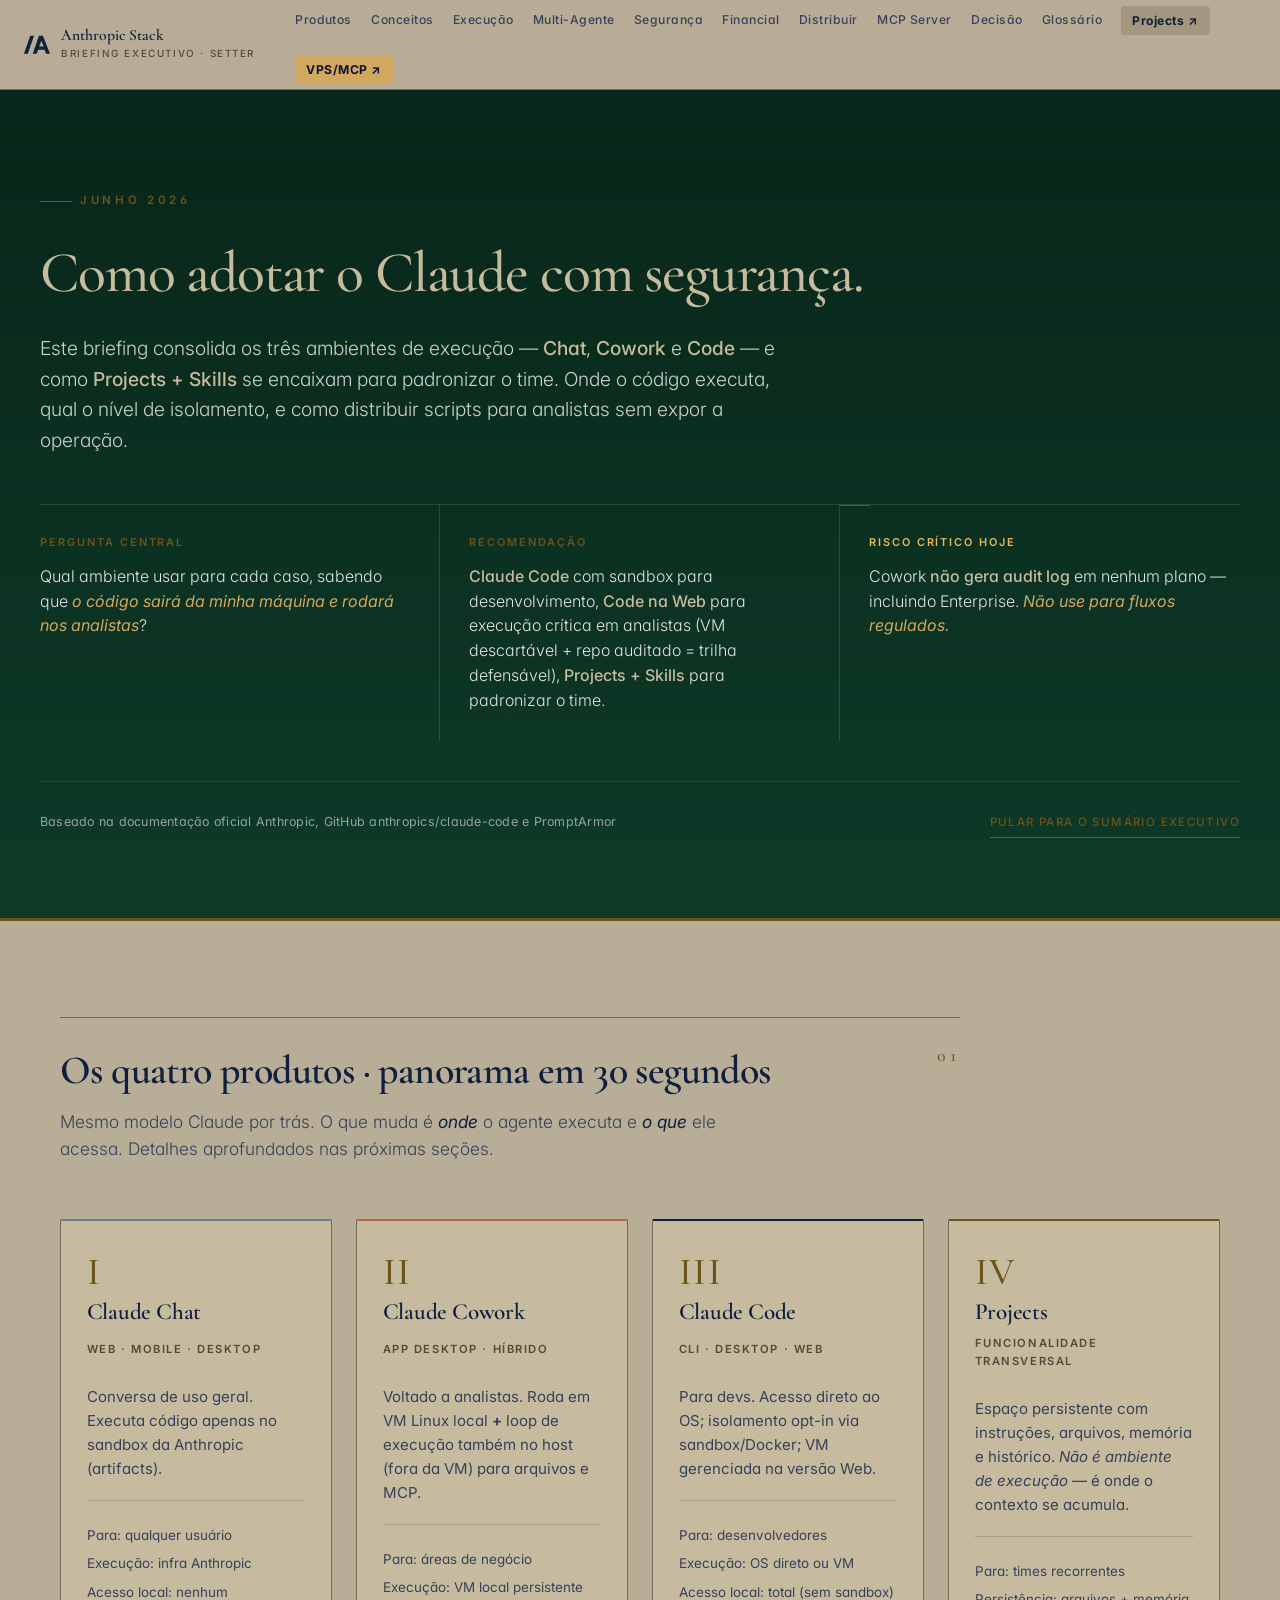
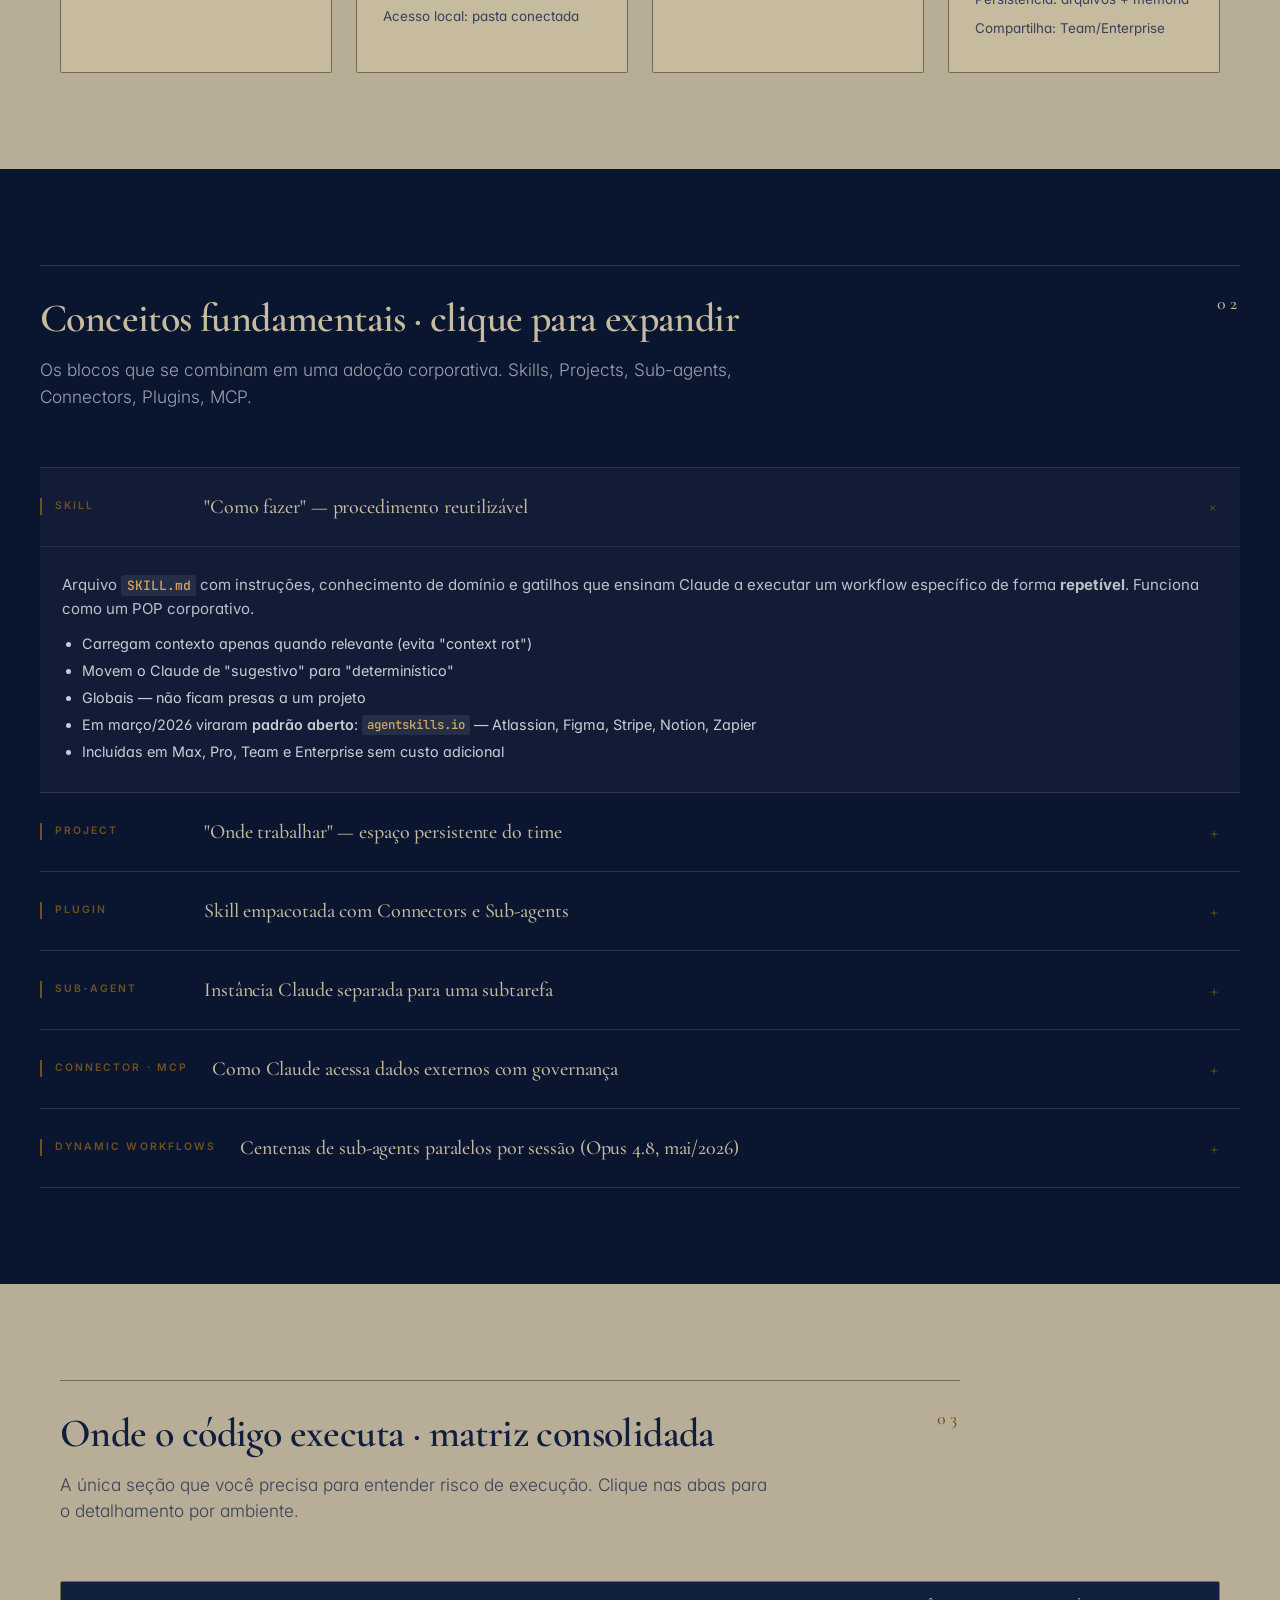
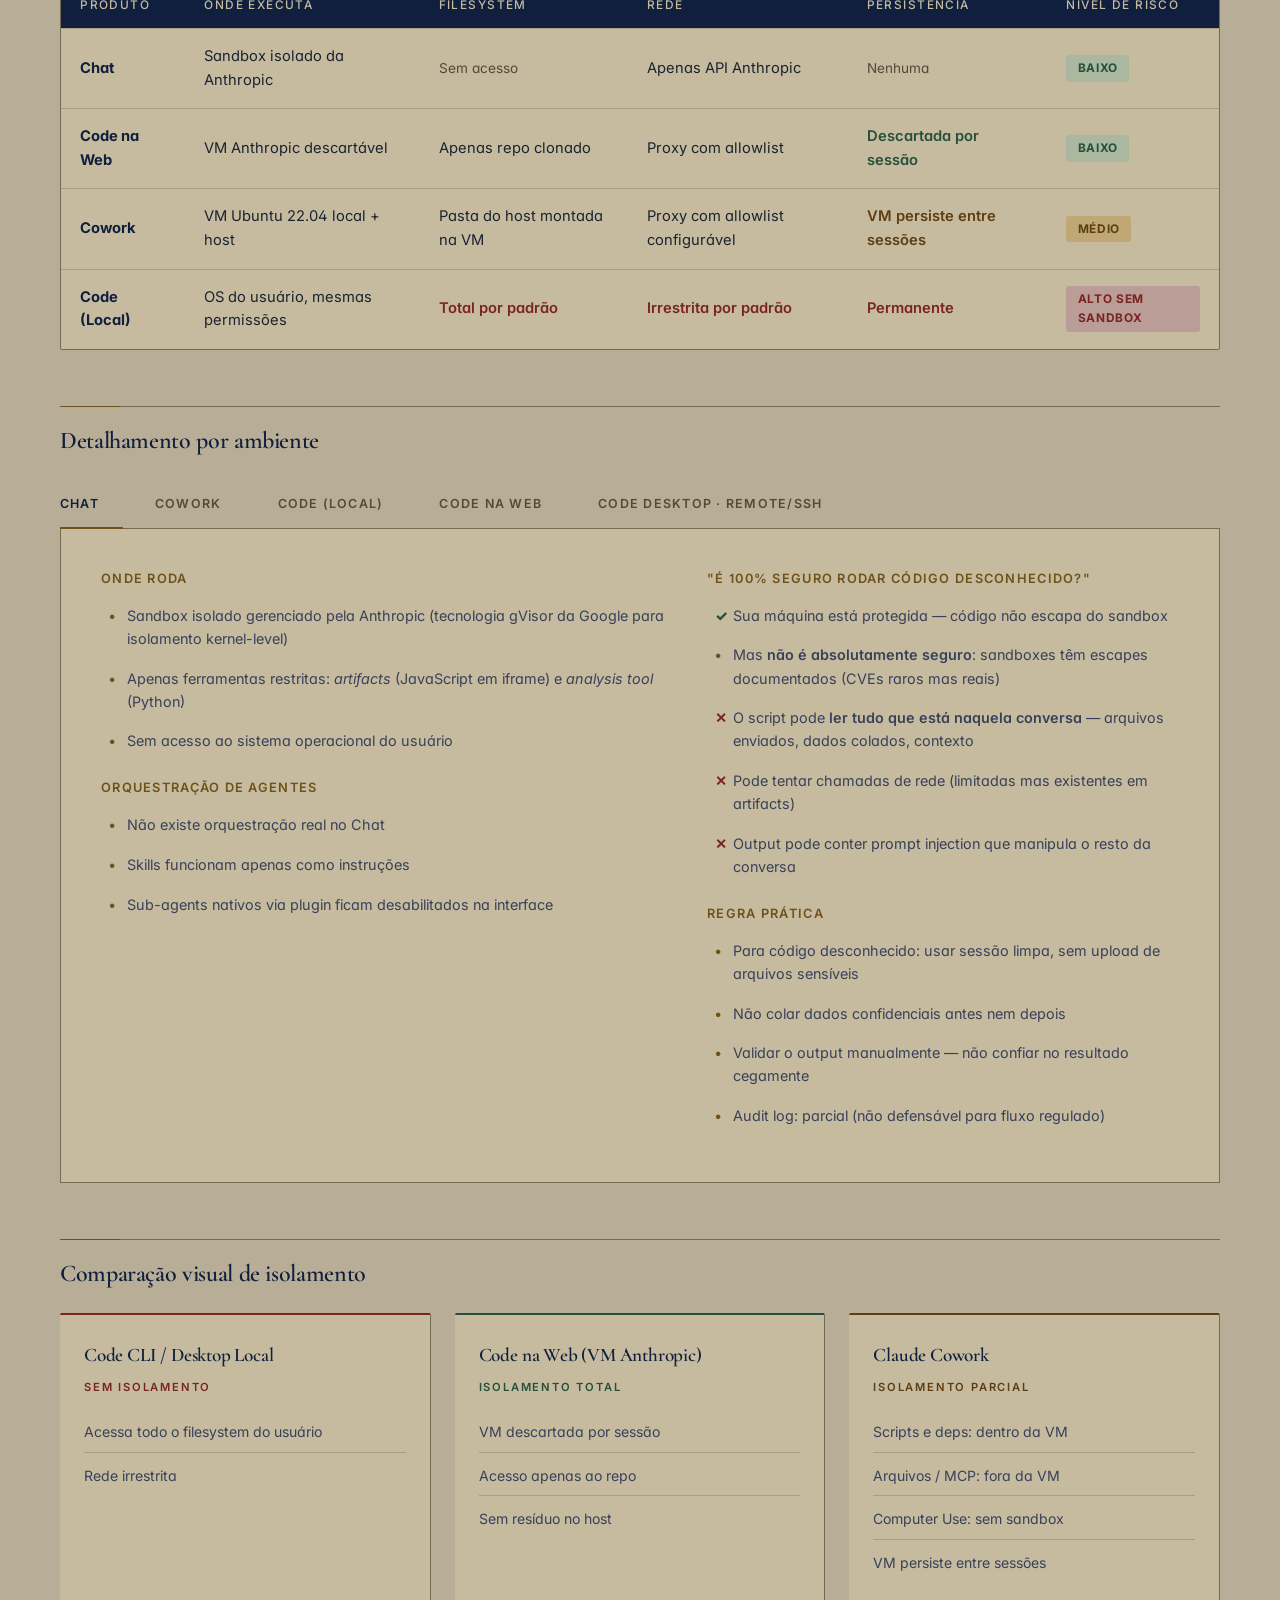
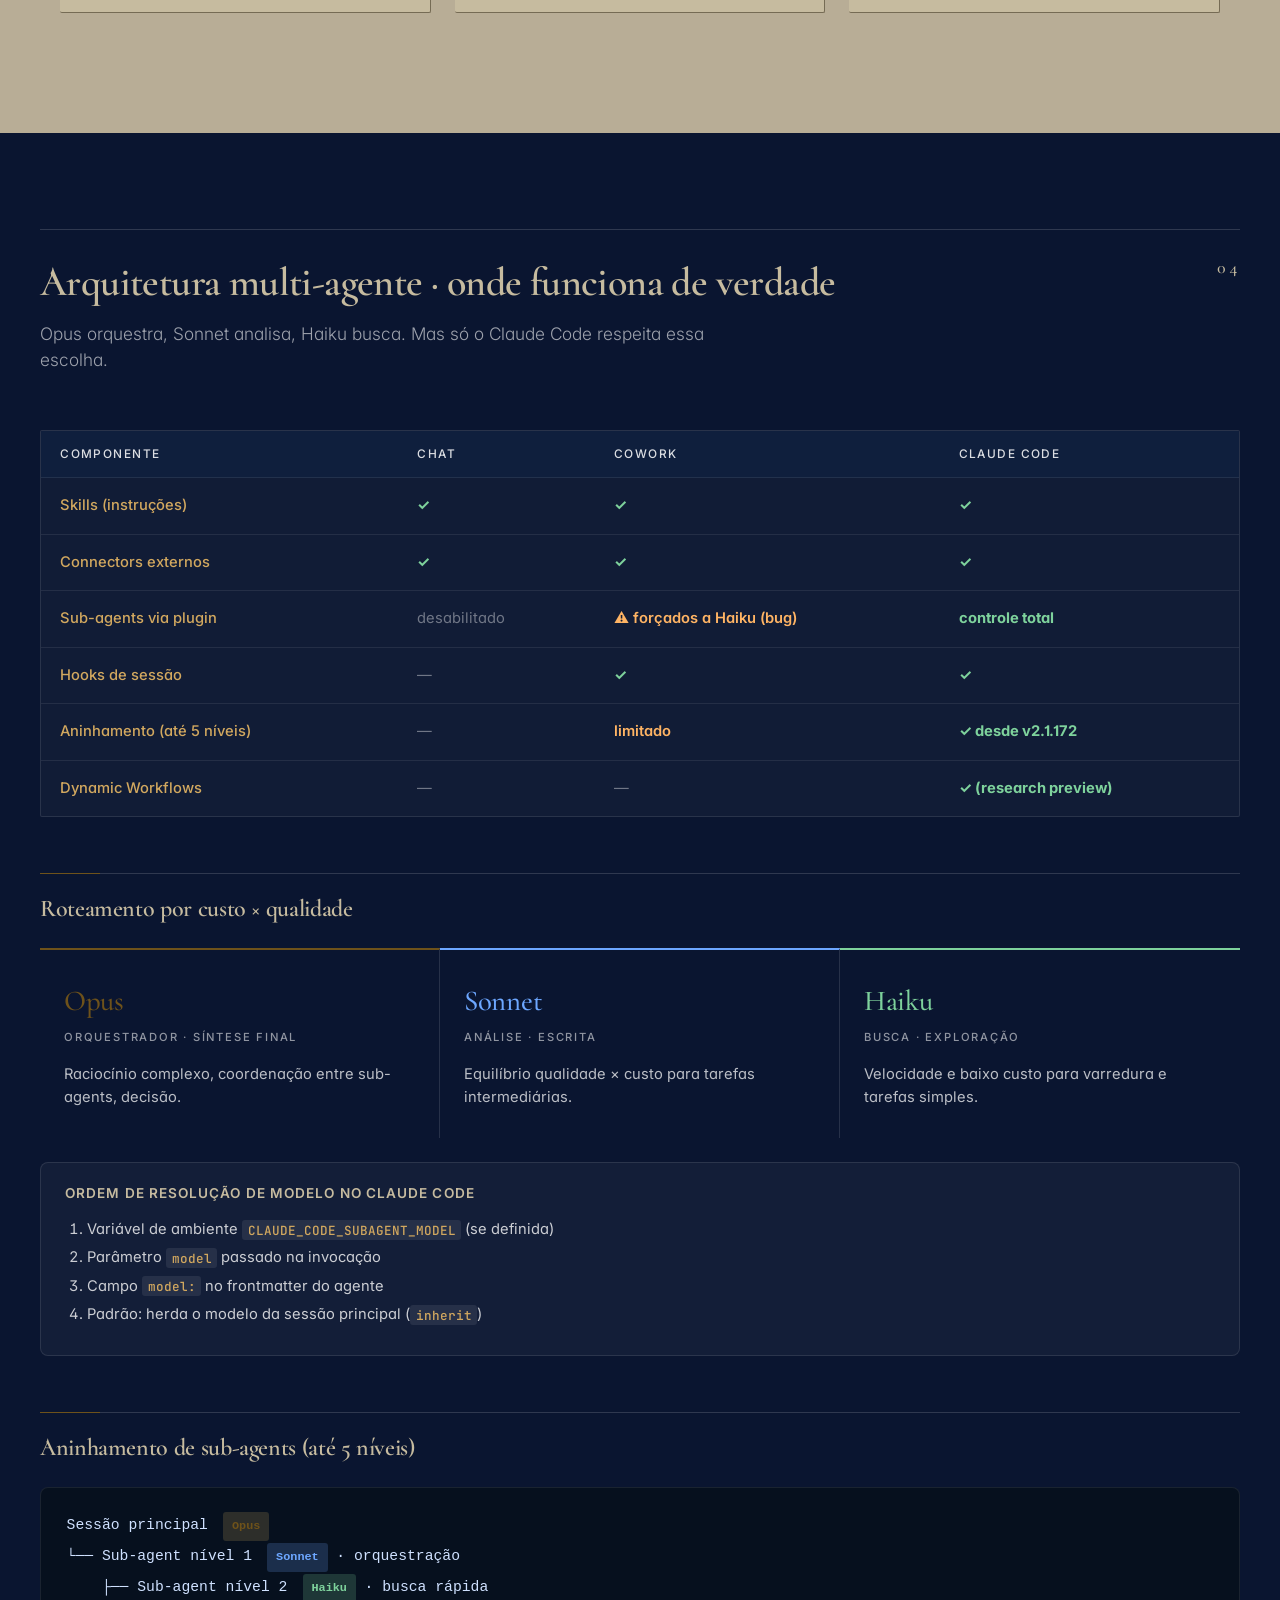
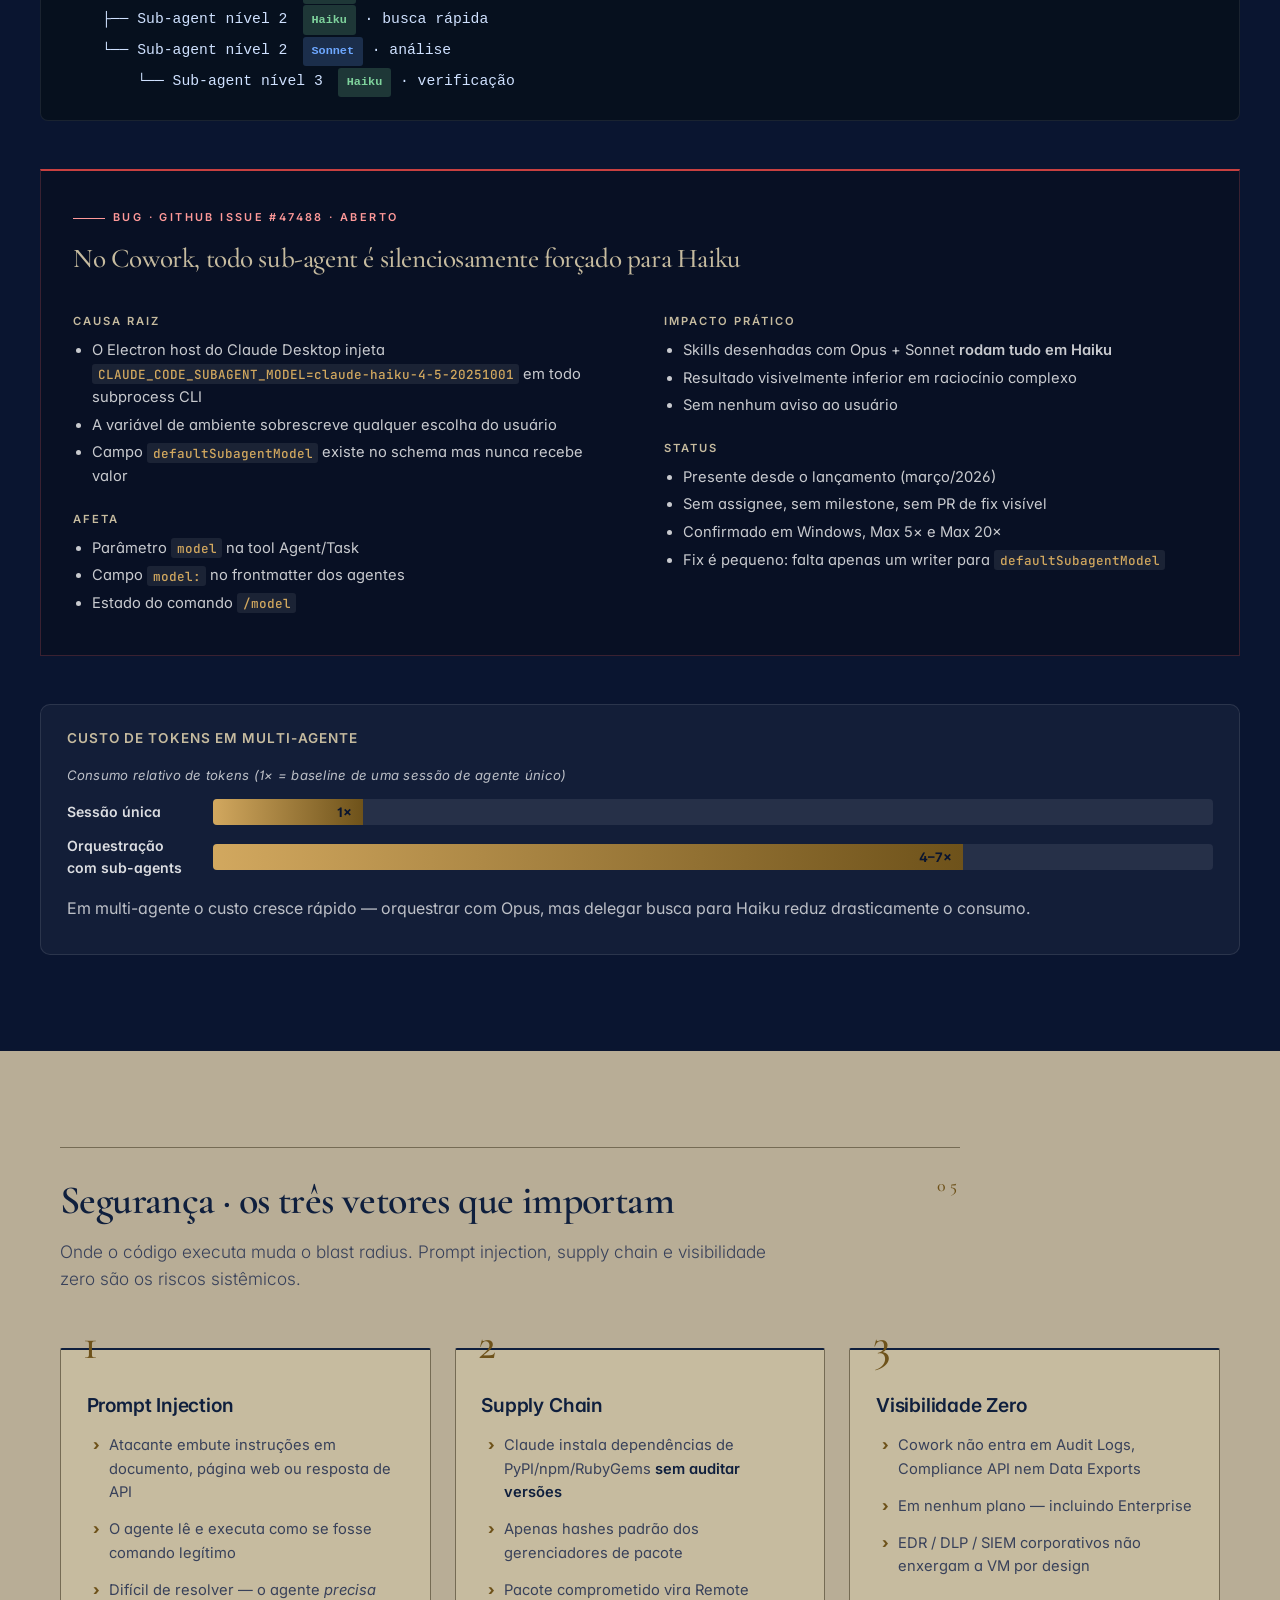
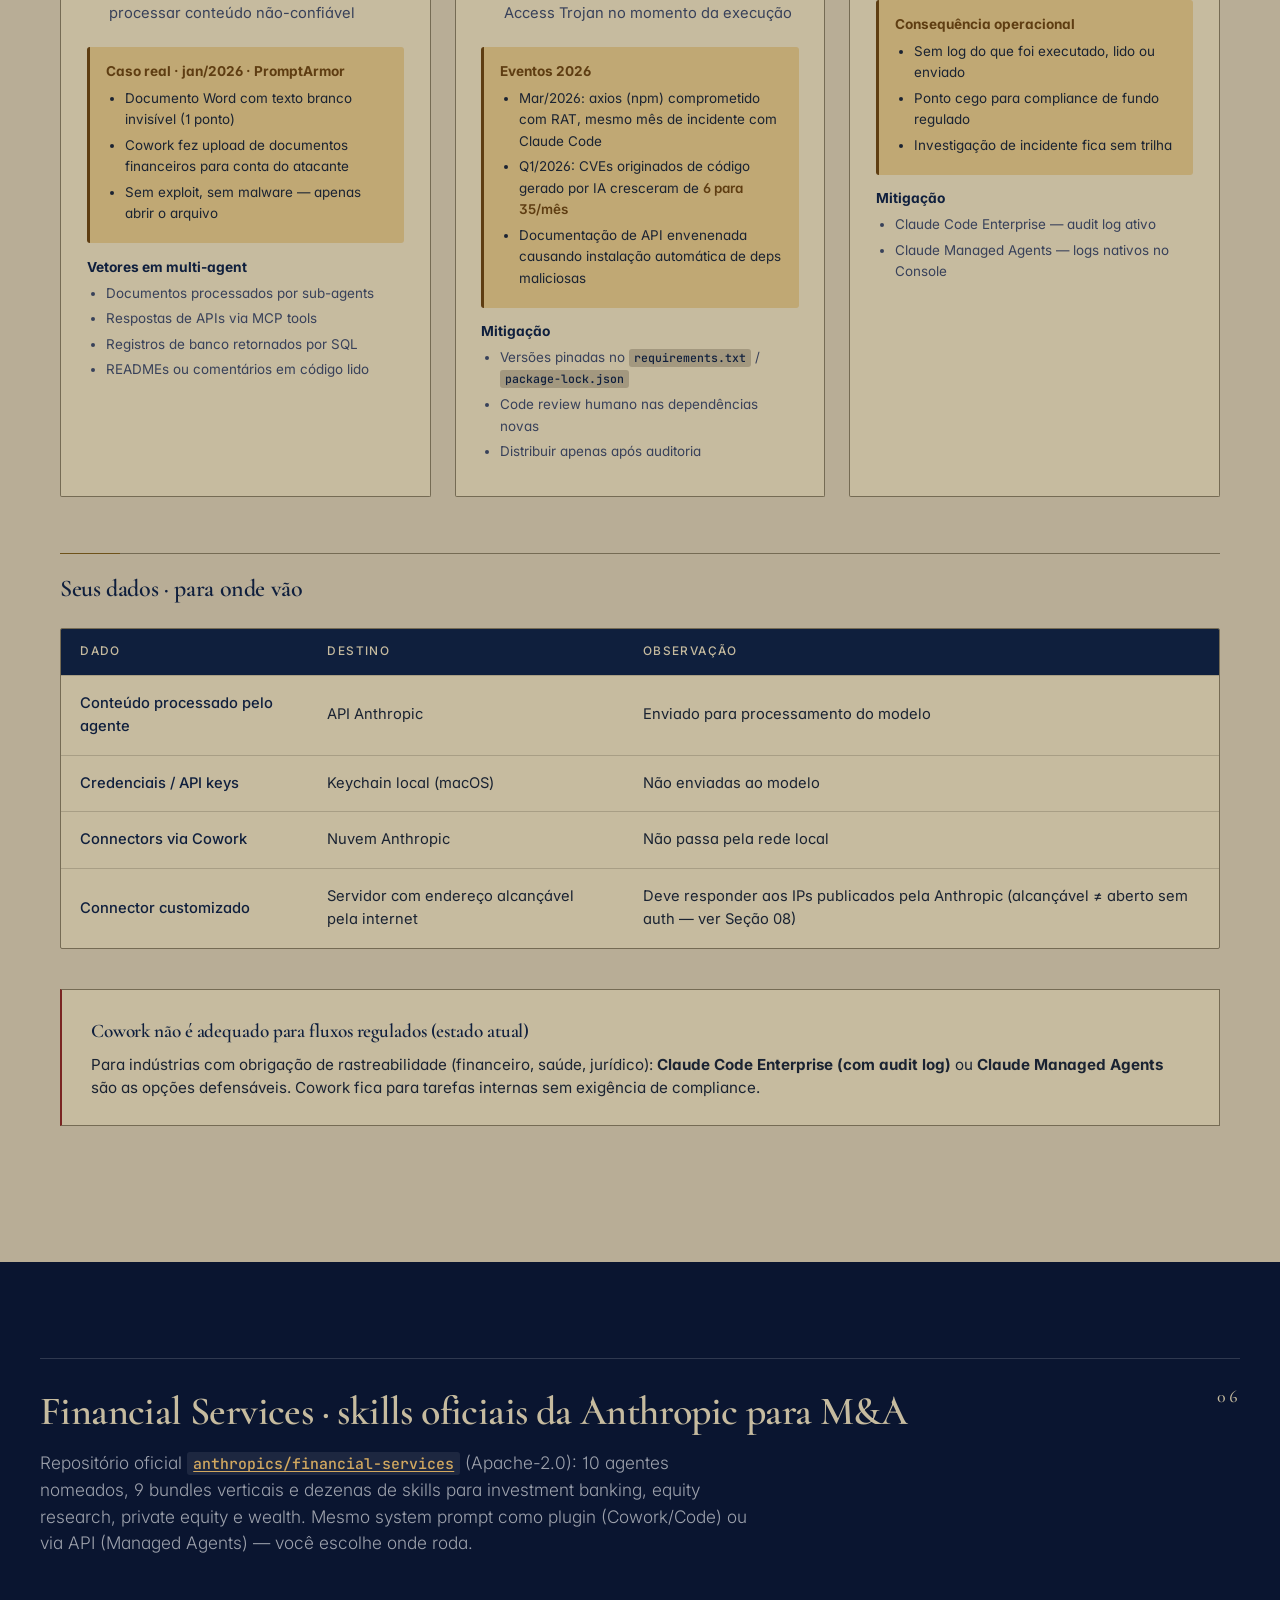
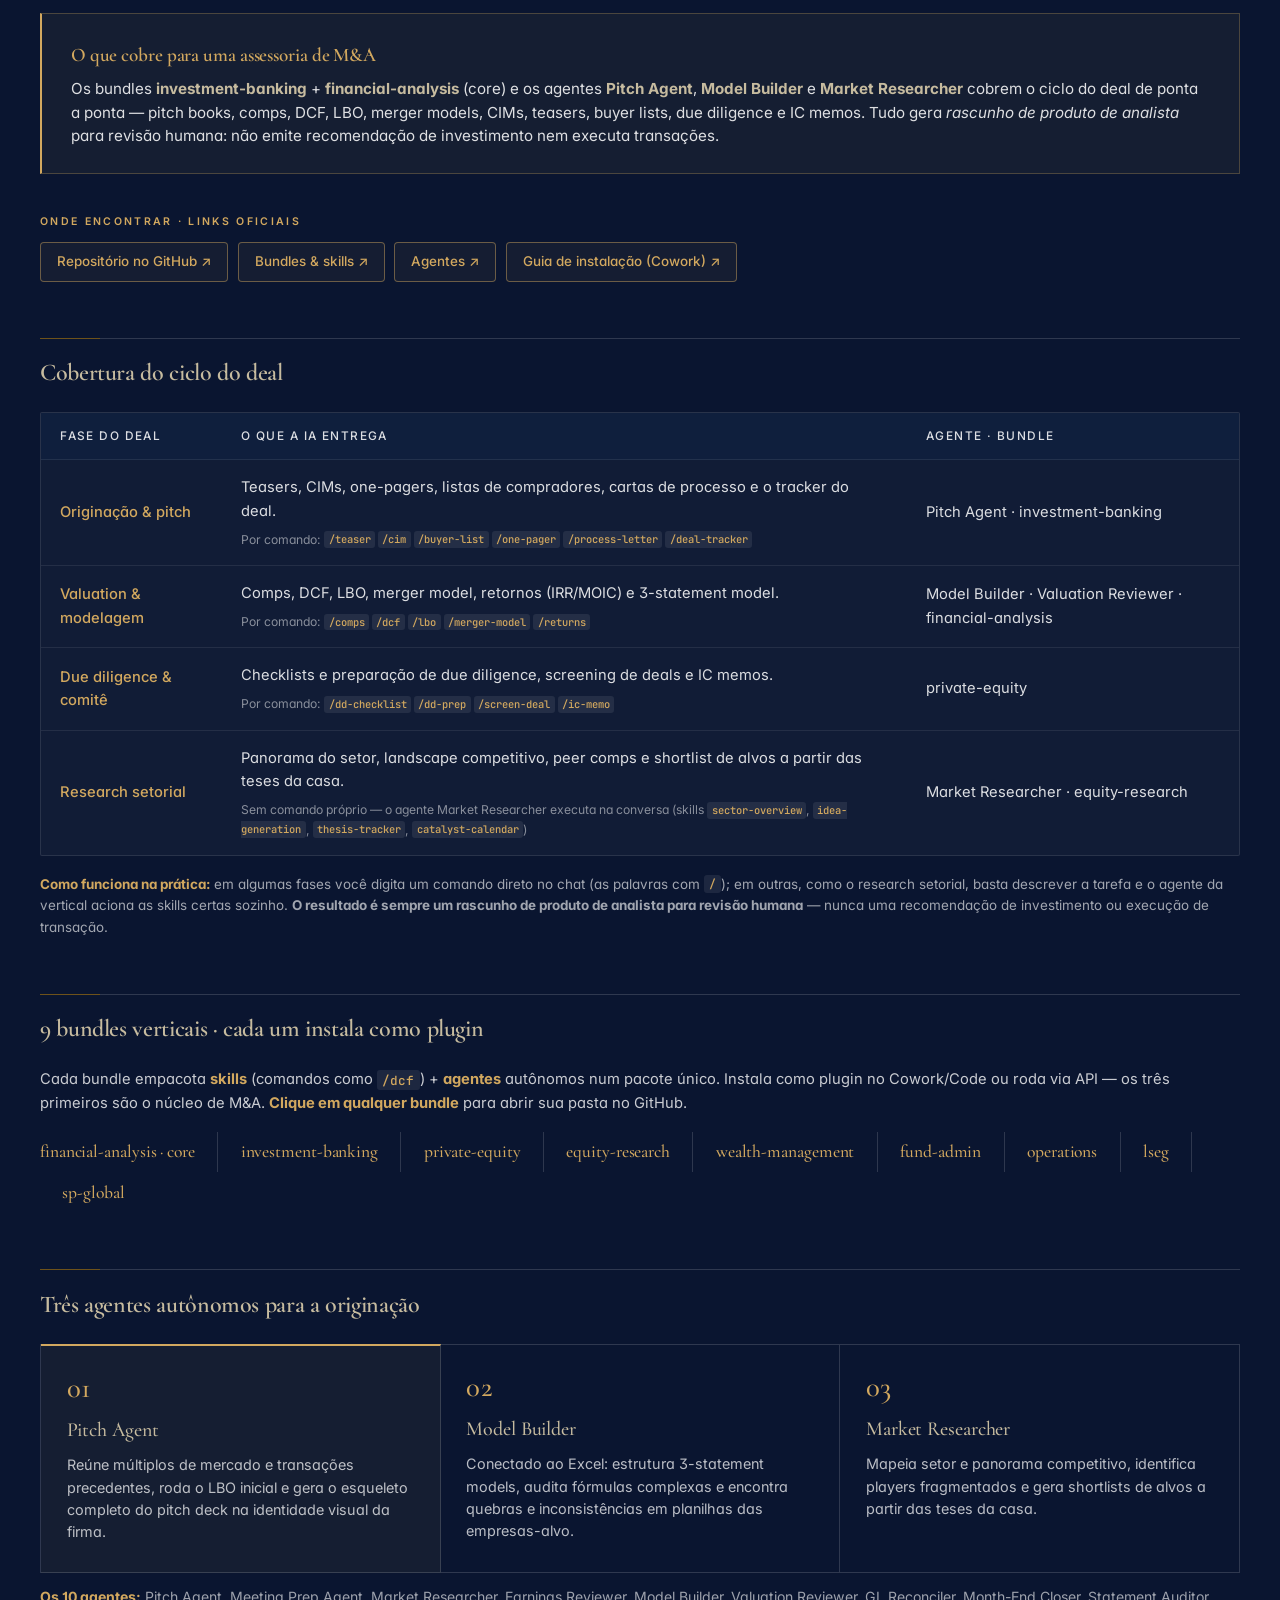
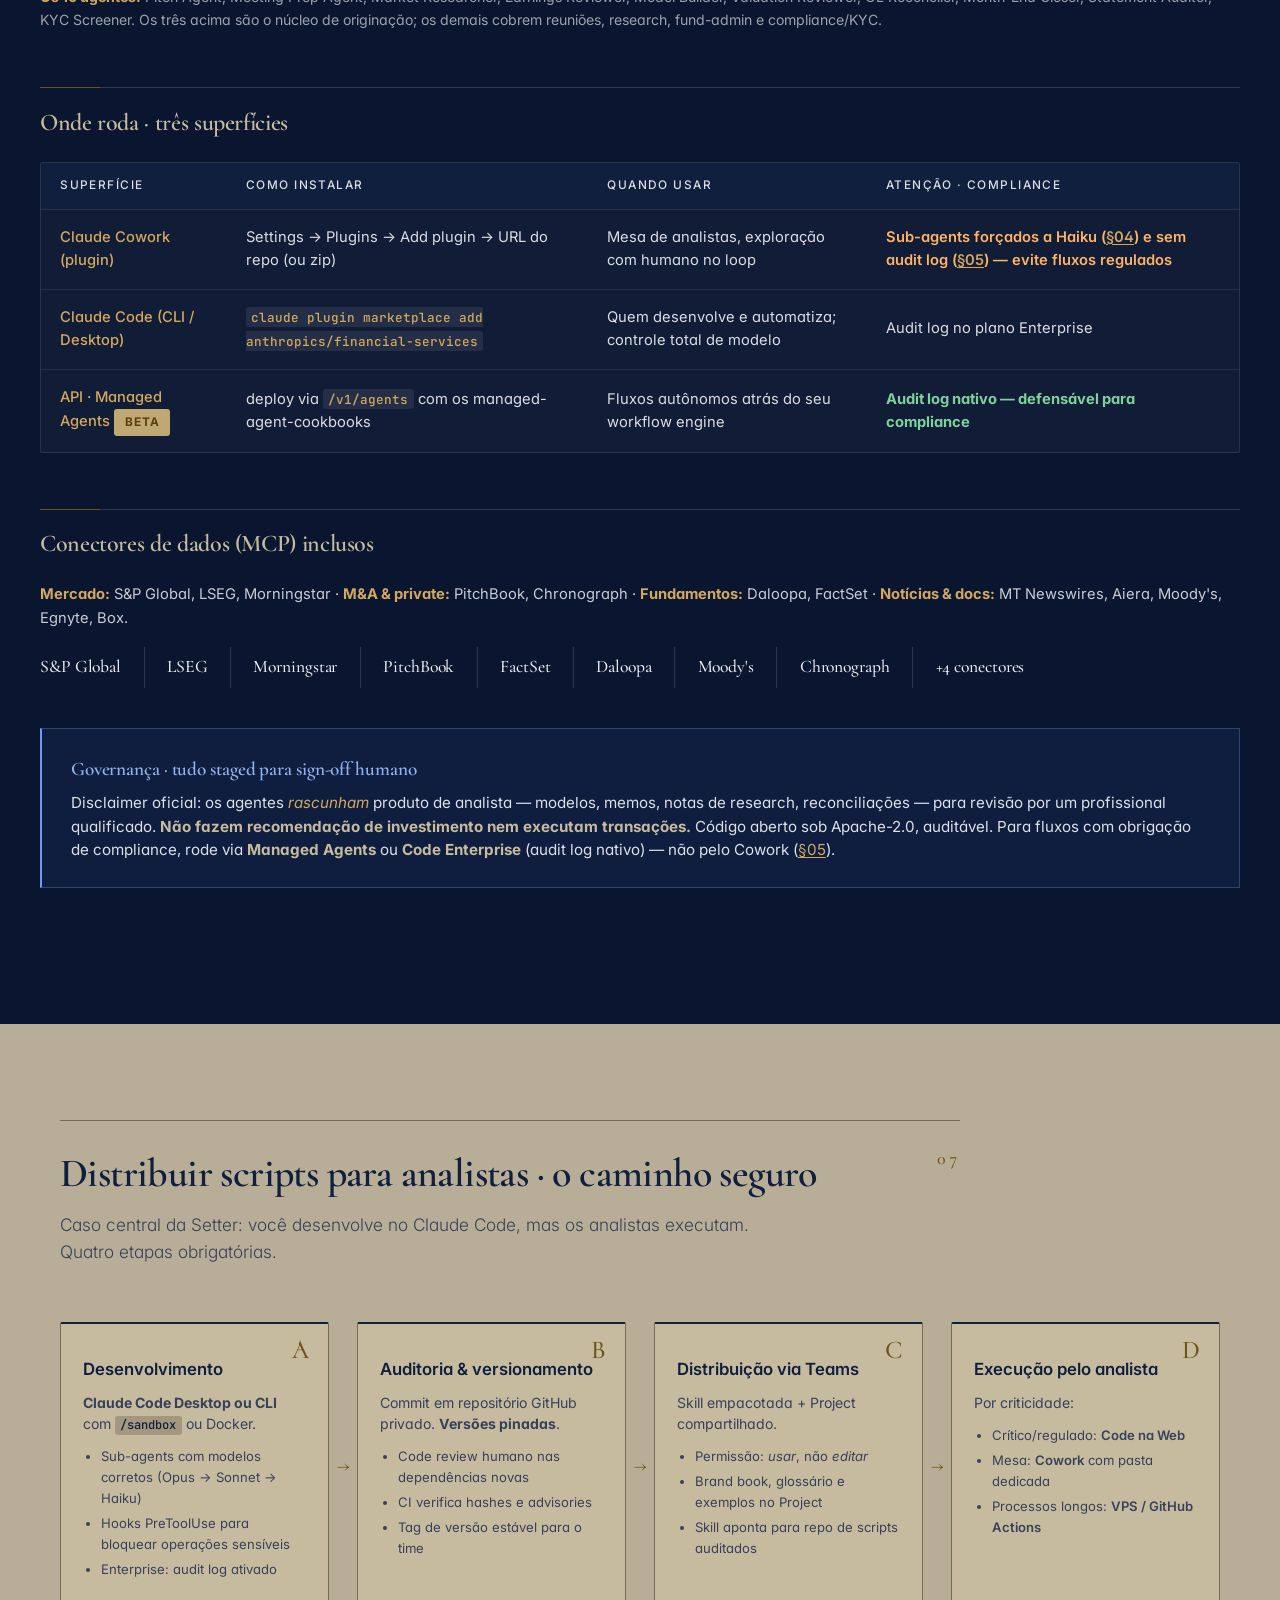
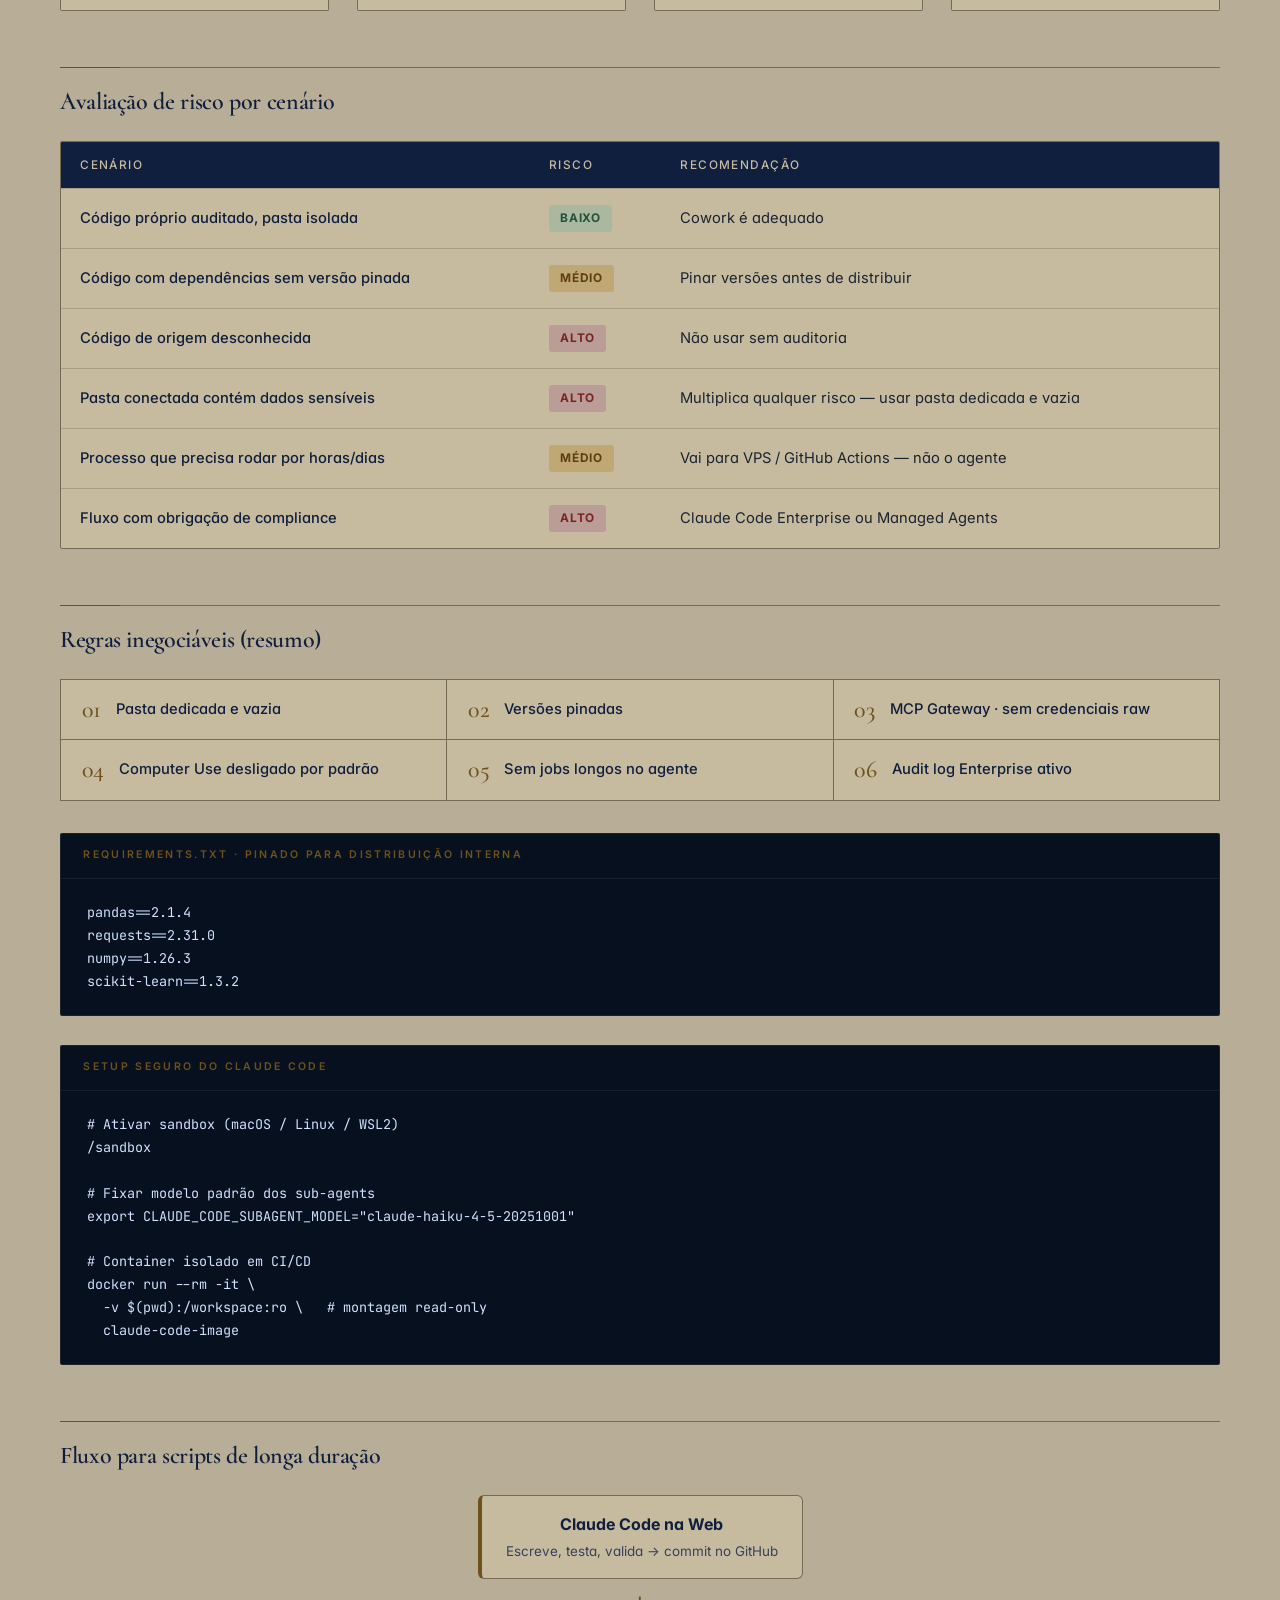
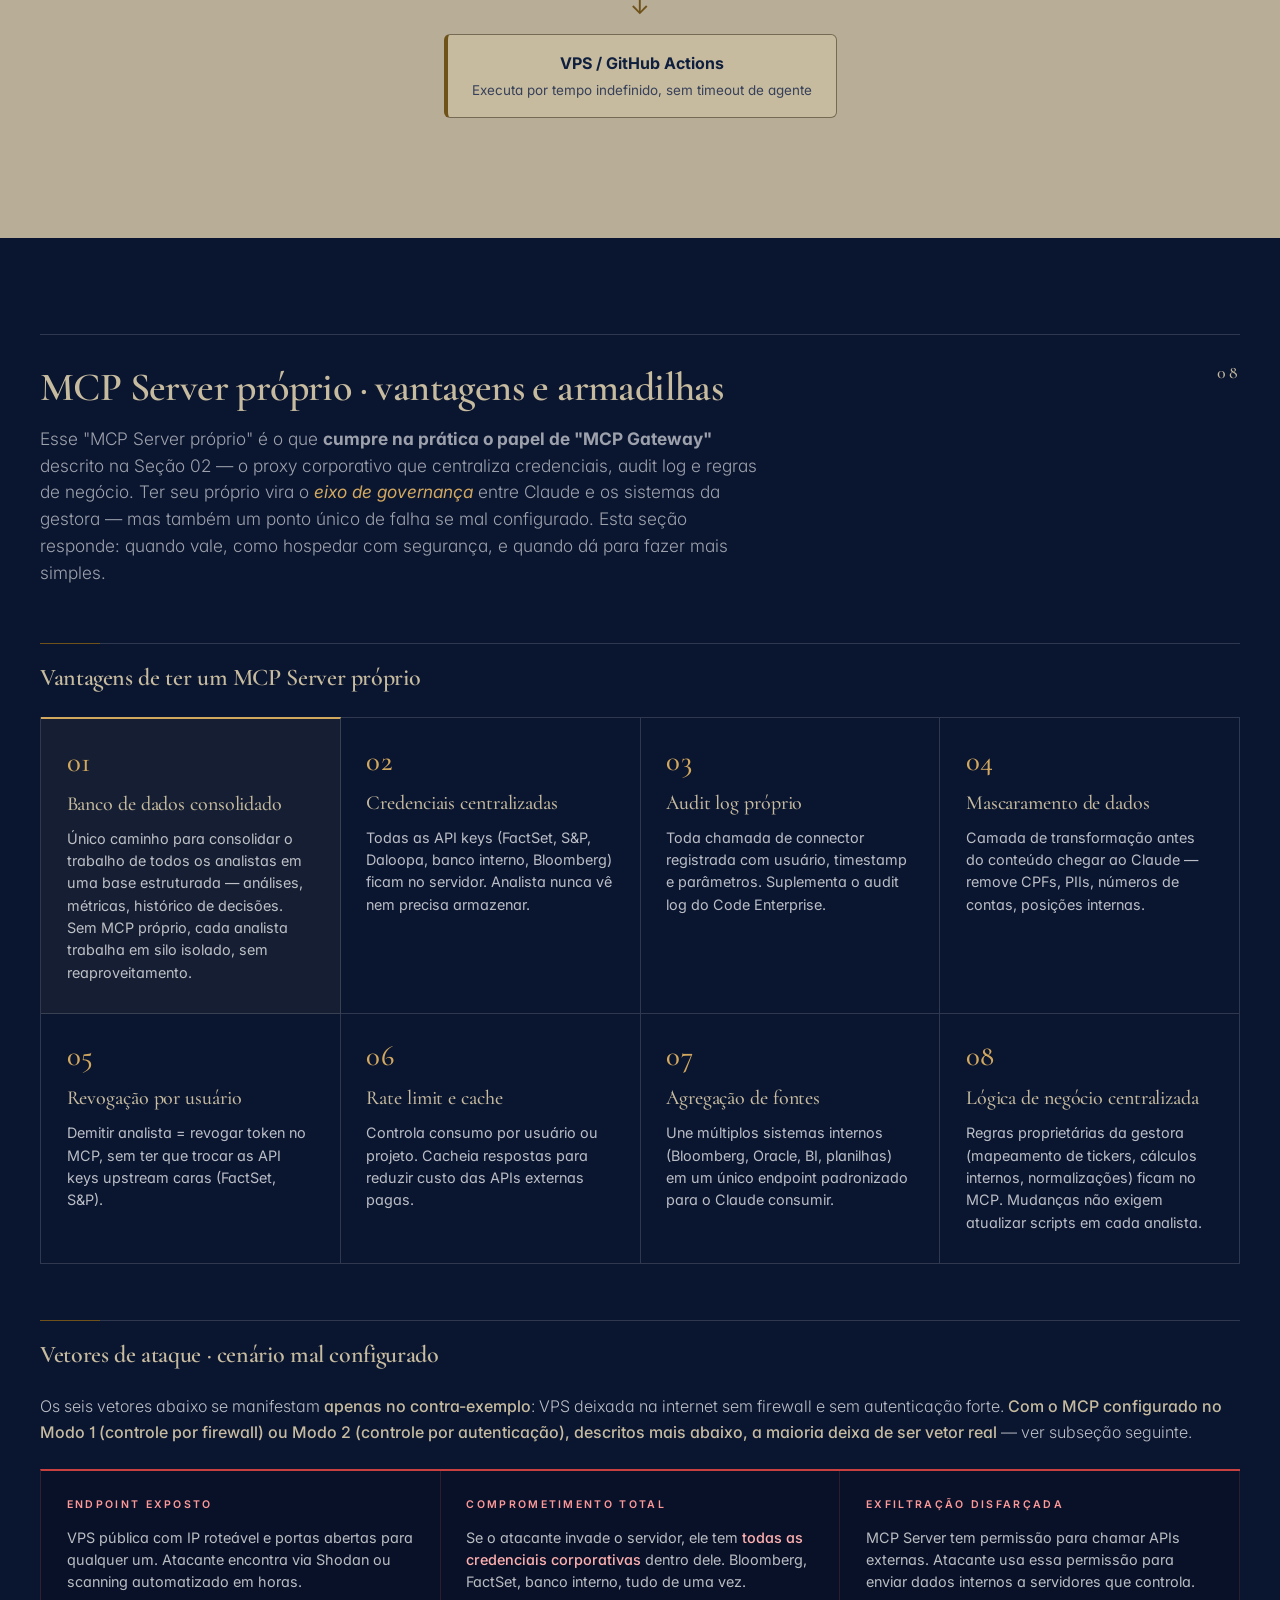
<file: index.html>
<!DOCTYPE html>
<html lang="pt-BR">
<head>
<meta charset="UTF-8" />
<meta name="viewport" content="width=device-width, initial-scale=1.0" />
<title>Anthropic Stack — Briefing Executivo | Setter Investimentos</title>
<link rel="preconnect" href="https://fonts.googleapis.com">
<link rel="preconnect" href="https://fonts.gstatic.com" crossorigin>
<link href="https://fonts.googleapis.com/css2?family=Cormorant+Garamond:wght@500;600;700&family=Inter:wght@300;400;500;600;700&family=JetBrains+Mono:wght@400;500&display=swap" rel="stylesheet">
<link rel="stylesheet" href="styles.css" />
</head>
<body>

<!-- ============ HEADER / NAV ============ -->
<header class="topbar">
  <div class="brand">
    <div class="logo-mark" aria-label="Anthropic">
      <svg viewBox="0 0 24 24" xmlns="http://www.w3.org/2000/svg" fill="currentColor" aria-hidden="true">
        <path d="M13.827 3.52h3.603L24 20h-3.603l-1.397-3.546h-5.892L11.711 20H8.108L13.827 3.52zM18.176 13.46l-2.078-5.298-2.078 5.298h4.156zM0 20l5.719-16.48h3.522L3.522 20H0z"/>
      </svg>
    </div>
    <div class="brand-text">
      <div class="brand-title">Anthropic Stack</div>
      <div class="brand-sub">Briefing Executivo · Setter</div>
    </div>
  </div>
  <nav class="topnav">
    <a href="#overview">Produtos</a>
    <a href="#concepts">Conceitos</a>
    <a href="#environments">Execução</a>
    <a href="#multi-agent">Multi-Agente</a>
    <a href="#security">Segurança</a>
    <a href="#financial">Financial</a>
    <a href="#sharing">Distribuir</a>
    <a href="#mcp-server">MCP Server</a>
    <a href="#decision">Decisão</a>
    <a href="#glossary">Glossário</a>
    <a href="projects.html" class="nav-projects">Projects ↗</a>
    <a href="vps-mcp.html" class="nav-vps">VPS/MCP ↗</a>
  </nav>
  <button class="nav-toggle" type="button" aria-label="Abrir menu" aria-expanded="false">
    <span></span><span></span><span></span>
  </button>
</header>

<!-- ============ HERO ============ -->
<section class="hero">
  <div class="hero-inner">
    <div class="hero-tag">Junho 2026</div>
    <h1>Como adotar o Claude com segurança.</h1>
    <p class="hero-lead">
      Este briefing consolida os três ambientes de execução — <strong>Chat</strong>, <strong>Cowork</strong> e <strong>Code</strong> — e como <strong>Projects + Skills</strong> se encaixam para padronizar o time. Onde o código executa, qual o nível de isolamento, e como distribuir scripts para analistas sem expor a operação.
    </p>
    <div class="hero-cards">
      <div class="hero-card">
        <div class="hc-label">Pergunta central</div>
        <div class="hc-text">Qual ambiente usar para cada caso, sabendo que <em>o código sairá da minha máquina e rodará nos analistas</em>?</div>
      </div>
      <div class="hero-card">
        <div class="hc-label">Recomendação</div>
        <div class="hc-text"><strong>Claude Code</strong> com sandbox para desenvolvimento, <strong>Code na Web</strong> para execução crítica em analistas (VM descartável + repo auditado = trilha defensável), <strong>Projects + Skills</strong> para padronizar o time.</div>
      </div>
      <div class="hero-card warn">
        <div class="hc-label">Risco crítico hoje</div>
        <div class="hc-text">Cowork <strong>não gera audit log</strong> em nenhum plano — incluindo Enterprise. <em>Não use para fluxos regulados.</em></div>
      </div>
    </div>
    <div class="hero-meta">
      <span>Baseado na documentação oficial Anthropic, GitHub anthropics/claude-code e PromptArmor</span>
      <a href="#summary" class="hero-cta">Pular para o sumário executivo</a>
    </div>
  </div>
</section>

<!-- ============ 01 — VISÃO GERAL DOS 4 PRODUTOS ============ -->
<section id="overview" class="section">
  <div class="section-head">
    <span class="section-num">01</span>
    <h2>Os quatro produtos · panorama em 30 segundos</h2>
    <p class="section-sub">Mesmo modelo Claude por trás. O que muda é <em>onde</em> o agente executa e <em>o que</em> ele acessa. Detalhes aprofundados nas próximas seções.</p>
  </div>

  <div class="env-grid">
    <div class="env-card env-chat">
      <div class="env-mono">I</div>
      <h3>Claude Chat</h3>
      <div class="env-pill">Web · Mobile · Desktop</div>
      <p>Conversa de uso geral. Executa código apenas no sandbox da Anthropic (artifacts).</p>
      <ul>
        <li>Para: qualquer usuário</li>
        <li>Execução: infra Anthropic</li>
        <li>Acesso local: nenhum</li>
      </ul>
    </div>

    <div class="env-card env-cowork">
      <div class="env-mono">II</div>
      <h3>Claude Cowork</h3>
      <div class="env-pill">App desktop · híbrido</div>
      <p>Voltado a analistas. Roda em VM Linux local <strong>+</strong> loop de execução também no host (fora da VM) para arquivos e MCP.</p>
      <ul>
        <li>Para: áreas de negócio</li>
        <li>Execução: VM local persistente</li>
        <li>Acesso local: pasta conectada</li>
      </ul>
    </div>

    <div class="env-card env-code">
      <div class="env-mono">III</div>
      <h3>Claude Code</h3>
      <div class="env-pill">CLI · Desktop · Web</div>
      <p>Para devs. Acesso direto ao OS; isolamento opt-in via sandbox/Docker; VM gerenciada na versão Web.</p>
      <ul>
        <li>Para: desenvolvedores</li>
        <li>Execução: OS direto ou VM</li>
        <li>Acesso local: total (sem sandbox)</li>
      </ul>
    </div>

    <div class="env-card env-projects">
      <div class="env-mono">IV</div>
      <h3>Projects</h3>
      <div class="env-pill">Funcionalidade transversal</div>
      <p>Espaço persistente com instruções, arquivos, memória e histórico. <em>Não é ambiente de execução</em> — é onde o contexto se acumula.</p>
      <ul>
        <li>Para: times recorrentes</li>
        <li>Persistência: arquivos + memória</li>
        <li>Compartilha: Team/Enterprise</li>
      </ul>
    </div>
  </div>
</section>

<!-- ============ 02 — CONCEITOS FUNDAMENTAIS ============ -->
<section id="concepts" class="section dark">
  <div class="section-head">
    <span class="section-num">02</span>
    <h2>Conceitos fundamentais · clique para expandir</h2>
    <p class="section-sub">Os blocos que se combinam em uma adoção corporativa. Skills, Projects, Sub-agents, Connectors, Plugins, MCP.</p>
  </div>

  <div class="accordion">
    <details open class="acc-item">
      <summary>
        <span class="acc-eyebrow">SKILL</span>
        <span class="acc-title">"Como fazer" — procedimento reutilizável</span>
      </summary>
      <div class="acc-body">
        <p>Arquivo <code>SKILL.md</code> com instruções, conhecimento de domínio e gatilhos que ensinam Claude a executar um workflow específico de forma <strong>repetível</strong>. Funciona como um POP corporativo.</p>
        <ul>
          <li>Carregam contexto apenas quando relevante (evita "context rot")</li>
          <li>Movem o Claude de "sugestivo" para "determinístico"</li>
          <li>Globais — não ficam presas a um projeto</li>
          <li>Em março/2026 viraram <strong>padrão aberto</strong>: <code>agentskills.io</code> — Atlassian, Figma, Stripe, Notion, Zapier</li>
          <li>Incluídas em Max, Pro, Team e Enterprise sem custo adicional</li>
        </ul>
      </div>
    </details>

    <details class="acc-item">
      <summary>
        <span class="acc-eyebrow">PROJECT</span>
        <span class="acc-title">"Onde trabalhar" — espaço persistente do time</span>
      </summary>
      <div class="acc-body">
        <p>Espaço de trabalho em torno de um assunto: documentos, instruções customizadas (system prompt), memória e histórico de conversas — tudo no mesmo lugar.</p>
        <ul>
          <li>Contexto sempre disponível — analista não parte do zero</li>
          <li>Arquivos de referência: brand book, glossário, exemplos passados</li>
          <li>Team/Enterprise: compartilhamento e controle de permissões (usar × editar)</li>
          <li>Enterprise: <strong>isolamento entre projetos</strong> — útil para separar clientes/mesas</li>
        </ul>
      </div>
    </details>

    <details class="acc-item">
      <summary>
        <span class="acc-eyebrow">PLUGIN</span>
        <span class="acc-title">Skill empacotada com Connectors e Sub-agents</span>
      </summary>
      <div class="acc-body">
        <p>Um Plugin agrupa três elementos:</p>
        <ul>
          <li><strong>Skills</strong> — instruções e conhecimento de domínio</li>
          <li><strong>Connectors</strong> — acesso governado a dados externos (FactSet, Google Drive, Slack…)</li>
          <li><strong>Sub-agents</strong> — instâncias Claude adicionais para subtarefas</li>
        </ul>
        <p>A <em>skill (instruções)</em> funciona igual em Chat, Cowork e Code. Já <em>sub-agents e hooks</em> têm restrições — só funcionam plenamente no Claude Code (matriz na Seção 04).</p>
      </div>
    </details>

    <details class="acc-item">
      <summary>
        <span class="acc-eyebrow">SUB-AGENT</span>
        <span class="acc-title">Instância Claude separada para uma subtarefa</span>
      </summary>
      <div class="acc-body">
        <p>Instância Claude isolada com contexto próprio que recebe uma tarefa, executa e retorna apenas o resultado final ao agente principal.</p>
        <ul>
          <li><strong>Uso ideal:</strong> tarefas independentes que não precisam se comunicar</li>
          <li><strong>Vantagem:</strong> protege o contexto principal; exploração fica na "bolha"</li>
          <li><strong>Custo:</strong> workflows multi-agente consomem <strong>4–7× mais tokens</strong> que sessão de agente único</li>
          <li>A partir do Claude Code <strong>v2.1.172 (10/jun/2026)</strong>: aninhamento até <strong>5 níveis</strong></li>
        </ul>
      </div>
    </details>

    <details class="acc-item">
      <summary>
        <span class="acc-eyebrow">CONNECTOR · MCP</span>
        <span class="acc-title">Como Claude acessa dados externos com governança</span>
      </summary>
      <div class="acc-body">
        <p><strong>Connectors</strong> são integrações governadas: FactSet, Google Drive, Slack, S&P, Daloopa, Moody's. Implementados via <strong>MCP</strong> (Model Context Protocol).</p>
        <p><strong>MCP Gateway</strong> é o padrão corporativo: um proxy central que detém as credenciais. O agente do analista chama o gateway sem nunca ver a chave da API — auditável e revogável.</p>
        <p class="mini-warn">Nunca colocar API keys ou credenciais raw em arquivos do projeto que serão distribuídos.</p>
      </div>
    </details>

    <details class="acc-item">
      <summary>
        <span class="acc-eyebrow">DYNAMIC WORKFLOWS</span>
        <span class="acc-title">Centenas de sub-agents paralelos por sessão (Opus 4.8, mai/2026)</span>
      </summary>
      <div class="acc-body">
        <p>Permite que Claude planeje uma tarefa, dispare múltiplos sub-agents paralelos e verifique resultados antes de entregar.</p>
        <ul>
          <li>Limite atual: <strong>16 agentes concorrentes</strong>, <strong>1.000 agentes por execução total</strong></li>
          <li>Disponível em Claude Code (research preview) — planos Enterprise, Team e Max</li>
          <li>Cowork: ainda não disponível</li>
        </ul>
      </div>
    </details>
  </div>
</section>

<!-- ============ 03 — ONDE EXECUTA E NÍVEL DE ISOLAMENTO ============ -->
<section id="environments" class="section">
  <div class="section-head">
    <span class="section-num">03</span>
    <h2>Onde o código executa · matriz consolidada</h2>
    <p class="section-sub">A única seção que você precisa para entender risco de execução. Clique nas abas para o detalhamento por ambiente.</p>
  </div>

  <!-- TABELA RESUMO -->
  <table class="comp-table">
    <thead>
      <tr>
        <th>Produto</th>
        <th>Onde executa</th>
        <th>Filesystem</th>
        <th>Rede</th>
        <th>Persistência</th>
        <th>Nível de risco</th>
      </tr>
    </thead>
    <tbody>
      <tr>
        <td><strong>Chat</strong></td>
        <td>Sandbox isolado da Anthropic</td>
        <td class="muted">Sem acesso</td>
        <td>Apenas API Anthropic</td>
        <td class="muted">Nenhuma</td>
        <td><span class="risk-tag risk-low">Baixo</span></td>
      </tr>
      <tr>
        <td><strong>Code na Web</strong></td>
        <td>VM Anthropic descartável</td>
        <td>Apenas repo clonado</td>
        <td>Proxy com allowlist</td>
        <td class="good">Descartada por sessão</td>
        <td><span class="risk-tag risk-low">Baixo</span></td>
      </tr>
      <tr>
        <td><strong>Cowork</strong></td>
        <td>VM Ubuntu 22.04 local + host</td>
        <td>Pasta do host montada na VM</td>
        <td>Proxy com allowlist configurável</td>
        <td class="warn">VM persiste entre sessões</td>
        <td><span class="risk-tag risk-medium">Médio</span></td>
      </tr>
      <tr>
        <td><strong>Code (Local)</strong></td>
        <td>OS do usuário, mesmas permissões</td>
        <td class="bad">Total por padrão</td>
        <td class="bad">Irrestrita por padrão</td>
        <td class="bad">Permanente</td>
        <td><span class="risk-tag risk-high">Alto sem sandbox</span></td>
      </tr>
    </tbody>
  </table>

  <!-- TABS DETALHADAS -->
  <h3 class="sub-h3">Detalhamento por ambiente</h3>
  <div class="exec-tabs">
    <button class="tab-btn active" data-tab="chat">Chat</button>
    <button class="tab-btn" data-tab="cowork">Cowork</button>
    <button class="tab-btn" data-tab="code-local">Code (Local)</button>
    <button class="tab-btn" data-tab="code-web">Code na Web</button>
    <button class="tab-btn" data-tab="code-remote">Code Desktop · Remote/SSH</button>
  </div>

  <div class="tab-panels">

    <div class="tab-panel active" id="tab-chat">
      <div class="panel-grid">
        <div>
          <h4>Onde roda</h4>
          <ul class="risk-list">
            <li>Sandbox isolado gerenciado pela Anthropic (tecnologia gVisor da Google para isolamento kernel-level)</li>
            <li>Apenas ferramentas restritas: <em>artifacts</em> (JavaScript em iframe) e <em>analysis tool</em> (Python)</li>
            <li>Sem acesso ao sistema operacional do usuário</li>
          </ul>
          <h4>Orquestração de agentes</h4>
          <ul class="risk-list">
            <li>Não existe orquestração real no Chat</li>
            <li>Skills funcionam apenas como instruções</li>
            <li>Sub-agents nativos via plugin ficam desabilitados na interface</li>
          </ul>
        </div>
        <div>
          <h4>"É 100% seguro rodar código desconhecido?"</h4>
          <ul class="risk-list">
            <li class="good">Sua máquina está protegida — código não escapa do sandbox</li>
            <li class="warn">Mas <strong>não é absolutamente seguro</strong>: sandboxes têm escapes documentados (CVEs raros mas reais)</li>
            <li class="bad">O script pode <strong>ler tudo que está naquela conversa</strong> — arquivos enviados, dados colados, contexto</li>
            <li class="bad">Pode tentar chamadas de rede (limitadas mas existentes em artifacts)</li>
            <li class="bad">Output pode conter prompt injection que manipula o resto da conversa</li>
          </ul>
          <h4>Regra prática</h4>
          <ul class="risk-list">
            <li>Para código desconhecido: usar sessão limpa, sem upload de arquivos sensíveis</li>
            <li>Não colar dados confidenciais antes nem depois</li>
            <li>Validar o output manualmente — não confiar no resultado cegamente</li>
            <li>Audit log: parcial (não defensável para fluxo regulado)</li>
          </ul>
        </div>
      </div>
    </div>

    <div class="tab-panel" id="tab-cowork">
      <div class="panel-grid">
        <div>
          <h4>Dois ambientes simultâneos</h4>
          <ul class="risk-list">
            <li class="good"><strong>Dentro da VM (isolado):</strong> bash, pip/npm install, scripts, compilação</li>
            <li class="good">Ubuntu 22.04 via Apple Virtualization Framework (macOS) ou Hyper-V (Windows)</li>
            <li class="bad"><strong>Fora da VM (sem sandbox):</strong> leitura/escrita nas pastas conectadas via VirtioFS</li>
            <li class="bad">Web fetches, MCP servers locais e Computer Use também rodam no host</li>
          </ul>
          <h4>VirtioFS — como o arquivo "sai" da VM</h4>
          <div class="diagram">
            <code>VM Linux (Ubuntu 22.04)<br />
            └── /mnt/.virtiofs-root/shared/pasta-do-usuario/<br />
            &nbsp;&nbsp;&nbsp;&nbsp;&nbsp;&nbsp;&nbsp;&nbsp;↕ VirtioFS (bidirecional)<br />
            Host (macOS / Windows)<br />
            └── ~/pasta-do-usuario/   ← arquivo aparece aqui</code>
          </div>
          <ul class="risk-list">
            <li>Output do script aparece <strong>instantaneamente</strong> na pasta do host</li>
            <li>Não há etapa de cópia ou transferência manual</li>
          </ul>
        </div>
        <div>
          <h4>O que código malicioso pode (e não pode) fazer</h4>
          <table class="mini-table">
            <tr><td>Ler/escrever na pasta conectada</td><td class="bad">✓ Sim</td></tr>
            <tr><td>Enviar dados para servidor externo</td><td class="warn">✓ (sujeito a egress)</td></tr>
            <tr><td>Acessar SSH keys, ~/.aws, ~/.ssh</td><td class="good">✕ Se fora da pasta</td></tr>
            <tr><td>Acessar outros diretórios</td><td class="good">✕ Bloqueado pela VM</td></tr>
            <tr><td>Persistir entre sessões</td><td class="bad">✓ VM não é descartada</td></tr>
          </table>
          <h4>Vulnerabilidades estruturais</h4>
          <ul class="risk-list">
            <li class="bad">Sem audit log em nenhum plano (incluindo Enterprise)</li>
            <li class="bad">EDR / DLP / SIEM corporativos não enxergam a VM</li>
            <li class="bad">Computer Use roda no host — sem sandbox algum</li>
          </ul>
        </div>
      </div>
    </div>

    <div class="tab-panel" id="tab-code-local">
      <div class="panel-grid">
        <div>
          <h4>Onde roda</h4>
          <p>Direto no OS, com as permissões do usuário. <strong>Sem isolamento por padrão</strong>.</p>
          <h4>Isolamento opt-in</h4>
          <table class="mini-table">
            <tr><th>Opção</th><th>Plataforma</th><th>Docker?</th></tr>
            <tr><td><code>/sandbox</code> Seatbelt</td><td>macOS</td><td>Não</td></tr>
            <tr><td><code>/sandbox</code> bubblewrap+socat</td><td>Linux/WSL2</td><td>Não (2 pacotes)</td></tr>
            <tr><td><code>/sandbox</code> nativo</td><td class="bad">Windows nativo</td><td class="bad">Não suportado</td></tr>
            <tr><td>DevContainer</td><td>Cross</td><td>Sim</td></tr>
            <tr><td>Docker Sandbox (microVM)</td><td>macOS/Windows</td><td>Sim</td></tr>
          </table>
          <p class="mini-warn">No Windows nativo o sandbox <code>/sandbox</code> não funciona — use <strong>Docker</strong>.</p>
        </div>
        <div>
          <h4>Camadas de controle</h4>
          <ul class="risk-list">
            <li>Permissões Allow/Ask/Deny por ferramenta — contornável via shell</li>
            <li>Sandbox kernel-level (opt-in)</li>
            <li>Hooks PreToolUse — inspeciona e bloqueia operações</li>
            <li class="good">Audit log disponível no plano Enterprise</li>
          </ul>
          <h4>CVEs documentadas</h4>
          <div class="cve-card">
            <div class="cve-badge">CVE-2025-59536</div>
            <div class="cve-score">CVSS 8.8</div>
            <p>Código em projeto não-confiável executava antes do prompt de confiança. <strong>Corrigida</strong> nas versões do Claude Code lançadas após nov/2025 — manter sempre atualizado.</p>
          </div>
          <div class="cve-card">
            <div class="cve-badge">CVE-2026-21852</div>
            <div class="cve-score">CVSS 5.3</div>
            <p>Repositórios maliciosos podiam exfiltrar API keys via arquivos de configuração. <strong>Corrigida</strong> em fev/2026 — manter <code>claude-code</code> em versão recente é mitigação suficiente.</p>
          </div>
        </div>
      </div>
    </div>

    <div class="tab-panel" id="tab-code-web">
      <div class="panel-grid">
        <div>
          <h4>VM Anthropic descartável</h4>
          <ul class="risk-list">
            <li class="good">VM isolada gerenciada pela Anthropic</li>
            <li class="good">Descartada ao encerrar a sessão — sem resíduo na máquina</li>
          </ul>
          <h4>Pré-requisitos</h4>
          <ul class="risk-list">
            <li>Repositório no GitHub conectado</li>
            <li>Código precisa estar commitado — não aceita scripts colados</li>
          </ul>
          <h4>Pré-instalado na VM</h4>
          <ul class="risk-list">
            <li>Linguagens: Python 3.x, Node.js 20/21/22, Ruby, PHP, Java, Go, Rust, C/C++</li>
            <li>Bancos: PostgreSQL 16, Redis 7.0</li>
            <li>Infra: Docker, git, utilitários comuns</li>
            <li>Acesso padrão a PyPI, npm, RubyGems, crates.io</li>
          </ul>
        </div>
        <div>
          <h4>Limites importantes</h4>
          <ul class="risk-list">
            <li>Timeout bash: <strong>2 minutos</strong> (configurável via <code>BASH_MAX_TIMEOUT_MS</code>)</li>
            <li>Janela de uso: <strong>5 horas de uso ativo a cada 5 horas (cota rolante)</strong>, compartilhada com Chat e Cowork no mesmo plano</li>
            <li class="bad">Não adequado para processos contínuos de longa duração</li>
          </ul>
          <h4>Quando usar</h4>
          <ul class="risk-list">
            <li class="good">Scripts críticos que acessam dados sensíveis</li>
            <li class="good">Fluxos que precisam de rastreabilidade</li>
            <li class="good">VM descartável + repo auditado = trilha defensável</li>
          </ul>
        </div>
      </div>
    </div>

    <div class="tab-panel" id="tab-code-remote">
      <div class="panel-grid">
        <div>
          <h4>Aba "Code" do app desktop · três modos</h4>
          <table class="mini-table">
            <tr><th>Modo</th><th>Onde executa</th></tr>
            <tr><td><strong>Local</strong></td><td>Sua máquina, sem isolamento</td></tr>
            <tr><td><strong>Remote</strong></td><td>VM Anthropic (mesma do Code na Web)</td></tr>
            <tr><td><strong>SSH</strong></td><td>Sua máquina remota (VPS, servidor próprio)</td></tr>
          </table>
        </div>
        <div>
          <h4>Aviso: "Remote Control" ≠ "Code na Web"</h4>
          <ul class="risk-list">
            <li>Remote Control é uma <strong>janela web/mobile</strong> para sua sessão local</li>
            <li>A execução continua na sua máquina — sem isolamento adicional</li>
            <li>Parece remoto, mas roda local</li>
          </ul>
        </div>
      </div>
    </div>

  </div>

  <!-- COMPARAÇÃO VISUAL DE ISOLAMENTO -->
  <h3 class="sub-h3">Comparação visual de isolamento</h3>
  <div class="isolation-grid">
    <div class="iso-card iso-none">
      <div class="iso-name">Code CLI / Desktop Local</div>
      <div class="iso-status">Sem isolamento</div>
      <ul>
        <li>Acessa todo o filesystem do usuário</li>
        <li>Rede irrestrita</li>
      </ul>
    </div>
    <div class="iso-card iso-full">
      <div class="iso-name">Code na Web (VM Anthropic)</div>
      <div class="iso-status">Isolamento total</div>
      <ul>
        <li>VM descartada por sessão</li>
        <li>Acesso apenas ao repo</li>
        <li>Sem resíduo no host</li>
      </ul>
    </div>
    <div class="iso-card iso-partial">
      <div class="iso-name">Claude Cowork</div>
      <div class="iso-status">Isolamento parcial</div>
      <ul>
        <li>Scripts e deps: dentro da VM</li>
        <li>Arquivos / MCP: fora da VM</li>
        <li>Computer Use: sem sandbox</li>
        <li>VM persiste entre sessões</li>
      </ul>
    </div>
  </div>
</section>

<!-- ============ 04 — MULTI-AGENTE ============ -->
<section id="multi-agent" class="section dark">
  <div class="section-head">
    <span class="section-num">04</span>
    <h2>Arquitetura multi-agente · onde funciona de verdade</h2>
    <p class="section-sub">Opus orquestra, Sonnet analisa, Haiku busca. Mas só o Claude Code respeita essa escolha.</p>
  </div>

  <!-- MATRIZ DE CAPACIDADES -->
  <table class="comp-table wide">
    <thead>
      <tr><th>Componente</th><th>Chat</th><th>Cowork</th><th>Claude Code</th></tr>
    </thead>
    <tbody>
      <tr><td>Skills (instruções)</td><td class="yes">✓</td><td class="yes">✓</td><td class="yes">✓</td></tr>
      <tr><td>Connectors externos</td><td class="yes">✓</td><td class="yes">✓</td><td class="yes">✓</td></tr>
      <tr><td>Sub-agents via plugin</td><td class="no">desabilitado</td><td class="warn">⚠ forçados a Haiku (bug)</td><td class="yes">controle total</td></tr>
      <tr><td>Hooks de sessão</td><td class="no">—</td><td class="yes">✓</td><td class="yes">✓</td></tr>
      <tr><td>Aninhamento (até 5 níveis)</td><td class="no">—</td><td class="warn">limitado</td><td class="yes">✓ desde v2.1.172</td></tr>
      <tr><td>Dynamic Workflows</td><td class="no">—</td><td class="no">—</td><td class="yes">✓ (research preview)</td></tr>
    </tbody>
  </table>

  <!-- ROTEAMENTO DE MODELOS -->
  <h3 class="sub-h3">Roteamento por custo × qualidade</h3>
  <div class="routing-grid">
    <div class="route-card route-opus">
      <div class="route-name">Opus</div>
      <div class="route-role">Orquestrador · síntese final</div>
      <p>Raciocínio complexo, coordenação entre sub-agents, decisão.</p>
    </div>
    <div class="route-card route-sonnet">
      <div class="route-name">Sonnet</div>
      <div class="route-role">Análise · escrita</div>
      <p>Equilíbrio qualidade × custo para tarefas intermediárias.</p>
    </div>
    <div class="route-card route-haiku">
      <div class="route-name">Haiku</div>
      <div class="route-role">Busca · exploração</div>
      <p>Velocidade e baixo custo para varredura e tarefas simples.</p>
    </div>
  </div>

  <div class="resolution-card">
    <h4>Ordem de resolução de modelo no Claude Code</h4>
    <ol>
      <li>Variável de ambiente <code>CLAUDE_CODE_SUBAGENT_MODEL</code> (se definida)</li>
      <li>Parâmetro <code>model</code> passado na invocação</li>
      <li>Campo <code>model:</code> no frontmatter do agente</li>
      <li>Padrão: herda o modelo da sessão principal (<code>inherit</code>)</li>
    </ol>
  </div>

  <!-- ANINHAMENTO -->
  <h3 class="sub-h3">Aninhamento de sub-agents (até 5 níveis)</h3>
  <div class="nest-diagram">
    <div class="nest-line nest-l0">Sessão principal <span class="nest-model nest-opus">Opus</span></div>
    <div class="nest-line nest-l1">└── Sub-agent nível 1 <span class="nest-model nest-sonnet">Sonnet</span> · orquestração</div>
    <div class="nest-line nest-l2">&nbsp;&nbsp;&nbsp;&nbsp;├── Sub-agent nível 2 <span class="nest-model nest-haiku">Haiku</span> · busca rápida</div>
    <div class="nest-line nest-l2">&nbsp;&nbsp;&nbsp;&nbsp;├── Sub-agent nível 2 <span class="nest-model nest-haiku">Haiku</span> · busca rápida</div>
    <div class="nest-line nest-l2">&nbsp;&nbsp;&nbsp;&nbsp;└── Sub-agent nível 2 <span class="nest-model nest-sonnet">Sonnet</span> · análise</div>
    <div class="nest-line nest-l3">&nbsp;&nbsp;&nbsp;&nbsp;&nbsp;&nbsp;&nbsp;&nbsp;└── Sub-agent nível 3 <span class="nest-model nest-haiku">Haiku</span> · verificação</div>
  </div>

  <!-- BUG -->
  <div class="bug-card">
    <div class="bug-head">
      <div class="bug-badge">BUG · GitHub Issue #47488 · ABERTO</div>
      <h3>No Cowork, todo sub-agent é silenciosamente forçado para Haiku</h3>
    </div>
    <div class="bug-body">
      <div>
        <h4>Causa raiz</h4>
        <ul>
          <li>O Electron host do Claude Desktop injeta <code>CLAUDE_CODE_SUBAGENT_MODEL=claude-haiku-4-5-20251001</code> em todo subprocess CLI</li>
          <li>A variável de ambiente sobrescreve qualquer escolha do usuário</li>
          <li>Campo <code>defaultSubagentModel</code> existe no schema mas nunca recebe valor</li>
        </ul>
        <h4>Afeta</h4>
        <ul>
          <li>Parâmetro <code>model</code> na tool Agent/Task</li>
          <li>Campo <code>model:</code> no frontmatter dos agentes</li>
          <li>Estado do comando <code>/model</code></li>
        </ul>
      </div>
      <div>
        <h4>Impacto prático</h4>
        <ul>
          <li>Skills desenhadas com Opus + Sonnet <strong>rodam tudo em Haiku</strong></li>
          <li>Resultado visivelmente inferior em raciocínio complexo</li>
          <li>Sem nenhum aviso ao usuário</li>
        </ul>
        <h4>Status</h4>
        <ul>
          <li>Presente desde o lançamento (março/2026)</li>
          <li>Sem assignee, sem milestone, sem PR de fix visível</li>
          <li>Confirmado em Windows, Max 5× e Max 20×</li>
          <li>Fix é pequeno: falta apenas um writer para <code>defaultSubagentModel</code></li>
        </ul>
      </div>
    </div>
  </div>

  <div class="cost-card">
    <h4>Custo de tokens em multi-agente</h4>
    <p class="cost-unit">Consumo relativo de tokens (1× = baseline de uma sessão de agente único)</p>
    <div class="cost-bars">
      <div class="cost-bar"><span class="cost-label">Sessão única</span><div class="bar"><div class="bar-fill" style="width:15%">1×</div></div></div>
      <div class="cost-bar"><span class="cost-label">Orquestração com sub-agents</span><div class="bar"><div class="bar-fill" style="width:75%">4–7×</div></div></div>
    </div>
    <p>Em multi-agente o custo cresce rápido — orquestrar com Opus, mas delegar busca para Haiku reduz drasticamente o consumo.</p>
  </div>
</section>

<!-- ============ 05 — SEGURANÇA ============ -->
<section id="security" class="section">
  <div class="section-head">
    <span class="section-num">05</span>
    <h2>Segurança · os três vetores que importam</h2>
    <p class="section-sub">Onde o código executa muda o blast radius. Prompt injection, supply chain e visibilidade zero são os riscos sistêmicos.</p>
  </div>

  <div class="threat-grid">
    <div class="threat-card">
      <div class="threat-num">1</div>
      <h4>Prompt Injection</h4>
      <ul class="threat-bullets">
        <li>Atacante embute instruções em documento, página web ou resposta de API</li>
        <li>O agente lê e executa como se fosse comando legítimo</li>
        <li>Difícil de resolver — o agente <em>precisa</em> processar conteúdo não-confiável</li>
      </ul>
      <div class="threat-evidence">
        <strong>Caso real · jan/2026 · PromptArmor</strong>
        <ul>
          <li>Documento Word com texto branco invisível (1 ponto)</li>
          <li>Cowork fez upload de documentos financeiros para conta do atacante</li>
          <li>Sem exploit, sem malware — apenas abrir o arquivo</li>
        </ul>
      </div>
      <div class="threat-vectors">
        <strong>Vetores em multi-agent</strong>
        <ul>
          <li>Documentos processados por sub-agents</li>
          <li>Respostas de APIs via MCP tools</li>
          <li>Registros de banco retornados por SQL</li>
          <li>READMEs ou comentários em código lido</li>
        </ul>
      </div>
    </div>
    <div class="threat-card">
      <div class="threat-num">2</div>
      <h4>Supply Chain</h4>
      <ul class="threat-bullets">
        <li>Claude instala dependências de PyPI/npm/RubyGems <strong>sem auditar versões</strong></li>
        <li>Apenas hashes padrão dos gerenciadores de pacote</li>
        <li>Pacote comprometido vira Remote Access Trojan no momento da execução</li>
      </ul>
      <div class="threat-evidence">
        <strong>Eventos 2026</strong>
        <ul>
          <li>Mar/2026: axios (npm) comprometido com RAT, mesmo mês de incidente com Claude Code</li>
          <li>Q1/2026: CVEs originados de código gerado por IA cresceram de <strong>6 para 35/mês</strong></li>
          <li>Documentação de API envenenada causando instalação automática de deps maliciosas</li>
        </ul>
      </div>
      <div class="threat-vectors">
        <strong>Mitigação</strong>
        <ul>
          <li>Versões pinadas no <code>requirements.txt</code> / <code>package-lock.json</code></li>
          <li>Code review humano nas dependências novas</li>
          <li>Distribuir apenas após auditoria</li>
        </ul>
      </div>
    </div>
    <div class="threat-card">
      <div class="threat-num">3</div>
      <h4>Visibilidade Zero</h4>
      <ul class="threat-bullets">
        <li>Cowork não entra em Audit Logs, Compliance API nem Data Exports</li>
        <li>Em nenhum plano — incluindo Enterprise</li>
        <li>EDR / DLP / SIEM corporativos não enxergam a VM por design</li>
      </ul>
      <div class="threat-evidence">
        <strong>Consequência operacional</strong>
        <ul>
          <li>Sem log do que foi executado, lido ou enviado</li>
          <li>Ponto cego para compliance de fundo regulado</li>
          <li>Investigação de incidente fica sem trilha</li>
        </ul>
      </div>
      <div class="threat-vectors">
        <strong>Mitigação</strong>
        <ul>
          <li>Claude Code Enterprise — audit log ativo</li>
          <li>Claude Managed Agents — logs nativos no Console</li>
        </ul>
      </div>
    </div>
  </div>

  <!-- DADOS — DESTINO -->
  <h3 class="sub-h3">Seus dados · para onde vão</h3>
  <table class="comp-table">
    <thead>
      <tr><th>Dado</th><th>Destino</th><th>Observação</th></tr>
    </thead>
    <tbody>
      <tr><td>Conteúdo processado pelo agente</td><td>API Anthropic</td><td>Enviado para processamento do modelo</td></tr>
      <tr><td>Credenciais / API keys</td><td>Keychain local (macOS)</td><td>Não enviadas ao modelo</td></tr>
      <tr><td>Connectors via Cowork</td><td>Nuvem Anthropic</td><td>Não passa pela rede local</td></tr>
      <tr><td>Connector customizado</td><td>Servidor com endereço alcançável pela internet</td><td>Deve responder aos IPs publicados pela Anthropic (alcançável ≠ aberto sem auth — ver Seção 08)</td></tr>
    </tbody>
  </table>

  <div class="callout callout-danger">
    <div class="callout-title">Cowork não é adequado para fluxos regulados (estado atual)</div>
    <p>Para indústrias com obrigação de rastreabilidade (financeiro, saúde, jurídico): <strong>Claude Code Enterprise (com audit log)</strong> ou <strong>Claude Managed Agents</strong> são as opções defensáveis. Cowork fica para tarefas internas sem exigência de compliance.</p>
  </div>
</section>

<!-- ============ 06 — FINANCIAL SERVICES (RELEVÂNCIA DIRETA SETTER) ============ -->
<section id="financial" class="section dark">
  <div class="section-head">
    <span class="section-num">06</span>
    <h2>Financial Services · skills oficiais da Anthropic para M&A</h2>
    <p class="section-sub">Repositório oficial <a href="https://github.com/anthropics/financial-services" target="_blank" rel="noopener"><code>anthropics/financial-services</code></a> (Apache-2.0): 10 agentes nomeados, 9 bundles verticais e dezenas de skills para investment banking, equity research, private equity e wealth. Mesmo system prompt como plugin (Cowork/Code) ou via API (Managed Agents) — você escolhe onde roda.</p>
  </div>

  <div class="callout mcp-recommend">
    <div class="callout-title">O que cobre para uma assessoria de M&A</div>
    <p>Os bundles <strong>investment-banking</strong> + <strong>financial-analysis</strong> (core) e os agentes <strong>Pitch Agent</strong>, <strong>Model Builder</strong> e <strong>Market Researcher</strong> cobrem o ciclo do deal de ponta a ponta — pitch books, comps, DCF, LBO, merger models, CIMs, teasers, buyer lists, due diligence e IC memos. Tudo gera <em>rascunho de produto de analista</em> para revisão humana: não emite recomendação de investimento nem executa transações.</p>
  </div>

  <div style="margin:0 auto 0.5rem;">
    <div style="font-size:0.66rem;letter-spacing:0.22em;text-transform:uppercase;color:var(--gold-soft);font-weight:600;margin-bottom:0.7rem;">Onde encontrar · links oficiais</div>
    <div style="display:flex;flex-wrap:wrap;gap:0.6rem;">
      <a href="https://github.com/anthropics/financial-services" target="_blank" rel="noopener" style="display:inline-flex;align-items:center;gap:0.4rem;border:1px solid rgba(210,168,95,0.45);background:rgba(201,164,92,0.06);border-radius:4px;padding:0.5rem 1rem;font-size:0.84rem;font-weight:500;color:var(--gold-soft);text-decoration:none;">Repositório no GitHub ↗</a>
      <a href="https://github.com/anthropics/financial-services/tree/main/plugins/vertical-plugins" target="_blank" rel="noopener" style="display:inline-flex;align-items:center;gap:0.4rem;border:1px solid rgba(210,168,95,0.45);background:rgba(201,164,92,0.06);border-radius:4px;padding:0.5rem 1rem;font-size:0.84rem;font-weight:500;color:var(--gold-soft);text-decoration:none;">Bundles &amp; skills ↗</a>
      <a href="https://github.com/anthropics/financial-services/tree/main/plugins/agent-plugins" target="_blank" rel="noopener" style="display:inline-flex;align-items:center;gap:0.4rem;border:1px solid rgba(210,168,95,0.45);background:rgba(201,164,92,0.06);border-radius:4px;padding:0.5rem 1rem;font-size:0.84rem;font-weight:500;color:var(--gold-soft);text-decoration:none;">Agentes ↗</a>
      <a href="https://support.claude.com/en/articles/13851150-install-financial-services-plugins-for-cowork" target="_blank" rel="noopener" style="display:inline-flex;align-items:center;gap:0.4rem;border:1px solid rgba(210,168,95,0.45);background:rgba(201,164,92,0.06);border-radius:4px;padding:0.5rem 1rem;font-size:0.84rem;font-weight:500;color:var(--gold-soft);text-decoration:none;">Guia de instalação (Cowork) ↗</a>
    </div>
  </div>

  <h3 class="sub-h3">Cobertura do ciclo do deal</h3>
  <table class="comp-table">
    <thead>
      <tr><th>Fase do deal</th><th>O que a IA entrega</th><th>Agente · bundle</th></tr>
    </thead>
    <tbody>
      <tr>
        <td>Originação &amp; pitch</td>
        <td>Teasers, CIMs, one-pagers, listas de compradores, cartas de processo e o tracker do deal.
          <span style="display:block;margin-top:0.4rem;font-size:0.76rem;color:rgba(255,255,255,0.5);">Por comando: <code>/teaser</code> <code>/cim</code> <code>/buyer-list</code> <code>/one-pager</code> <code>/process-letter</code> <code>/deal-tracker</code></span></td>
        <td>Pitch Agent · investment-banking</td>
      </tr>
      <tr>
        <td>Valuation &amp; modelagem</td>
        <td>Comps, DCF, LBO, merger model, retornos (IRR/MOIC) e 3-statement model.
          <span style="display:block;margin-top:0.4rem;font-size:0.76rem;color:rgba(255,255,255,0.5);">Por comando: <code>/comps</code> <code>/dcf</code> <code>/lbo</code> <code>/merger-model</code> <code>/returns</code></span></td>
        <td>Model Builder · Valuation Reviewer · financial-analysis</td>
      </tr>
      <tr>
        <td>Due diligence &amp; comitê</td>
        <td>Checklists e preparação de due diligence, screening de deals e IC memos.
          <span style="display:block;margin-top:0.4rem;font-size:0.76rem;color:rgba(255,255,255,0.5);">Por comando: <code>/dd-checklist</code> <code>/dd-prep</code> <code>/screen-deal</code> <code>/ic-memo</code></span></td>
        <td>private-equity</td>
      </tr>
      <tr>
        <td>Research setorial</td>
        <td>Panorama do setor, landscape competitivo, peer comps e shortlist de alvos a partir das teses da casa.
          <span style="display:block;margin-top:0.4rem;font-size:0.76rem;color:rgba(255,255,255,0.5);">Sem comando próprio — o agente Market Researcher executa na conversa (skills <code>sector-overview</code>, <code>idea-generation</code>, <code>thesis-tracker</code>, <code>catalyst-calendar</code>)</span></td>
        <td>Market Researcher · equity-research</td>
      </tr>
    </tbody>
  </table>
  <p style="font-size:0.84rem;color:rgba(255,255,255,0.62);margin:-0.4rem auto 0;"><strong style="color:var(--gold-soft);">Como funciona na prática:</strong> em algumas fases você digita um comando direto no chat (as palavras com <code>/</code>); em outras, como o research setorial, basta descrever a tarefa e o agente da vertical aciona as skills certas sozinho. <strong>O resultado é sempre um rascunho de produto de analista para revisão humana</strong> — nunca uma recomendação de investimento ou execução de transação.</p>

  <h3 class="sub-h3">9 bundles verticais · cada um instala como plugin</h3>
  <p style="font-size:0.92rem;color:rgba(255,255,255,0.78);margin:0 auto 1rem;">Cada bundle empacota <strong style="color:var(--gold-soft);">skills</strong> (comandos como <code>/dcf</code>) + <strong style="color:var(--gold-soft);">agentes</strong> autônomos num pacote único. Instala como plugin no Cowork/Code ou roda via API — os três primeiros são o núcleo de M&A. <strong style="color:var(--gold-soft);">Clique em qualquer bundle</strong> para abrir sua pasta no GitHub.</p>
  <div class="connector-grid">
    <a class="conn-pill" href="https://github.com/anthropics/financial-services/tree/main/plugins/vertical-plugins/financial-analysis" target="_blank" rel="noopener" style="text-decoration:none;">financial-analysis · core</a>
    <a class="conn-pill" href="https://github.com/anthropics/financial-services/tree/main/plugins/vertical-plugins/investment-banking" target="_blank" rel="noopener" style="text-decoration:none;">investment-banking</a>
    <a class="conn-pill" href="https://github.com/anthropics/financial-services/tree/main/plugins/vertical-plugins/private-equity" target="_blank" rel="noopener" style="text-decoration:none;">private-equity</a>
    <a class="conn-pill" href="https://github.com/anthropics/financial-services/tree/main/plugins/vertical-plugins/equity-research" target="_blank" rel="noopener" style="text-decoration:none;">equity-research</a>
    <a class="conn-pill" href="https://github.com/anthropics/financial-services/tree/main/plugins/vertical-plugins/wealth-management" target="_blank" rel="noopener" style="text-decoration:none;">wealth-management</a>
    <a class="conn-pill" href="https://github.com/anthropics/financial-services/tree/main/plugins/vertical-plugins/fund-admin" target="_blank" rel="noopener" style="text-decoration:none;">fund-admin</a>
    <a class="conn-pill" href="https://github.com/anthropics/financial-services/tree/main/plugins/vertical-plugins/operations" target="_blank" rel="noopener" style="text-decoration:none;">operations</a>
    <a class="conn-pill" href="https://github.com/anthropics/financial-services/tree/main/plugins/partner-built/lseg" target="_blank" rel="noopener" style="text-decoration:none;">lseg</a>
    <a class="conn-pill" href="https://github.com/anthropics/financial-services/tree/main/plugins/partner-built/spglobal" target="_blank" rel="noopener" style="text-decoration:none;">sp-global</a>
  </div>

  <h3 class="sub-h3">Três agentes autônomos para a originação</h3>
  <div class="mcp-grid">
    <div class="mcp-card mcp-card-highlight">
      <div class="mcp-num">01</div>
      <h4>Pitch Agent</h4>
      <p>Reúne múltiplos de mercado e transações precedentes, roda o LBO inicial e gera o esqueleto completo do pitch deck na identidade visual da firma.</p>
    </div>
    <div class="mcp-card">
      <div class="mcp-num">02</div>
      <h4>Model Builder</h4>
      <p>Conectado ao Excel: estrutura 3-statement models, audita fórmulas complexas e encontra quebras e inconsistências em planilhas das empresas-alvo.</p>
    </div>
    <div class="mcp-card">
      <div class="mcp-num">03</div>
      <h4>Market Researcher</h4>
      <p>Mapeia setor e panorama competitivo, identifica players fragmentados e gera shortlists de alvos a partir das teses da casa.</p>
    </div>
  </div>
  <p style="font-size:0.88rem;color:rgba(255,255,255,0.6);margin-top:0.8rem;"><strong style="color:var(--gold-soft);">Os 10 agentes:</strong> Pitch Agent, Meeting Prep Agent, Market Researcher, Earnings Reviewer, Model Builder, Valuation Reviewer, GL Reconciler, Month-End Closer, Statement Auditor, KYC Screener. Os três acima são o núcleo de originação; os demais cobrem reuniões, research, fund-admin e compliance/KYC.</p>

  <h3 class="sub-h3">Onde roda · três superfícies</h3>
  <table class="comp-table">
    <thead>
      <tr><th>Superfície</th><th>Como instalar</th><th>Quando usar</th><th>Atenção · compliance</th></tr>
    </thead>
    <tbody>
      <tr>
        <td>Claude Cowork (plugin)</td>
        <td>Settings → Plugins → Add plugin → URL do repo (ou zip)</td>
        <td>Mesa de analistas, exploração com humano no loop</td>
        <td class="warn">Sub-agents forçados a Haiku (<a href="#multi-agent">§04</a>) e sem audit log (<a href="#security">§05</a>) — evite fluxos regulados</td>
      </tr>
      <tr>
        <td>Claude Code (CLI / Desktop)</td>
        <td><code>claude plugin marketplace add anthropics/financial-services</code></td>
        <td>Quem desenvolve e automatiza; controle total de modelo</td>
        <td>Audit log no plano Enterprise</td>
      </tr>
      <tr>
        <td>API · Managed Agents <span class="risk-tag risk-medium">beta</span></td>
        <td>deploy via <code>/v1/agents</code> com os managed-agent-cookbooks</td>
        <td>Fluxos autônomos atrás do seu workflow engine</td>
        <td class="yes">Audit log nativo — defensável para compliance</td>
      </tr>
    </tbody>
  </table>

  <h3 class="sub-h3">Conectores de dados (MCP) inclusos</h3>
  <p style="font-size:0.92rem;color:rgba(255,255,255,0.78);margin:0 auto 1rem;"><strong style="color:var(--gold-soft);">Mercado:</strong> S&P Global, LSEG, Morningstar · <strong style="color:var(--gold-soft);">M&A &amp; private:</strong> PitchBook, Chronograph · <strong style="color:var(--gold-soft);">Fundamentos:</strong> Daloopa, FactSet · <strong style="color:var(--gold-soft);">Notícias &amp; docs:</strong> MT Newswires, Aiera, Moody's, Egnyte, Box.</p>
  <div class="connector-grid">
    <div class="conn-pill">S&P Global</div>
    <div class="conn-pill">LSEG</div>
    <div class="conn-pill">Morningstar</div>
    <div class="conn-pill">PitchBook</div>
    <div class="conn-pill">FactSet</div>
    <div class="conn-pill">Daloopa</div>
    <div class="conn-pill">Moody's</div>
    <div class="conn-pill">Chronograph</div>
    <div class="conn-pill">+4 conectores</div>
  </div>

  <div class="callout cw-note">
    <div class="callout-title">Governança · tudo staged para sign-off humano</div>
    <p>Disclaimer oficial: os agentes <em>rascunham</em> produto de analista — modelos, memos, notas de research, reconciliações — para revisão por um profissional qualificado. <strong>Não fazem recomendação de investimento nem executam transações.</strong> Código aberto sob Apache-2.0, auditável. Para fluxos com obrigação de compliance, rode via <strong>Managed Agents</strong> ou <strong>Code Enterprise</strong> (audit log nativo) — não pelo Cowork (<a href="#security">§05</a>).</p>
  </div>
</section>

<!-- ============ 07 — DISTRIBUIR SCRIPTS ============ -->
<section id="sharing" class="section">
  <div class="section-head">
    <span class="section-num">07</span>
    <h2>Distribuir scripts para analistas · o caminho seguro</h2>
    <p class="section-sub">Caso central da Setter: você desenvolve no Claude Code, mas os analistas executam. Quatro etapas obrigatórias.</p>
  </div>

  <div class="flow">
    <div class="flow-step">
      <div class="flow-num">A</div>
      <h4>Desenvolvimento</h4>
      <p><strong>Claude Code Desktop ou CLI</strong> com <code>/sandbox</code> ou Docker.</p>
      <ul>
        <li>Sub-agents com modelos corretos (Opus → Sonnet → Haiku)</li>
        <li>Hooks PreToolUse para bloquear operações sensíveis</li>
        <li>Enterprise: audit log ativado</li>
      </ul>
    </div>
    <div class="flow-arrow">→</div>
    <div class="flow-step">
      <div class="flow-num">B</div>
      <h4>Auditoria & versionamento</h4>
      <p>Commit em repositório GitHub privado. <strong>Versões pinadas</strong>.</p>
      <ul>
        <li>Code review humano nas dependências novas</li>
        <li>CI verifica hashes e advisories</li>
        <li>Tag de versão estável para o time</li>
      </ul>
    </div>
    <div class="flow-arrow">→</div>
    <div class="flow-step">
      <div class="flow-num">C</div>
      <h4>Distribuição via Teams</h4>
      <p>Skill empacotada + Project compartilhado.</p>
      <ul>
        <li>Permissão: <em>usar</em>, não <em>editar</em></li>
        <li>Brand book, glossário e exemplos no Project</li>
        <li>Skill aponta para repo de scripts auditados</li>
      </ul>
    </div>
    <div class="flow-arrow">→</div>
    <div class="flow-step">
      <div class="flow-num">D</div>
      <h4>Execução pelo analista</h4>
      <p>Por criticidade:</p>
      <ul>
        <li>Crítico/regulado: <strong>Code na Web</strong></li>
        <li>Mesa: <strong>Cowork</strong> com pasta dedicada</li>
        <li>Processos longos: <strong>VPS / GitHub Actions</strong></li>
      </ul>
    </div>
  </div>

  <!-- CENÁRIOS DE RISCO -->
  <h3 class="sub-h3">Avaliação de risco por cenário</h3>
  <table class="comp-table">
    <thead>
      <tr><th>Cenário</th><th>Risco</th><th>Recomendação</th></tr>
    </thead>
    <tbody>
      <tr>
        <td>Código próprio auditado, pasta isolada</td>
        <td><span class="risk-tag risk-low">Baixo</span></td>
        <td>Cowork é adequado</td>
      </tr>
      <tr>
        <td>Código com dependências sem versão pinada</td>
        <td><span class="risk-tag risk-medium">Médio</span></td>
        <td>Pinar versões antes de distribuir</td>
      </tr>
      <tr>
        <td>Código de origem desconhecida</td>
        <td><span class="risk-tag risk-high">Alto</span></td>
        <td>Não usar sem auditoria</td>
      </tr>
      <tr>
        <td>Pasta conectada contém dados sensíveis</td>
        <td><span class="risk-tag risk-high">Alto</span></td>
        <td>Multiplica qualquer risco — usar pasta dedicada e vazia</td>
      </tr>
      <tr>
        <td>Processo que precisa rodar por horas/dias</td>
        <td><span class="risk-tag risk-medium">Médio</span></td>
        <td>Vai para VPS / GitHub Actions — não o agente</td>
      </tr>
      <tr>
        <td>Fluxo com obrigação de compliance</td>
        <td><span class="risk-tag risk-high">Alto</span></td>
        <td>Claude Code Enterprise ou Managed Agents</td>
      </tr>
    </tbody>
  </table>

  <h3 class="sub-h3">Regras inegociáveis (resumo)</h3>
  <div class="rules-row">
    <div class="rule-pill"><span class="rp-num">01</span>Pasta dedicada e vazia</div>
    <div class="rule-pill"><span class="rp-num">02</span>Versões pinadas</div>
    <div class="rule-pill"><span class="rp-num">03</span>MCP Gateway · sem credenciais raw</div>
    <div class="rule-pill"><span class="rp-num">04</span>Computer Use desligado por padrão</div>
    <div class="rule-pill"><span class="rp-num">05</span>Sem jobs longos no agente</div>
    <div class="rule-pill"><span class="rp-num">06</span>Audit log Enterprise ativo</div>
  </div>

  <div class="snippet">
    <div class="snippet-label">requirements.txt · pinado para distribuição interna</div>
    <pre>pandas==2.1.4
requests==2.31.0
numpy==1.26.3
scikit-learn==1.3.2</pre>
  </div>

  <div class="snippet">
    <div class="snippet-label">Setup seguro do Claude Code</div>
    <pre># Ativar sandbox (macOS / Linux / WSL2)
/sandbox

# Fixar modelo padrão dos sub-agents
export CLAUDE_CODE_SUBAGENT_MODEL="claude-haiku-4-5-20251001"

# Container isolado em CI/CD
docker run --rm -it \
  -v $(pwd):/workspace:ro \   # montagem read-only
  claude-code-image</pre>
  </div>

  <h3 class="sub-h3">Fluxo para scripts de longa duração</h3>
  <div class="long-flow">
    <div class="lf-step"><strong>Claude Code na Web</strong><br/><span>Escreve, testa, valida → commit no GitHub</span></div>
    <div class="lf-arrow">↓</div>
    <div class="lf-step"><strong>VPS / GitHub Actions</strong><br/><span>Executa por tempo indefinido, sem timeout de agente</span></div>
  </div>
</section>

<!-- ============ 08 — MCP SERVER PRÓPRIO ============ -->
<section id="mcp-server" class="section dark">
  <div class="section-head">
    <span class="section-num">08</span>
    <h2>MCP Server próprio · vantagens e armadilhas</h2>
    <p class="section-sub">Esse "MCP Server próprio" é o que <strong>cumpre na prática o papel de "MCP Gateway"</strong> descrito na Seção 02 — o proxy corporativo que centraliza credenciais, audit log e regras de negócio. Ter seu próprio vira o <em>eixo de governança</em> entre Claude e os sistemas da gestora — mas também um ponto único de falha se mal configurado. Esta seção responde: quando vale, como hospedar com segurança, e quando dá para fazer mais simples.</p>
  </div>

  <!-- VANTAGENS -->
  <h3 class="sub-h3">Vantagens de ter um MCP Server próprio</h3>
  <div class="mcp-grid mcp-grid-8">
    <div class="mcp-card mcp-card-highlight">
      <div class="mcp-num">01</div>
      <h4>Banco de dados consolidado</h4>
      <p>Único caminho para consolidar o trabalho de todos os analistas em uma base estruturada — análises, métricas, histórico de decisões. Sem MCP próprio, cada analista trabalha em silo isolado, sem reaproveitamento.</p>
    </div>
    <div class="mcp-card">
      <div class="mcp-num">02</div>
      <h4>Credenciais centralizadas</h4>
      <p>Todas as API keys (FactSet, S&P, Daloopa, banco interno, Bloomberg) ficam no servidor. Analista nunca vê nem precisa armazenar.</p>
    </div>
    <div class="mcp-card">
      <div class="mcp-num">03</div>
      <h4>Audit log próprio</h4>
      <p>Toda chamada de connector registrada com usuário, timestamp e parâmetros. Suplementa o audit log do Code Enterprise.</p>
    </div>
    <div class="mcp-card">
      <div class="mcp-num">04</div>
      <h4>Mascaramento de dados</h4>
      <p>Camada de transformação antes do conteúdo chegar ao Claude — remove CPFs, PIIs, números de contas, posições internas.</p>
    </div>
    <div class="mcp-card">
      <div class="mcp-num">05</div>
      <h4>Revogação por usuário</h4>
      <p>Demitir analista = revogar token no MCP, sem ter que trocar as API keys upstream caras (FactSet, S&P).</p>
    </div>
    <div class="mcp-card">
      <div class="mcp-num">06</div>
      <h4>Rate limit e cache</h4>
      <p>Controla consumo por usuário ou projeto. Cacheia respostas para reduzir custo das APIs externas pagas.</p>
    </div>
    <div class="mcp-card">
      <div class="mcp-num">07</div>
      <h4>Agregação de fontes</h4>
      <p>Une múltiplos sistemas internos (Bloomberg, Oracle, BI, planilhas) em um único endpoint padronizado para o Claude consumir.</p>
    </div>
    <div class="mcp-card">
      <div class="mcp-num">08</div>
      <h4>Lógica de negócio centralizada</h4>
      <p>Regras proprietárias da gestora (mapeamento de tickers, cálculos internos, normalizações) ficam no MCP. Mudanças não exigem atualizar scripts em cada analista.</p>
    </div>
  </div>

  <!-- VETORES DE ATAQUE — CENÁRIO PIOR -->
  <h3 class="sub-h3">Vetores de ataque · cenário mal configurado</h3>
  <p class="lead-dark">Os seis vetores abaixo se manifestam <strong>apenas no contra-exemplo</strong>: VPS deixada na internet sem firewall e sem autenticação forte. <strong>Com o MCP configurado no Modo 1 (controle por firewall) ou Modo 2 (controle por autenticação), descritos mais abaixo, a maioria deixa de ser vetor real</strong> — ver subseção seguinte.</p>
  <div class="vector-grid">
    <div class="vector-card">
      <div class="vector-label">Endpoint exposto</div>
      <p>VPS pública com IP roteável e portas abertas para qualquer um. Atacante encontra via Shodan ou scanning automatizado em horas.</p>
    </div>
    <div class="vector-card">
      <div class="vector-label">Comprometimento total</div>
      <p>Se o atacante invade o servidor, ele tem <strong>todas as credenciais corporativas</strong> dentro dele. Bloomberg, FactSet, banco interno, tudo de uma vez.</p>
    </div>
    <div class="vector-card">
      <div class="vector-label">Exfiltração disfarçada</div>
      <p>MCP Server tem permissão para chamar APIs externas. Atacante usa essa permissão para enviar dados internos a servidores que controla.</p>
    </div>
    <div class="vector-card">
      <div class="vector-label">Dependências envenenadas</div>
      <p>Uma única biblioteca comprometida no projeto do MCP Server (npm, pip) basta para vazar credenciais em runtime.</p>
    </div>
    <div class="vector-card">
      <div class="vector-label">Logs expostos</div>
      <p>Logs do servidor contêm parâmetros de chamadas — incluindo dados sensíveis que passaram pelo proxy. Se a VPS é invadida, logs vazam junto.</p>
    </div>
    <div class="vector-card">
      <div class="vector-label">Backdoor persistente</div>
      <p>VPS pública é difícil de monitorar sem ferramenta dedicada. Atacante pode manter acesso por meses sem ser detectado.</p>
    </div>
  </div>

  <!-- RISCO RESIDUAL — CENÁRIO REAL -->
  <h3 class="sub-h3">Risco real quando o MCP está bem configurado</h3>
  <p class="lead-dark">Quando o MCP está no Modo 1 (controle por firewall na camada de rede) ou Modo 2 (controle por autenticação na camada de aplicação) — ambos descritos mais abaixo — a superfície de ataque cai drasticamente. O que sobra são riscos comuns a qualquer serviço corporativo, mitigáveis com processo:</p>
  <div class="residual-grid">
    <div class="residual-card residual-low">
      <div class="residual-prob">Baixa probabilidade</div>
      <h4>Descoberta via Certificate Transparency</h4>
      <p>Todo certificado TLS emitido vira público em logs de CT (crt.sh). Subdomínio fica descobrível. Não é vetor real <em>se</em> a autenticação está correta — atacante precisa furar o auth.</p>
    </div>
    <div class="residual-card residual-medium">
      <div class="residual-prob">Média probabilidade</div>
      <h4>Vulnerabilidade no código do MCP</h4>
      <p>Bug no servidor pode vazar dados mesmo com auth válida — SQL injection, path traversal, parsing inseguro. Mitigação: code review, fuzzing, libs maduras.</p>
    </div>
    <div class="residual-card residual-medium">
      <div class="residual-prob">Média probabilidade</div>
      <h4>Supply chain de dependências</h4>
      <p>Pacote npm/pip comprometido entra no build do MCP. Vetor mais difícil de eliminar: exige lockfiles, scan automático (Snyk/Trivy), revisão humana em atualizações.</p>
    </div>
    <div class="residual-card residual-low">
      <div class="residual-prob">Baixa probabilidade</div>
      <h4>Zero-day em infra base</h4>
      <p>Kernel, OpenSSL, runtime (Node/Python). Mitigação: updates automáticos da imagem, monitoramento de CVEs upstream, imagem distroless.</p>
    </div>
    <div class="residual-card residual-medium">
      <div class="residual-prob">Média probabilidade</div>
      <h4>Insider ou credencial comprometida</h4>
      <p>Quem tem acesso legítimo pode abusar. Token roubado vira ação válida. Mitigação: princípio do menor privilégio + audit log + alertas em padrões anômalos.</p>
    </div>
    <div class="residual-card residual-medium">
      <div class="residual-prob">Média probabilidade</div>
      <h4>Drift de configuração</h4>
      <p>Configurações migram com o tempo — TLS desabilitado para debug, IP whitelist relaxada, vault contornado. Mitigação: IaC versionado (Terraform) + auditoria trimestral.</p>
    </div>
  </div>

  <div class="callout callout-info residual-summary">
    <div class="callout-title">Resumo honesto</div>
    <p>Com domínio dedicado + hardening básico (mTLS/JWT + IP whitelist + vault + IaC + monitoramento), o MCP Server tem perfil de risco <strong>comparável a qualquer outro serviço corporativo bem mantido</strong> — não é "questão de tempo até invadirem". Os riscos reais que sobram são supply chain e drift de configuração, ambos mitigáveis com processo. <em>Defensável para uso em produção.</em></p>
  </div>

  <!-- CAMADAS OBRIGATÓRIAS -->
  <h3 class="sub-h3">Camadas obrigatórias para hospedagem segura</h3>
  <div class="checklist-grid">
    <div class="check-item">
      <div class="check-num">I</div>
      <div class="check-body">
        <h5>Rede</h5>
        <ul>
          <li>Atrás de Cloudflare ou WAF — nunca exposto direto na internet</li>
          <li>IP whitelist: aceitar apenas conexões dos <strong>IPs publicados pela Anthropic</strong></li>
          <li>HTTPS obrigatório com certificado válido (Let's Encrypt auto-renovado)</li>
          <li>Cloudflare Tunnel ou reverse proxy nginx com TLS termination</li>
        </ul>
      </div>
    </div>
    <div class="check-item">
      <div class="check-num">II</div>
      <div class="check-body">
        <h5>Autenticação</h5>
        <ul>
          <li>mTLS (cliente certificado) ou JWT assinado pelo SSO corporativo</li>
          <li>Tokens por usuário com escopo limitado e expiração curta (15 min)</li>
          <li>Sem autenticação básica HTTP — nunca</li>
          <li>Login federado preferível (Okta, Azure AD)</li>
        </ul>
      </div>
    </div>
    <div class="check-item">
      <div class="check-num">III</div>
      <div class="check-body">
        <h5>Credenciais</h5>
        <ul>
          <li>HashiCorp Vault, AWS Secrets Manager ou similar — nunca <code>.env</code> em arquivo</li>
          <li>Rotação automática (90 dias máximo)</li>
          <li>Princípio do menor privilégio: cada API key com escopo mínimo</li>
          <li>Quebra-vidros documentado para revogação emergencial</li>
        </ul>
      </div>
    </div>
    <div class="check-item">
      <div class="check-num">IV</div>
      <div class="check-body">
        <h5>Container e processo</h5>
        <ul>
          <li>Docker com user não-root</li>
          <li>Imagem base mínima (distroless ou alpine)</li>
          <li>Watchtower ou Renovate para updates automáticos da base</li>
          <li>Scan da imagem (Trivy, Snyk) antes de cada deploy</li>
        </ul>
      </div>
    </div>
    <div class="check-item">
      <div class="check-num">V</div>
      <div class="check-body">
        <h5>Monitoramento</h5>
        <ul>
          <li>Logs estruturados (JSON) enviados ao SIEM corporativo</li>
          <li>Alertas em pico de chamadas, IPs novos, erros 4xx/5xx em série</li>
          <li>fail2ban para tentativas de brute force</li>
          <li>Health check externo (UptimeRobot ou Pingdom)</li>
        </ul>
      </div>
    </div>
    <div class="check-item">
      <div class="check-num">VI</div>
      <div class="check-body">
        <h5>Continuidade</h5>
        <ul>
          <li>Backup criptografado das configurações (sem credenciais junto)</li>
          <li>Plano de incidente documentado: quem para o serviço, quem revoga keys</li>
          <li>Run book de recovery testado trimestralmente</li>
          <li>Comunicação clara com analistas em caso de queda</li>
        </ul>
      </div>
    </div>
  </div>

  <!-- QUANDO É MAIS SIMPLES -->
  <h3 class="sub-h3">Quando dá para fazer mais simples</h3>
  <div class="simple-grid">
    <div class="simple-card">
      <h4>Modo 1 · controle por firewall</h4>
      <p>MCP roda numa VPS comum (Hostinger, AWS, DigitalOcean) com firewall fechado para a internet aberta. Analistas alcançam por uma rede virtual entre máquinas — VPN corporativa existente ou Tailscale/Cloudflare Tunnel (tier gratuito). Pode usar IP direto, domínio é opcional. <strong>Caminho recomendado para Setter na maioria dos fluxos.</strong></p>
    </div>
    <div class="simple-card">
      <h4>POC inicial</h4>
      <p>Variante temporária do Modo 1 para validar conceito: container Docker em VPS pequena + Cloudflare Tunnel (cria um endereço dedicado com proteção embutida) + token compartilhado entre poucos usuários resolve. Migrar para Modo 1 completo (ou Modo 2 se precisar de Code na Web) depois que provar valor.</p>
    </div>
    <div class="simple-card">
      <h4>Connectors públicos</h4>
      <p>Se o MCP Server só fala com APIs públicas (Wikipedia, Banco Central, dados públicos da B3), não há credenciais sensíveis a proteger. O foco passa a ser apenas disponibilidade.</p>
    </div>
  </div>

  <!-- RECOMENDAÇÃO -->
  <div class="callout callout-info mcp-recommend">
    <div class="callout-title">Recomendação</div>
    <p>Começar com <strong>Modo 1 (controle por firewall)</strong> como padrão. A VPS roda em qualquer provedor — Hostinger, AWS, DigitalOcean (~US$ 10/mês) — com firewall configurado para aceitar apenas IPs da rede da Setter (Tailscale free ou VPN corporativa existente). Esse MCP serve FactSet, S&P, Daloopa e o banco de consolidação para todo Code CLI/Desktop e Cowork rodando nas máquinas dos analistas. Pode usar IP direto, domínio é opcional. <strong>Apenas para fluxos com Code na Web</strong> — que roda na infra da Anthropic, fora da rede da Setter — adicionar <strong>Modo 2 (controle por autenticação)</strong>: o mesmo MCP, mas com um endpoint específico em domínio dedicado (ex.: <code>mcp.setter.com.br</code>) protegido por Cloudflare Access (free até 50 usuários) com SSO + mTLS. <em>Nunca deixar uma VPS sem firewall nem login — o problema não é a VPS, é deixá-la sem nenhuma das duas barreiras.</em></p>
  </div>

  <!-- DESCONSTRUINDO TERMOS -->
  <h3 class="sub-h3">As duas formas reais de hospedar o MCP</h3>
  <div class="hosting-intro">
    <p class="lead-dark">Antes de comparar, três pontos que sempre confundem:</p>
    <ul class="hosting-clarify">
      <li><strong>VPS = Virtual Private Server.</strong> O "Private" vem da virtualização (sua VPS é isolada de outros clientes do provedor) — <em>nada a ver com acessibilidade na internet</em>. Toda VPS contratada na Hostinger, AWS, DigitalOcean ou Azure vem com <strong>IP público por padrão</strong> — qualquer um na internet consegue tentar conectar nela. Sim, uma VPS Hostinger conta como VPS para os dois modos abaixo.</li>
      <li>A diferença entre os dois modos <strong>não é onde o servidor está</strong> — em ambos é uma VPS de provedor de nuvem. A diferença é <strong>em que camada o acesso é controlado</strong>: no firewall (Modo 1) ou na autenticação da aplicação (Modo 2).</li>
      <li><strong>Domínio é opcional.</strong> O MCP responde no IP da VPS de qualquer jeito. Um domínio (<code>mcp.setter.com.br</code>) é só um nome amigável — ajuda em SSL e Cloudflare Access, mas não é obrigatório. No Modo 1 dá pra usar IP direto pela rede da Setter; no Modo 2, domínio facilita bastante mas tecnicamente IP nu também funciona.</li>
    </ul>
  </div>

  <div class="scenario-grid scenario-grid-2">
    <div class="scenario-card scenario-good">
      <div class="scenario-label">Modo 1 · padrão recomendado</div>
      <h4>Acesso controlado pelo firewall (camada de rede)</h4>
      <p class="scenario-analogy">Analogia: <em>um telefone que só toca para números autorizados — quem não está na lista nem chega a fazer a chamada chegar.</em></p>
      <dl class="scenario-dl">
        <dt>Onde fica</dt>
        <dd>VPS comum em provedor de nuvem (Hostinger, AWS, DigitalOcean). <strong>A VPS Hostinger funciona para esse modo</strong> — basta configurar o firewall.</dd>
        <dt>Como o acesso é controlado</dt>
        <dd>O firewall da VPS é configurado para <strong>recusar TUDO que vem da internet aberta</strong>. Aceita apenas conexões vindas de IPs específicos: os IPs dos analistas conectados na rede da Setter.</dd>
        <dt>Como o analista chega</dt>
        <dd>Conectando-se a uma rede virtual que a empresa controla. Pode ser:
          <ul>
            <li>A VPN corporativa que a Setter já usa para email/ERP, se existir;</li>
            <li><strong>Tailscale, Cloudflare Tunnel ou WireGuard</strong> — criam uma "rede entre máquinas" sobre a internet, com tier gratuito suficiente para uma gestora.</li>
          </ul>
          Ao conectar, o analista recebe um IP dessa rede (ex.: <code>100.64.5.3</code> no Tailscale). Esse IP entra na lista de autorizados do firewall.
        </dd>
        <dt>Quem está fora dessa rede vê o quê?</dt>
        <dd>Para qualquer atacante na internet aberta, o firewall responde "porta fechada" — <strong>nem chega a falar com o MCP</strong>. O servidor "não existe" para quem está fora.</dd>
        <dt>Precisa de domínio?</dt>
        <dd><strong>Não obrigatoriamente.</strong> Analistas podem chamar o MCP pelo IP direto (ex.: <code>https://100.64.5.3:8443</code>). Domínio interno é opcional, só pra nome amigável.</dd>
        <dt>Quando funciona</dt>
        <dd>Code CLI, Code Desktop e Cowork rodando nas máquinas dos analistas — cobre &gt;90% dos fluxos.</dd>
        <dt>Quando NÃO funciona</dt>
        <dd>Quando o <strong>Code na Web</strong> precisa chamar o MCP. Esse modo da Anthropic não consegue entrar na rede da Setter.</dd>
      </dl>
    </div>

    <div class="scenario-card scenario-medium">
      <div class="scenario-label">Modo 2 · necessário em casos específicos</div>
      <h4>Acesso controlado pela autenticação (camada de aplicação)</h4>
      <p class="scenario-analogy">Analogia: <em>um telefone público — qualquer um pode ligar — mas a secretária eletrônica pergunta a senha antes de passar a chamada adiante.</em></p>
      <dl class="scenario-dl">
        <dt>Onde fica</dt>
        <dd>Mesmo tipo de VPS do Modo 1 (Hostinger, AWS, DigitalOcean). A configuração é que muda.</dd>
        <dt>Como o acesso é controlado</dt>
        <dd>O firewall <strong>aceita conexões de qualquer lugar</strong>. Mas a primeira coisa que o servidor MCP faz é exigir autenticação em três camadas: <strong>login SSO da Setter + certificado mTLS no cliente + IP autorizado</strong>. Sem isso, responde 401/403 e fecha — nenhum dado é entregue.</dd>
        <dt>O que "alcançável da internet" significa aqui</dt>
        <dd>Atacantes conseguem ver que o endereço existe (aparece em logs públicos de certificados SSL). Mas <strong>ver não é o mesmo que conseguir usar</strong> — passam horas tentando credenciais e tomam 401 em todas.</dd>
        <dt>Precisa de domínio?</dt>
        <dd><strong>Praticamente sim.</strong> Cloudflare Access (que coloca o SSO na frente) requer domínio. Certificados SSL convencionais também. Tecnicamente IP nu funciona, mas a operação fica frágil — domínio é o caminho normal aqui.</dd>
        <dt>Quando usar</dt>
        <dd><strong>Exclusivamente</strong> quando Code na Web precisa chamar o MCP. Esse modo roda em infra da Anthropic, fora da rede da Setter — então o servidor precisa estar alcançável pela internet, com a proteção em camadas descrita acima.</dd>
        <dt>Custo adicional</dt>
        <dd>Cloudflare Access (camada de SSO + mTLS): <strong>gratuito até 50 usuários</strong>, depois ~US$ 7/usuário/mês.</dd>
      </dl>
    </div>
  </div>

  <div class="callout callout-warn anti-pattern">
    <div class="callout-title">A terceira possibilidade (não usar) — para contraste</div>
    <p>Tecnicamente, dá para alugar a mesma VPS (Hostinger, AWS, etc.) e <strong>deixá-la sem firewall e sem autenticação</strong> — porta aberta, qualquer um na internet entra sem barreira. Atacantes acham o IP em horas via Shodan, tentam credenciais comuns, e em algum momento conseguem entrar. Para uma gestora, <strong>não é opção real</strong>. O ponto importante: <em>os Modos 1 e 2 acima também usam VPS (qualquer uma — Hostinger inclusive)</em>. O que muda é a configuração: o Modo 1 fecha o vetor na camada de rede (firewall), o Modo 2 fecha na camada de aplicação (login forte). O problema não é a VPS — é deixar a VPS sem nenhuma das duas barreiras.</p>
  </div>

  <h4 class="effort-h4">Esforço de operação · comparativo</h4>
  <table class="comp-table">
    <thead>
      <tr><th>Modo</th><th>Setup inicial</th><th>Manutenção mensal</th><th>Custo recorrente</th><th>Risco residual</th></tr>
    </thead>
    <tbody>
      <tr>
        <td><strong>1 · Controle por firewall</strong></td>
        <td>1–2 semanas</td>
        <td>~4h (patches, logs)</td>
        <td>VPS ~US$ 10/mês · rede virtual via Tailscale free (ou VPN existente)</td>
        <td><span class="risk-tag risk-low">Baixo</span></td>
      </tr>
      <tr>
        <td><strong>2 · Controle por autenticação</strong></td>
        <td>3–4 semanas</td>
        <td>~10h (monitoramento, rotação de tokens)</td>
        <td>VPS ~US$ 10/mês + Cloudflare Access (free até 50 usuários, depois ~US$ 7/usuário) + domínio</td>
        <td><span class="risk-tag risk-medium">Médio · defensável</span></td>
      </tr>
    </tbody>
  </table>
</section>

<!-- ============ 09 — DECISÃO INTERATIVA ============ -->
<section id="decision" class="section">
  <div class="section-head">
    <span class="section-num">09</span>
    <h2>Árvore de decisão · qual ambiente usar agora</h2>
    <p class="section-sub">Responda as 4 perguntas para receber a recomendação adaptada ao caso.</p>
  </div>

  <div class="decision-tool">
    <div class="dt-questions">
      <div class="dt-q" data-q="1">
        <div class="dt-q-label">1. O fluxo precisa de audit log / rastreabilidade?</div>
        <div class="dt-options">
          <button data-value="yes">Sim</button>
          <button data-value="no">Não</button>
        </div>
      </div>
      <div class="dt-q" data-q="2">
        <div class="dt-q-label">2. Há dados sensíveis ou regulados envolvidos?</div>
        <div class="dt-options">
          <button data-value="yes">Sim</button>
          <button data-value="no">Não</button>
        </div>
      </div>
      <div class="dt-q" data-q="3">
        <div class="dt-q-label">3. O usuário final é desenvolvedor?</div>
        <div class="dt-options">
          <button data-value="yes">Sim</button>
          <button data-value="no">Não — analista de negócio</button>
        </div>
      </div>
      <div class="dt-q" data-q="4">
        <div class="dt-q-label">4. Precisa de multi-agent com Opus/Sonnet específicos?</div>
        <div class="dt-options">
          <button data-value="yes">Sim</button>
          <button data-value="no">Não</button>
        </div>
      </div>
    </div>

    <div class="dt-result" id="dt-result">
      <div class="dt-result-empty">Responda as 4 perguntas para receber a recomendação.</div>
    </div>
  </div>
</section>

<!-- ============ 10 — ROADMAP ============ -->
<section id="roadmap" class="section dark">
  <div class="section-head">
    <span class="section-num">10</span>
    <h2>Roadmap · o que está pronto e o que vem por aí</h2>
  </div>

  <div class="roadmap">
    <div class="rm-item rm-shipped">
      <div class="rm-date">Mai/2026</div>
      <h4>Dynamic Workflows (Opus 4.8)</h4>
      <p>Centenas de sub-agents paralelos por sessão. Limite atual: <strong>16 concorrentes, 1.000 por execução</strong>. Disponível em Claude Code (Enterprise, Team, Max).</p>
    </div>
    <div class="rm-item rm-shipped">
      <div class="rm-date">Mai/2026</div>
      <h4>Effort Control (Opus 4.8)</h4>
      <p>Controle de profundidade do raciocínio no claude.ai e Cowork. Aumentando → raciocínio mais profundo; reduzindo → resposta mais rápida com menos consumo de limite.</p>
    </div>
    <div class="rm-item rm-shipped">
      <div class="rm-date">Mai/2026</div>
      <h4>Financial Services Skills</h4>
      <p>10 templates prontos: pitchbooks, KYC, month-end close, market research, e outros. Modos Plugin (Cowork/Code) ou Cookbook (Managed Agents).</p>
    </div>
    <div class="rm-item rm-shipped">
      <div class="rm-date">Mar/2026</div>
      <h4>Agent Skills como padrão aberto</h4>
      <p><code>agentskills.io</code> com Atlassian, Figma, Stripe, Notion, Zapier. Incluído em Max, Pro, Team e Enterprise.</p>
    </div>
    <div class="rm-item rm-pending">
      <div class="rm-date">Sem prazo</div>
      <h4>Fix do bug Cowork (sub-agent forçado a Haiku)</h4>
      <p>Campo <code>defaultSubagentModel</code> já existe no schema — falta apenas um writer no Electron host. Probabilidade alta, sem prazo oficial.</p>
    </div>
    <div class="rm-item rm-pending">
      <div class="rm-date">Sem prazo</div>
      <h4>Audit log no Cowork</h4>
      <p>Gap reconhecido pela Anthropic. Até lá, Cowork fica fora de fluxos regulados.</p>
    </div>
  </div>
</section>

<!-- ============ 11 — TL;DR · DECISÕES EXECUTIVAS ============ -->
<section id="summary" class="section">
  <div class="section-head">
    <span class="section-num">11</span>
    <h2>TL;DR · cinco decisões executivas</h2>
    <p class="section-sub">Cada item mostra a pergunta e a resposta direta. Clique para ver o porquê e como aplicar.</p>
  </div>

  <div class="decisions-list">

    <details class="decision-item" open>
      <summary>
        <span class="dec-num">01</span>
        <div class="dec-content">
          <div class="dec-question">Qual produto contratamos como padrão da gestora?</div>
          <div class="dec-answer">Claude Code <strong>Enterprise</strong> como padrão — única opção com audit log + execução local controlada.</div>
        </div>
        <span class="dec-toggle">+</span>
      </summary>
      <div class="dec-detail">
        <div class="dec-col">
          <h5>Por quê</h5>
          <ul>
            <li>Audit log nativo no plano Enterprise atende compliance</li>
            <li>Sub-agents respeitam Opus/Sonnet/Haiku — qualidade da automação</li>
            <li>Managed Agents é alternativa para automações 100% autônomas (também com log)</li>
            <li>Cowork e Code na Web continuam disponíveis para os casos certos</li>
          </ul>
        </div>
        <div class="dec-col">
          <h5>Como aplicar</h5>
          <ul>
            <li>Fechar contrato Enterprise antes de qualquer rollout</li>
            <li>Ativar audit log no console no dia 1</li>
            <li>Definir lista de pastas permitidas e Docker no Windows</li>
          </ul>
        </div>
      </div>
    </details>

    <details class="decision-item">
      <summary>
        <span class="dec-num">02</span>
        <div class="dec-content">
          <div class="dec-question">Onde os analistas executam os scripts?</div>
          <div class="dec-answer">Por criticidade — <strong>Code na Web</strong> para sensível, <strong>Cowork</strong> para mesa.</div>
        </div>
        <span class="dec-toggle">+</span>
      </summary>
      <div class="dec-detail">
        <div class="dec-col">
          <h5>Regra de decisão</h5>
          <ul>
            <li>Dado sensível ou regulado → <strong>Code na Web</strong> (VM descartável)</li>
            <li>Tarefa operacional, sem compliance → <strong>Cowork</strong> com pasta dedicada</li>
            <li>Processo longo (horas/dias) → <strong>VPS ou GitHub Actions</strong>, nunca o agente</li>
          </ul>
        </div>
        <div class="dec-col">
          <h5>Limites importantes</h5>
          <ul>
            <li>Code na Web: timeout 2 min · janela 5h compartilhada</li>
            <li>Cowork: VM persiste · sem audit log · sem EDR/DLP/SIEM</li>
          </ul>
        </div>
      </div>
    </details>

    <details class="decision-item">
      <summary>
        <span class="dec-num">03</span>
        <div class="dec-content">
          <div class="dec-question">Como protegemos credenciais corporativas?</div>
          <div class="dec-answer"><strong>MCP Gateway centralizado</strong> — nunca credenciais raw no agente.</div>
        </div>
        <span class="dec-toggle">+</span>
      </summary>
      <div class="dec-detail">
        <div class="dec-col">
          <h5>O que é</h5>
          <ul>
            <li>Proxy interno que detém todas as API keys (FactSet, S&P, Daloopa)</li>
            <li>O agente do analista chama o gateway — nunca vê a credencial</li>
            <li>Auditável e revogável por usuário</li>
          </ul>
        </div>
        <div class="dec-col">
          <h5>O que evitar</h5>
          <ul>
            <li>API keys em arquivos do projeto distribuído</li>
            <li>Connectors com credenciais por analista</li>
            <li>Computer Use ligado por padrão (vetor de prompt injection)</li>
          </ul>
        </div>
      </div>
    </details>

    <details class="decision-item">
      <summary>
        <span class="dec-num">04</span>
        <div class="dec-content">
          <div class="dec-question">Como padronizamos processos do time?</div>
          <div class="dec-answer"><strong>Projects + Skills</strong> — Project carrega contexto, Skill carrega procedimento.</div>
        </div>
        <span class="dec-toggle">+</span>
      </summary>
      <div class="dec-detail">
        <div class="dec-col">
          <h5>Projects (contexto)</h5>
          <ul>
            <li>Um por mesa ou por cliente — isolamento de contexto</li>
            <li>Brand book, glossário interno, exemplos passados</li>
            <li>Memória acumulada entre sessões</li>
          </ul>
        </div>
        <div class="dec-col">
          <h5>Skills (procedimento)</h5>
          <ul>
            <li>Globais — fluxos repetíveis: pitchbook, KYC, fechamento</li>
            <li>Plano Team/Enterprise: permissão "usar" ≠ "editar"</li>
            <li>Skill se anexa ao Project — herda contexto sem duplicar</li>
          </ul>
        </div>
        <div class="dec-fullrow">
          <h5>Comparação rápida</h5>
          <table class="mini-table compact-mini">
            <tr><th>Capacidade</th><th>Skill</th><th>Project</th></tr>
            <tr><td>Processo reutilizável</td><td class="good">✓</td><td class="good">✓ (via system prompt)</td></tr>
            <tr><td>Arquivos de referência</td><td class="muted">—</td><td class="good">✓</td></tr>
            <tr><td>Memória ao longo do tempo</td><td class="muted">—</td><td class="good">✓</td></tr>
            <tr><td>Compartilhamento + permissões</td><td class="muted">—</td><td class="good">✓ Team/Enterprise</td></tr>
            <tr><td>Isolamento entre clientes</td><td class="muted">—</td><td class="good">✓</td></tr>
          </table>
          <p class="dec-quote">A maioria dos times escolhe um só e fica se perguntando por que os outputs são inconsistentes — a resposta é usar os dois.</p>
        </div>
      </div>
    </details>

    <details class="decision-item">
      <summary>
        <span class="dec-num">05</span>
        <div class="dec-content">
          <div class="dec-question">O que fica fora do escopo atual?</div>
          <div class="dec-answer"><strong>Cowork em fluxos regulados</strong> — até audit log existir.</div>
        </div>
        <span class="dec-toggle">+</span>
      </summary>
      <div class="dec-detail">
        <div class="dec-col">
          <h5>Por quê</h5>
          <ul>
            <li>Cowork não gera audit log em nenhum plano (gap reconhecido)</li>
            <li>EDR/DLP/SIEM corporativos não enxergam a VM por design</li>
            <li>Bug aberto #47488: sub-agents rodam só em Haiku</li>
          </ul>
        </div>
        <div class="dec-col">
          <h5>Quando reavaliar</h5>
          <ul>
            <li>Quando Anthropic publicar audit log para Cowork</li>
            <li>Quando o bug do sub-agent forçado a Haiku for corrigido</li>
            <li>Monitorar GitHub Issue #47488 e changelog Cowork</li>
          </ul>
        </div>
      </div>
    </details>

  </div>
</section>

<!-- ============ 12 — GLOSSÁRIO ============ -->
<section id="glossary" class="section dark">
  <div class="section-head">
    <span class="section-num">12</span>
    <h2>Glossário · termos técnicos</h2>
    <p class="section-sub">Click para expandir. Padronize a linguagem do time.</p>
  </div>

  <div class="glossary-grid">
    <details class="gloss-item">
      <summary>VirtioFS</summary>
      <p>Protocolo de filesystem compartilhado entre VM e host. No Cowork, a pasta conectada do usuário é montada via VirtioFS dentro da VM. Arquivos escritos pelo agente aparecem instantaneamente no host — sem etapa de cópia.</p>
    </details>
    <details class="gloss-item">
      <summary>MCP (Model Context Protocol)</summary>
      <p>Protocolo aberto da Anthropic para conectar Claude a sistemas externos (bancos, APIs, drives). Cada "connector" é um servidor MCP — pode ser stdio (local) ou remoto.</p>
    </details>
    <details class="gloss-item">
      <summary>MCP Gateway</summary>
      <p>Proxy corporativo que centraliza credenciais. O agente do analista chama o gateway sem nunca ver a API key. Auditável, revogável, recomendado para qualquer adoção em escala.</p>
    </details>
    <details class="gloss-item">
      <summary>Computer Use</summary>
      <p>Capacidade do Claude de controlar mouse, teclado e tela do usuário. No Cowork roda no host sem sandbox — é o vetor de prompt injection mais perigoso. Manter OFF por padrão.</p>
    </details>
    <details class="gloss-item">
      <summary>Hooks (PreToolUse)</summary>
      <p>Pontos de interceptação que inspecionam e podem bloquear cada chamada de ferramenta antes da execução — enforcement em tempo real. <strong>Não confundir com audit log</strong>: hooks atuam no momento, mas não persistem trilha auditável centralizada. Cowork tem hooks mas não tem audit log; Code Enterprise tem ambos. Disponível em Cowork e Code, não em Chat.</p>
    </details>
    <details class="gloss-item">
      <summary>Connectors</summary>
      <p>Integrações governadas com sistemas externos: FactSet, Google Drive, Slack, Daloopa, S&P. Implementadas via MCP. Diferente de "biblioteca instalada via pip" — connectors têm controle de permissão da Anthropic.</p>
    </details>
    <details class="gloss-item">
      <summary>Sandbox</summary>
      <p>Isolamento kernel-level que restringe escrita ao diretório de trabalho e roteia rede via allowlist. No Code: Seatbelt (macOS), bubblewrap (Linux/WSL2). No Windows nativo: não suportado — usar Docker.</p>
    </details>
    <details class="gloss-item">
      <summary>Managed Agents</summary>
      <p>Modo autônomo da plataforma Anthropic — Claude executa sessões longas com audit log nativo no Console. Defensável para compliance. Usado pelo modo Cookbook dos Financial Services.</p>
    </details>
    <details class="gloss-item">
      <summary>Effort Control</summary>
      <p>Slider ao lado do seletor de modelo (Opus 4.8+). Aumentando, Claude raciocina mais profundamente (consumindo mais limite); reduzindo, responde mais rápido.</p>
    </details>
  </div>
</section>

<!-- ============ 13 — REFERÊNCIAS ============ -->
<section id="references" class="section">
  <div class="section-head">
    <span class="section-num">13</span>
    <h2>Referências</h2>
    <p class="section-sub">Fontes oficiais e documentação técnica usadas neste briefing.</p>
  </div>

  <ul class="refs-list">
    <li><a href="https://code.claude.com/docs/en/claude-code-on-the-web">Documentação oficial · Claude Code na Web</a></li>
    <li><a href="https://code.claude.com/docs/en/sandboxing">Documentação oficial · Sandboxing</a></li>
    <li><a href="https://support.claude.com/en/articles/14479288-claude-cowork-desktop-architecture-overview">Arquitetura do Cowork Desktop</a></li>
    <li><a href="https://code.claude.com/docs/en/desktop-quickstart">Claude Code Desktop · Quickstart</a></li>
    <li><a href="https://www.anthropic.com/engineering/how-we-contain-claude">Como a Anthropic contém o Claude (Eng Blog, mai/2026)</a></li>
    <li><a href="https://github.com/anthropics/claude-code/issues/47488">GitHub Issue #47488 · bug Cowork sub-agent</a></li>
    <li>PromptArmor (jan/2026) · demonstração de prompt injection via Word</li>
    <li>CVE-2025-59536 e CVE-2026-21852 · vulnerabilidades documentadas no Claude Code</li>
  </ul>
</section>

<footer class="footer">
  <div class="footer-left">
    <strong>Anthropic Stack · Briefing Executivo</strong><br />
    Setter · Junho 2026
  </div>
  <div class="footer-right">
    Consolidado a partir de documentação oficial Anthropic (support.claude.com, code.claude.com), GitHub anthropics/claude-code, PromptArmor, Anthropic Engineering Blog.
  </div>
</footer>

<script src="script.js"></script>
</body>
</html>
</file>
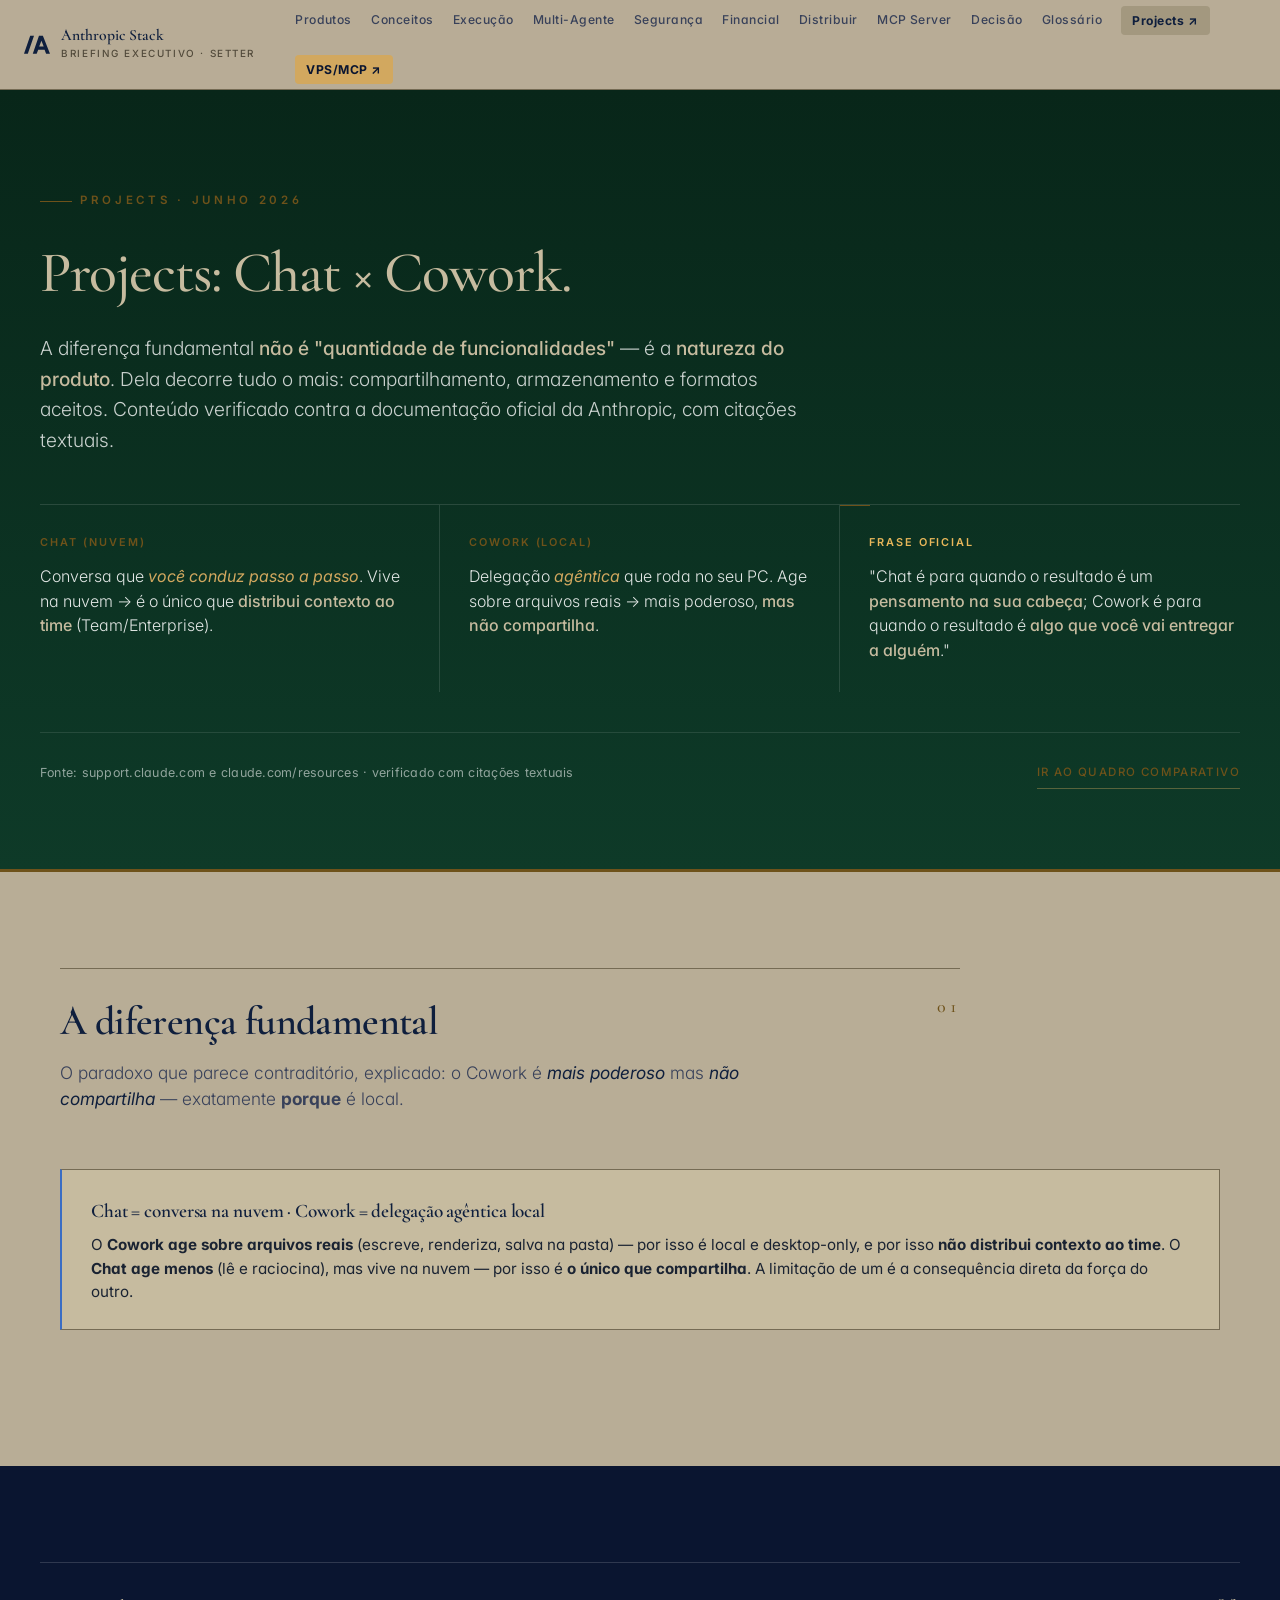
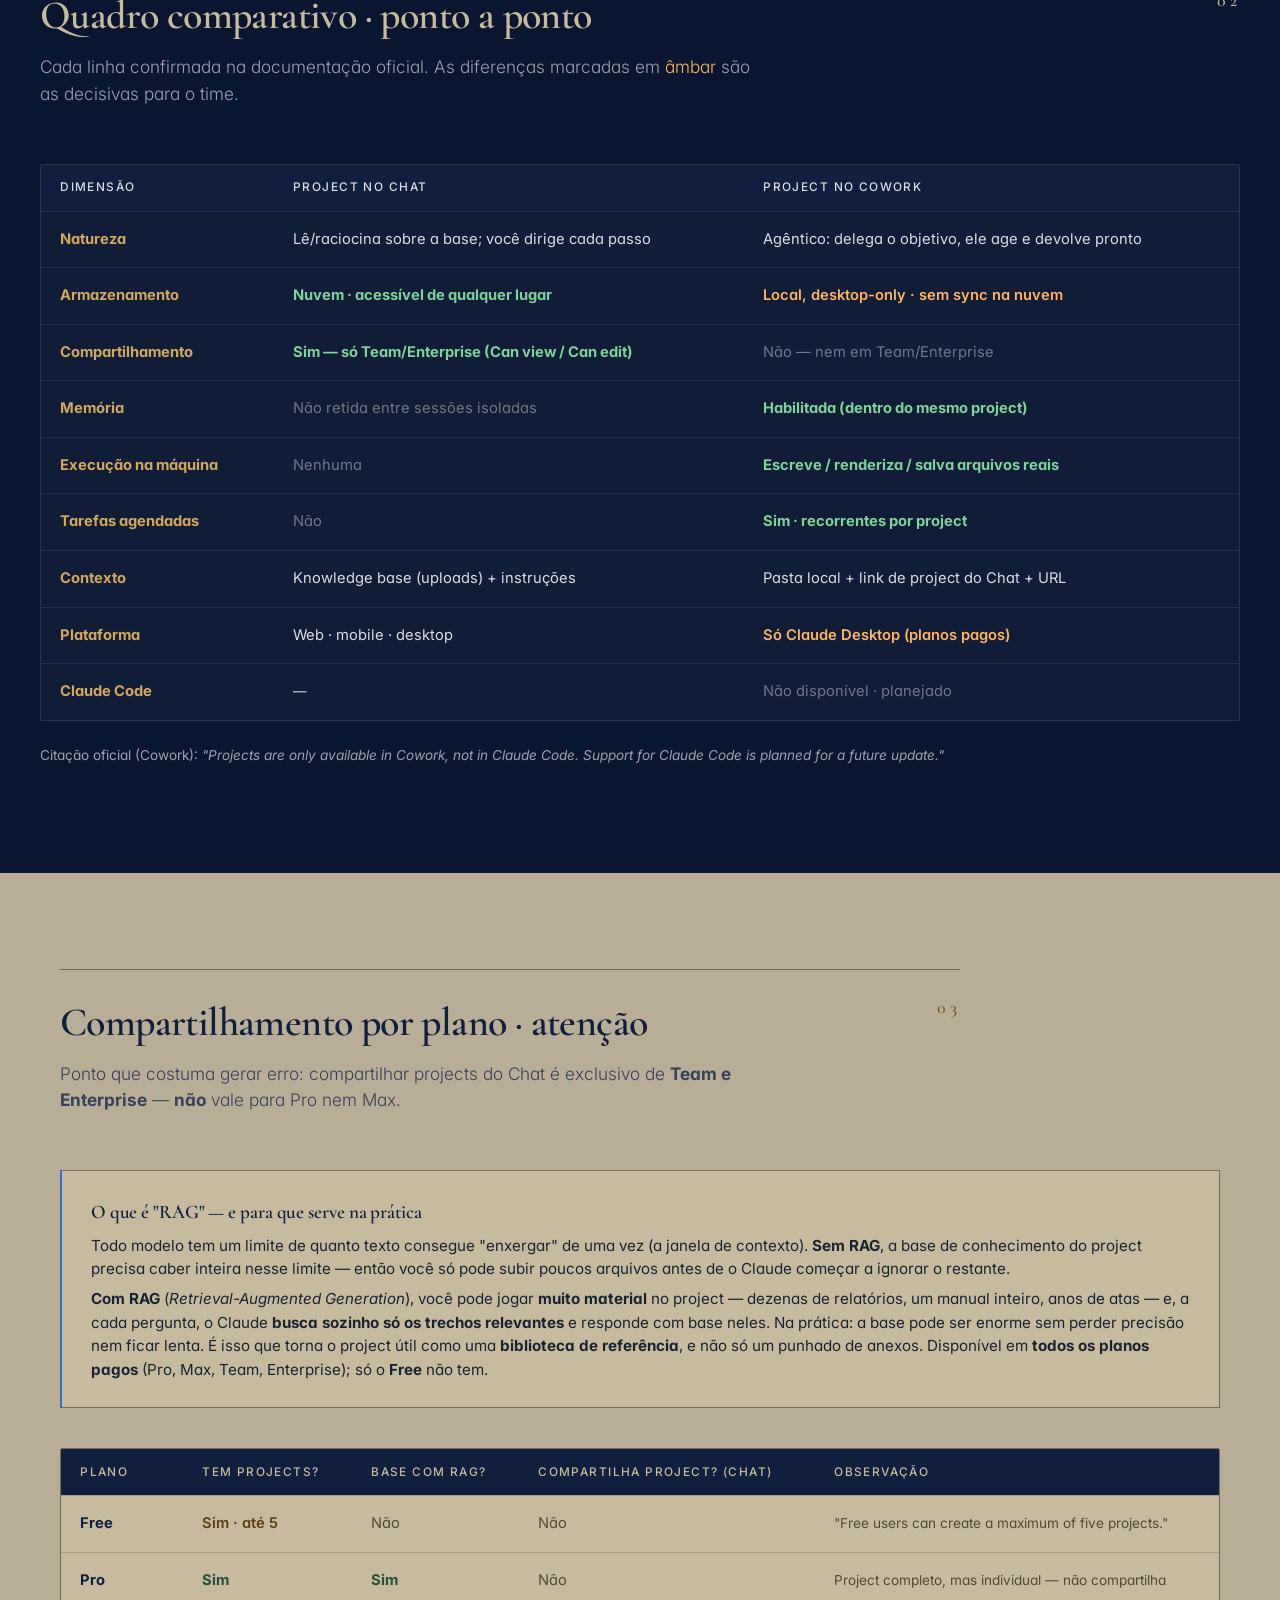
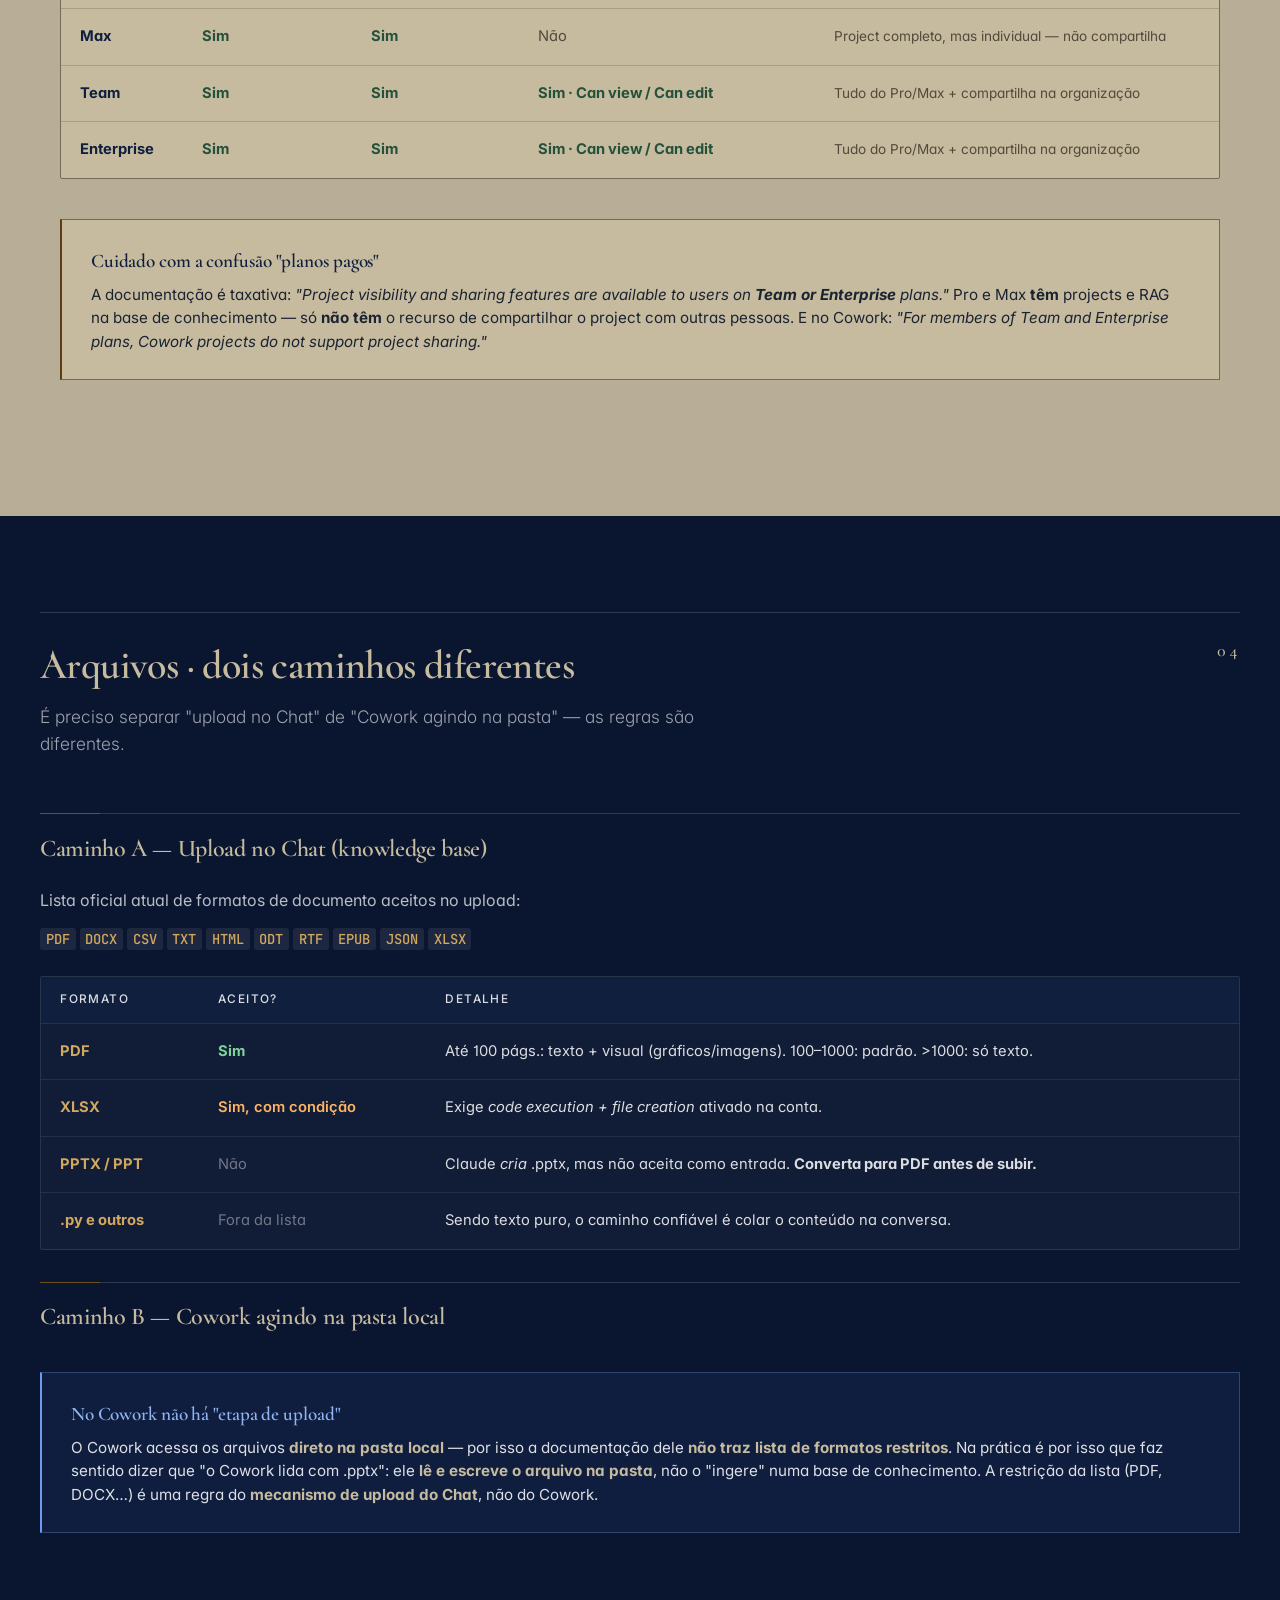
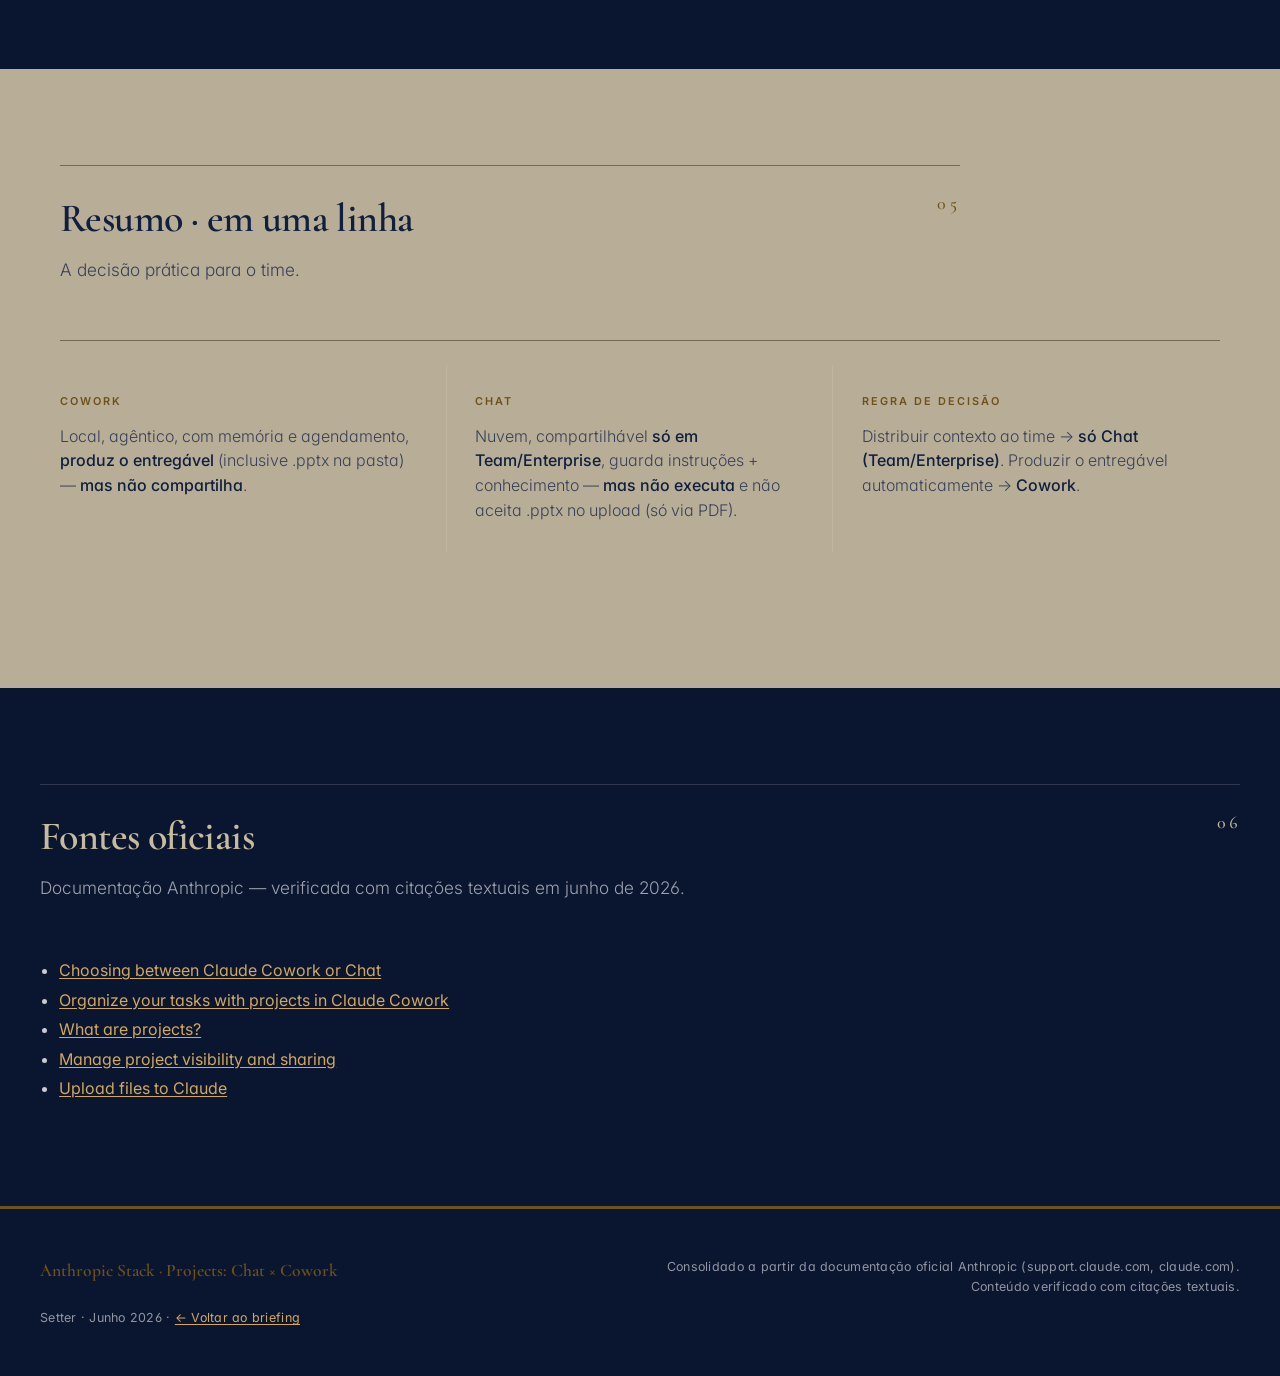
<file: projects.html>
<!DOCTYPE html>
<html lang="pt-BR">
<head>
<meta charset="UTF-8" />
<meta name="viewport" content="width=device-width, initial-scale=1.0" />
<title>Projects · Chat × Cowork | Setter Investimentos</title>
<link rel="preconnect" href="https://fonts.googleapis.com">
<link rel="preconnect" href="https://fonts.gstatic.com" crossorigin>
<link href="https://fonts.googleapis.com/css2?family=Cormorant+Garamond:wght@500;600;700&family=Inter:wght@300;400;500;600;700&family=JetBrains+Mono:wght@400;500&display=swap" rel="stylesheet">
<link rel="stylesheet" href="styles.css" />
</head>
<body>

<!-- ============ HEADER / NAV ============ -->
<header class="topbar">
  <a class="brand" href="index.html" style="text-decoration:none;">
    <div class="logo-mark" aria-label="Anthropic">
      <svg viewBox="0 0 24 24" xmlns="http://www.w3.org/2000/svg" fill="currentColor" aria-hidden="true">
        <path d="M13.827 3.52h3.603L24 20h-3.603l-1.397-3.546h-5.892L11.711 20H8.108L13.827 3.52zM18.176 13.46l-2.078-5.298-2.078 5.298h4.156zM0 20l5.719-16.48h3.522L3.522 20H0z"/>
      </svg>
    </div>
    <div class="brand-text">
      <div class="brand-title">Anthropic Stack</div>
      <div class="brand-sub">Briefing Executivo · Setter</div>
    </div>
  </a>
  <nav class="topnav">
    <a href="index.html#overview">Produtos</a>
    <a href="index.html#concepts">Conceitos</a>
    <a href="index.html#environments">Execução</a>
    <a href="index.html#multi-agent">Multi-Agente</a>
    <a href="index.html#security">Segurança</a>
    <a href="index.html#financial">Financial</a>
    <a href="index.html#sharing">Distribuir</a>
    <a href="index.html#mcp-server">MCP Server</a>
    <a href="index.html#decision">Decisão</a>
    <a href="index.html#glossary">Glossário</a>
    <a href="projects.html" class="nav-projects">Projects ↗</a>
    <a href="vps-mcp.html" class="nav-vps">VPS/MCP ↗</a>
  </nav>
  <button class="nav-toggle" type="button" aria-label="Abrir menu" aria-expanded="false">
    <span></span><span></span><span></span>
  </button>
</header>

<!-- ============ HERO ============ -->
<section class="hero">
  <div class="hero-inner">
    <div class="hero-tag">Projects · Junho 2026</div>
    <h1>Projects: Chat × Cowork.</h1>
    <p class="hero-lead">
      A diferença fundamental <strong>não é "quantidade de funcionalidades"</strong> — é a <strong>natureza do produto</strong>. Dela decorre tudo o mais: compartilhamento, armazenamento e formatos aceitos. Conteúdo verificado contra a documentação oficial da Anthropic, com citações textuais.
    </p>
    <div class="hero-cards">
      <div class="hero-card">
        <div class="hc-label">Chat (nuvem)</div>
        <div class="hc-text">Conversa que <em>você conduz passo a passo</em>. Vive na nuvem → é o único que <strong>distribui contexto ao time</strong> (Team/Enterprise).</div>
      </div>
      <div class="hero-card">
        <div class="hc-label">Cowork (local)</div>
        <div class="hc-text">Delegação <em>agêntica</em> que roda no seu PC. Age sobre arquivos reais → mais poderoso, <strong>mas não compartilha</strong>.</div>
      </div>
      <div class="hero-card warn">
        <div class="hc-label">Frase oficial</div>
        <div class="hc-text">"Chat é para quando o resultado é um <strong>pensamento na sua cabeça</strong>; Cowork é para quando o resultado é <strong>algo que você vai entregar a alguém</strong>."</div>
      </div>
    </div>
    <div class="hero-meta">
      <span>Fonte: support.claude.com e claude.com/resources · verificado com citações textuais</span>
      <a href="#quadro" class="hero-cta">Ir ao quadro comparativo</a>
    </div>
  </div>
</section>

<!-- ============ 01 — DIFERENÇA FUNDAMENTAL ============ -->
<section id="fundamental" class="section">
  <div class="section-head">
    <span class="section-num">01</span>
    <h2>A diferença fundamental</h2>
    <p class="section-sub">O paradoxo que parece contraditório, explicado: o Cowork é <em>mais poderoso</em> mas <em>não compartilha</em> — exatamente <strong>porque</strong> é local.</p>
  </div>

  <div class="callout callout-info">
    <div class="callout-title">Chat = conversa na nuvem · Cowork = delegação agêntica local</div>
    <p>O <strong>Cowork age sobre arquivos reais</strong> (escreve, renderiza, salva na pasta) — por isso é local e desktop-only, e por isso <strong>não distribui contexto ao time</strong>. O <strong>Chat age menos</strong> (lê e raciocina), mas vive na nuvem — por isso é <strong>o único que compartilha</strong>. A limitação de um é a consequência direta da força do outro.</p>
  </div>
</section>

<!-- ============ 02 — QUADRO COMPARATIVO ============ -->
<section id="quadro" class="section dark">
  <div class="section-head">
    <span class="section-num">02</span>
    <h2>Quadro comparativo · ponto a ponto</h2>
    <p class="section-sub">Cada linha confirmada na documentação oficial. As diferenças marcadas em <span style="color:#ffb464;">âmbar</span> são as decisivas para o time.</p>
  </div>

  <table class="comp-table">
    <thead>
      <tr>
        <th>Dimensão</th>
        <th>Project no Chat</th>
        <th>Project no Cowork</th>
      </tr>
    </thead>
    <tbody>
      <tr>
        <td><strong>Natureza</strong></td>
        <td>Lê/raciocina sobre a base; você dirige cada passo</td>
        <td>Agêntico: delega o objetivo, ele age e devolve pronto</td>
      </tr>
      <tr>
        <td><strong>Armazenamento</strong></td>
        <td class="yes">Nuvem · acessível de qualquer lugar</td>
        <td class="warn">Local, desktop-only · sem sync na nuvem</td>
      </tr>
      <tr>
        <td><strong>Compartilhamento</strong></td>
        <td class="yes">Sim — só Team/Enterprise (Can view / Can edit)</td>
        <td class="no">Não — nem em Team/Enterprise</td>
      </tr>
      <tr>
        <td><strong>Memória</strong></td>
        <td class="no">Não retida entre sessões isoladas</td>
        <td class="yes">Habilitada (dentro do mesmo project)</td>
      </tr>
      <tr>
        <td><strong>Execução na máquina</strong></td>
        <td class="no">Nenhuma</td>
        <td class="yes">Escreve / renderiza / salva arquivos reais</td>
      </tr>
      <tr>
        <td><strong>Tarefas agendadas</strong></td>
        <td class="no">Não</td>
        <td class="yes">Sim · recorrentes por project</td>
      </tr>
      <tr>
        <td><strong>Contexto</strong></td>
        <td>Knowledge base (uploads) + instruções</td>
        <td>Pasta local + link de project do Chat + URL</td>
      </tr>
      <tr>
        <td><strong>Plataforma</strong></td>
        <td>Web · mobile · desktop</td>
        <td class="warn">Só Claude Desktop (planos pagos)</td>
      </tr>
      <tr>
        <td><strong>Claude Code</strong></td>
        <td class="muted">—</td>
        <td class="no">Não disponível · planejado</td>
      </tr>
    </tbody>
  </table>

  <p class="muted" style="margin-top:1rem;font-size:0.85rem;">Citação oficial (Cowork): <em>"Projects are only available in Cowork, not in Claude Code. Support for Claude Code is planned for a future update."</em></p>
</section>

<!-- ============ 03 — COMPARTILHAMENTO POR PLANO ============ -->
<section id="planos" class="section">
  <div class="section-head">
    <span class="section-num">03</span>
    <h2>Compartilhamento por plano · atenção</h2>
    <p class="section-sub">Ponto que costuma gerar erro: compartilhar projects do Chat é exclusivo de <strong>Team e Enterprise</strong> — <strong>não</strong> vale para Pro nem Max.</p>
  </div>

  <div class="callout callout-info">
    <div class="callout-title">O que é "RAG" — e para que serve na prática</div>
    <p>Todo modelo tem um limite de quanto texto consegue "enxergar" de uma vez (a janela de contexto). <strong>Sem RAG</strong>, a base de conhecimento do project precisa caber inteira nesse limite — então você só pode subir poucos arquivos antes de o Claude começar a ignorar o restante.</p>
    <p><strong>Com RAG</strong> (<em>Retrieval-Augmented Generation</em>), você pode jogar <strong>muito material</strong> no project — dezenas de relatórios, um manual inteiro, anos de atas — e, a cada pergunta, o Claude <strong>busca sozinho só os trechos relevantes</strong> e responde com base neles. Na prática: a base pode ser enorme sem perder precisão nem ficar lenta. É isso que torna o project útil como uma <strong>biblioteca de referência</strong>, e não só um punhado de anexos. Disponível em <strong>todos os planos pagos</strong> (Pro, Max, Team, Enterprise); só o <strong>Free</strong> não tem.</p>
  </div>

  <table class="comp-table">
    <thead>
      <tr>
        <th>Plano</th>
        <th>Tem projects?</th>
        <th>Base com RAG?</th>
        <th>Compartilha project? (Chat)</th>
        <th>Observação</th>
      </tr>
    </thead>
    <tbody>
      <tr>
        <td><strong>Free</strong></td>
        <td class="warn">Sim · até 5</td>
        <td class="no">Não</td>
        <td class="no">Não</td>
        <td class="muted">"Free users can create a maximum of five projects."</td>
      </tr>
      <tr>
        <td><strong>Pro</strong></td>
        <td class="yes">Sim</td>
        <td class="yes">Sim</td>
        <td class="no">Não</td>
        <td class="muted">Project completo, mas individual — não compartilha</td>
      </tr>
      <tr>
        <td><strong>Max</strong></td>
        <td class="yes">Sim</td>
        <td class="yes">Sim</td>
        <td class="no">Não</td>
        <td class="muted">Project completo, mas individual — não compartilha</td>
      </tr>
      <tr>
        <td><strong>Team</strong></td>
        <td class="yes">Sim</td>
        <td class="yes">Sim</td>
        <td class="yes">Sim · Can view / Can edit</td>
        <td class="muted">Tudo do Pro/Max + compartilha na organização</td>
      </tr>
      <tr>
        <td><strong>Enterprise</strong></td>
        <td class="yes">Sim</td>
        <td class="yes">Sim</td>
        <td class="yes">Sim · Can view / Can edit</td>
        <td class="muted">Tudo do Pro/Max + compartilha na organização</td>
      </tr>
    </tbody>
  </table>

  <div class="callout callout-warn">
    <div class="callout-title">Cuidado com a confusão "planos pagos"</div>
    <p>A documentação é taxativa: <em>"Project visibility and sharing features are available to users on <strong>Team or Enterprise</strong> plans."</em> Pro e Max <strong>têm</strong> projects e RAG na base de conhecimento — só <strong>não têm</strong> o recurso de compartilhar o project com outras pessoas. E no Cowork: <em>"For members of Team and Enterprise plans, Cowork projects do not support project sharing."</em></p>
  </div>
</section>

<!-- ============ 04 — FORMATOS DE ARQUIVO ============ -->
<section id="arquivos" class="section dark">
  <div class="section-head">
    <span class="section-num">04</span>
    <h2>Arquivos · dois caminhos diferentes</h2>
    <p class="section-sub">É preciso separar "upload no Chat" de "Cowork agindo na pasta" — as regras são diferentes.</p>
  </div>

  <h3 class="sub-h3">Caminho A — Upload no Chat (knowledge base)</h3>
  <p>Lista oficial atual de formatos de documento aceitos no upload:</p>
  <p style="margin:0.8rem 0;"><code>PDF</code> <code>DOCX</code> <code>CSV</code> <code>TXT</code> <code>HTML</code> <code>ODT</code> <code>RTF</code> <code>EPUB</code> <code>JSON</code> <code>XLSX</code></p>

  <table class="comp-table">
    <thead>
      <tr>
        <th>Formato</th>
        <th>Aceito?</th>
        <th>Detalhe</th>
      </tr>
    </thead>
    <tbody>
      <tr>
        <td><strong>PDF</strong></td>
        <td class="yes">Sim</td>
        <td>Até 100 págs.: texto + visual (gráficos/imagens). 100–1000: padrão. &gt;1000: só texto.</td>
      </tr>
      <tr>
        <td><strong>XLSX</strong></td>
        <td class="warn">Sim, com condição</td>
        <td>Exige <em>code execution + file creation</em> ativado na conta.</td>
      </tr>
      <tr>
        <td><strong>PPTX / PPT</strong></td>
        <td class="no">Não</td>
        <td>Claude <em>cria</em> .pptx, mas não aceita como entrada. <strong>Converta para PDF antes de subir.</strong></td>
      </tr>
      <tr>
        <td><strong>.py e outros</strong></td>
        <td class="no">Fora da lista</td>
        <td>Sendo texto puro, o caminho confiável é colar o conteúdo na conversa.</td>
      </tr>
    </tbody>
  </table>

  <h3 class="sub-h3" style="margin-top:2rem;">Caminho B — Cowork agindo na pasta local</h3>
  <div class="callout callout-info cw-note">
    <div class="callout-title">No Cowork não há "etapa de upload"</div>
    <p>O Cowork acessa os arquivos <strong>direto na pasta local</strong> — por isso a documentação dele <strong>não traz lista de formatos restritos</strong>. Na prática é por isso que faz sentido dizer que "o Cowork lida com .pptx": ele <strong>lê e escreve o arquivo na pasta</strong>, não o "ingere" numa base de conhecimento. A restrição da lista (PDF, DOCX…) é uma regra do <strong>mecanismo de upload do Chat</strong>, não do Cowork.</p>
  </div>
</section>

<!-- ============ 05 — RESUMO / QUANDO USAR ============ -->
<section id="resumo" class="section">
  <div class="section-head">
    <span class="section-num">05</span>
    <h2>Resumo · em uma linha</h2>
    <p class="section-sub">A decisão prática para o time.</p>
  </div>

  <div class="hero-cards" style="border-top:1px solid var(--line);padding-top:1.5rem;">
    <div class="hero-card">
      <div class="hc-label">Cowork</div>
      <div class="hc-text">Local, agêntico, com memória e agendamento, <strong>produz o entregável</strong> (inclusive .pptx na pasta) — <strong>mas não compartilha</strong>.</div>
    </div>
    <div class="hero-card">
      <div class="hc-label">Chat</div>
      <div class="hc-text">Nuvem, compartilhável <strong>só em Team/Enterprise</strong>, guarda instruções + conhecimento — <strong>mas não executa</strong> e não aceita .pptx no upload (só via PDF).</div>
    </div>
    <div class="hero-card">
      <div class="hc-label">Regra de decisão</div>
      <div class="hc-text">Distribuir contexto ao time → <strong>só Chat (Team/Enterprise)</strong>. Produzir o entregável automaticamente → <strong>Cowork</strong>.</div>
    </div>
  </div>
</section>

<!-- ============ FONTES ============ -->
<section id="fontes" class="section dark">
  <div class="section-head">
    <span class="section-num">06</span>
    <h2>Fontes oficiais</h2>
    <p class="section-sub">Documentação Anthropic — verificada com citações textuais em junho de 2026.</p>
  </div>
  <ul>
    <li><a href="https://claude.com/resources/tutorials/choosing-between-claude-cowork-or-chat">Choosing between Claude Cowork or Chat</a></li>
    <li><a href="https://support.claude.com/en/articles/14116274-organize-your-tasks-with-projects-in-claude-cowork">Organize your tasks with projects in Claude Cowork</a></li>
    <li><a href="https://support.claude.com/en/articles/9517075-what-are-projects">What are projects?</a></li>
    <li><a href="https://support.claude.com/en/articles/9519189-manage-project-visibility-and-sharing">Manage project visibility and sharing</a></li>
    <li><a href="https://support.claude.com/en/articles/8241126-upload-files-to-claude">Upload files to Claude</a></li>
  </ul>
</section>

<!-- ============ FOOTER ============ -->
<footer class="footer">
  <div class="footer-left">
    <strong>Anthropic Stack · Projects: Chat × Cowork</strong><br />
    Setter · Junho 2026 · <a href="index.html">← Voltar ao briefing</a>
  </div>
  <div class="footer-right">
    Consolidado a partir da documentação oficial Anthropic (support.claude.com, claude.com). Conteúdo verificado com citações textuais.
  </div>
</footer>

<script src="script.js"></script>
</body>
</html>
</file>
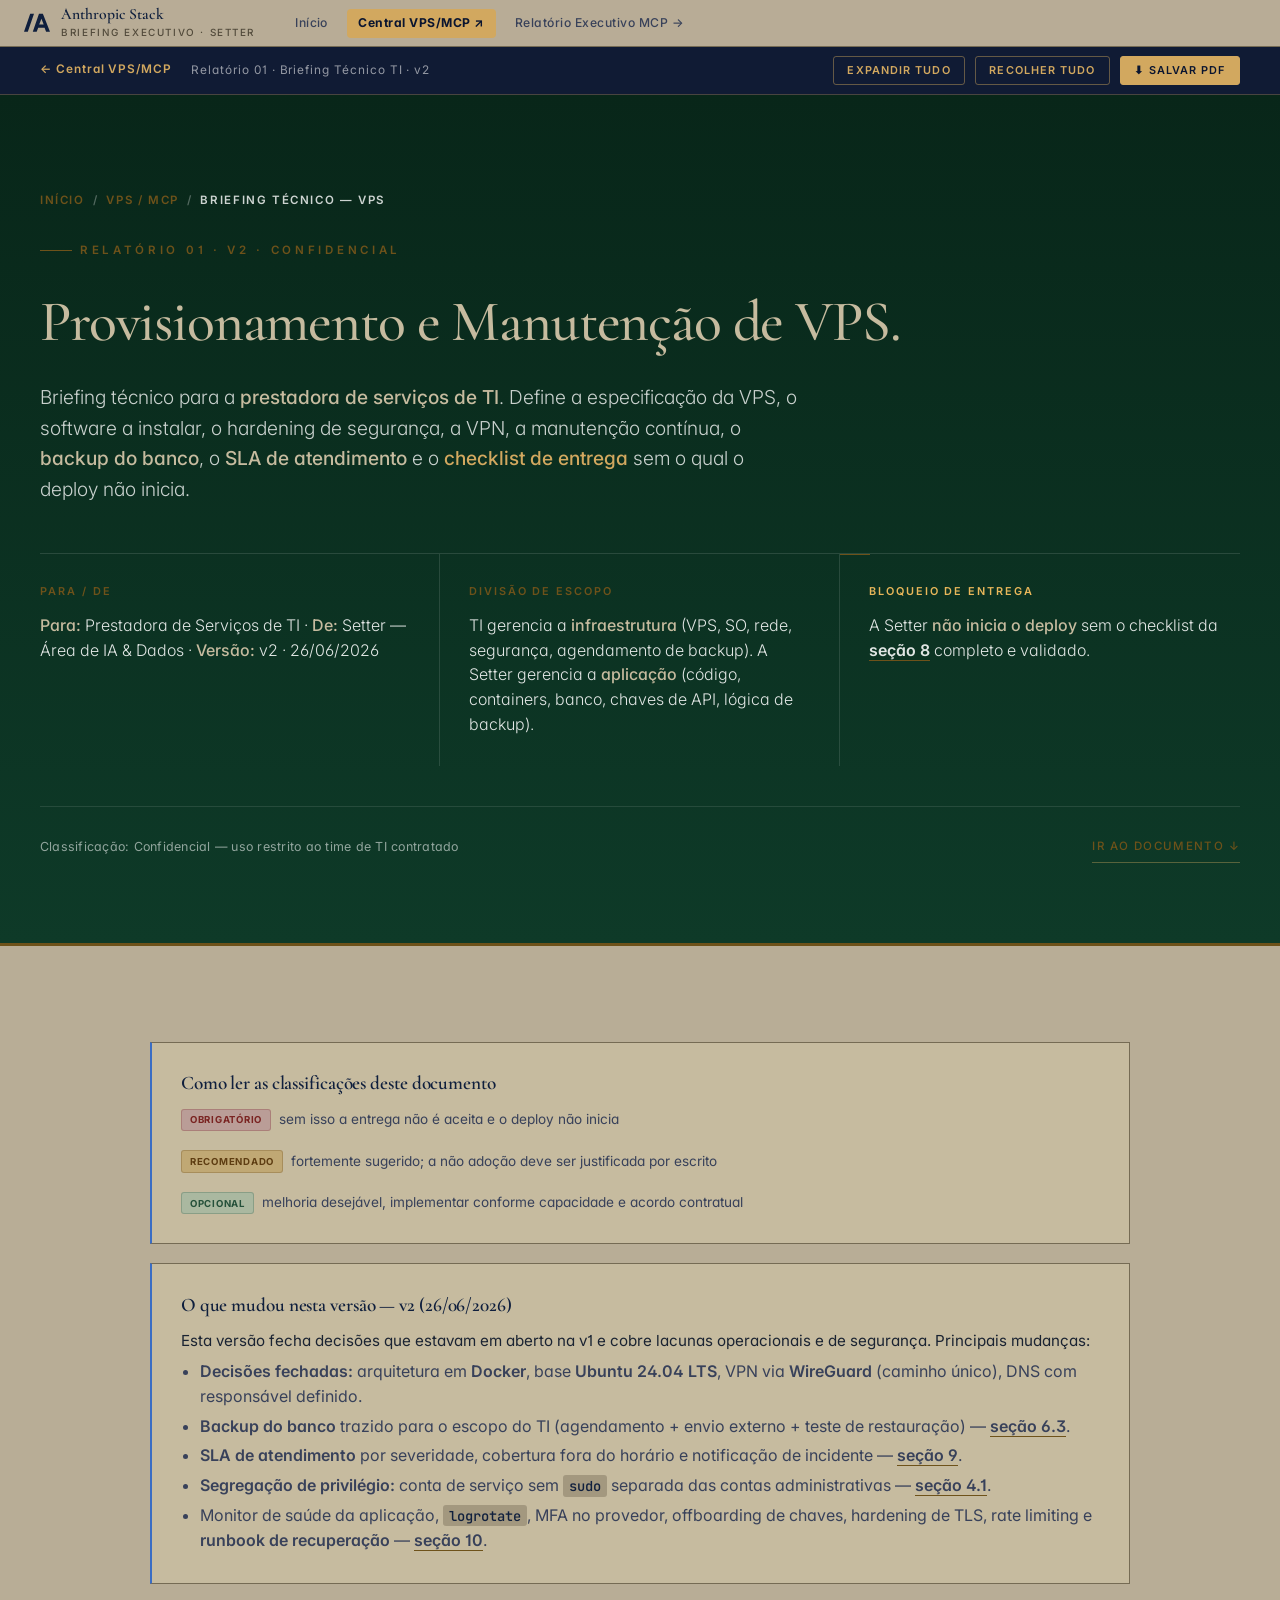
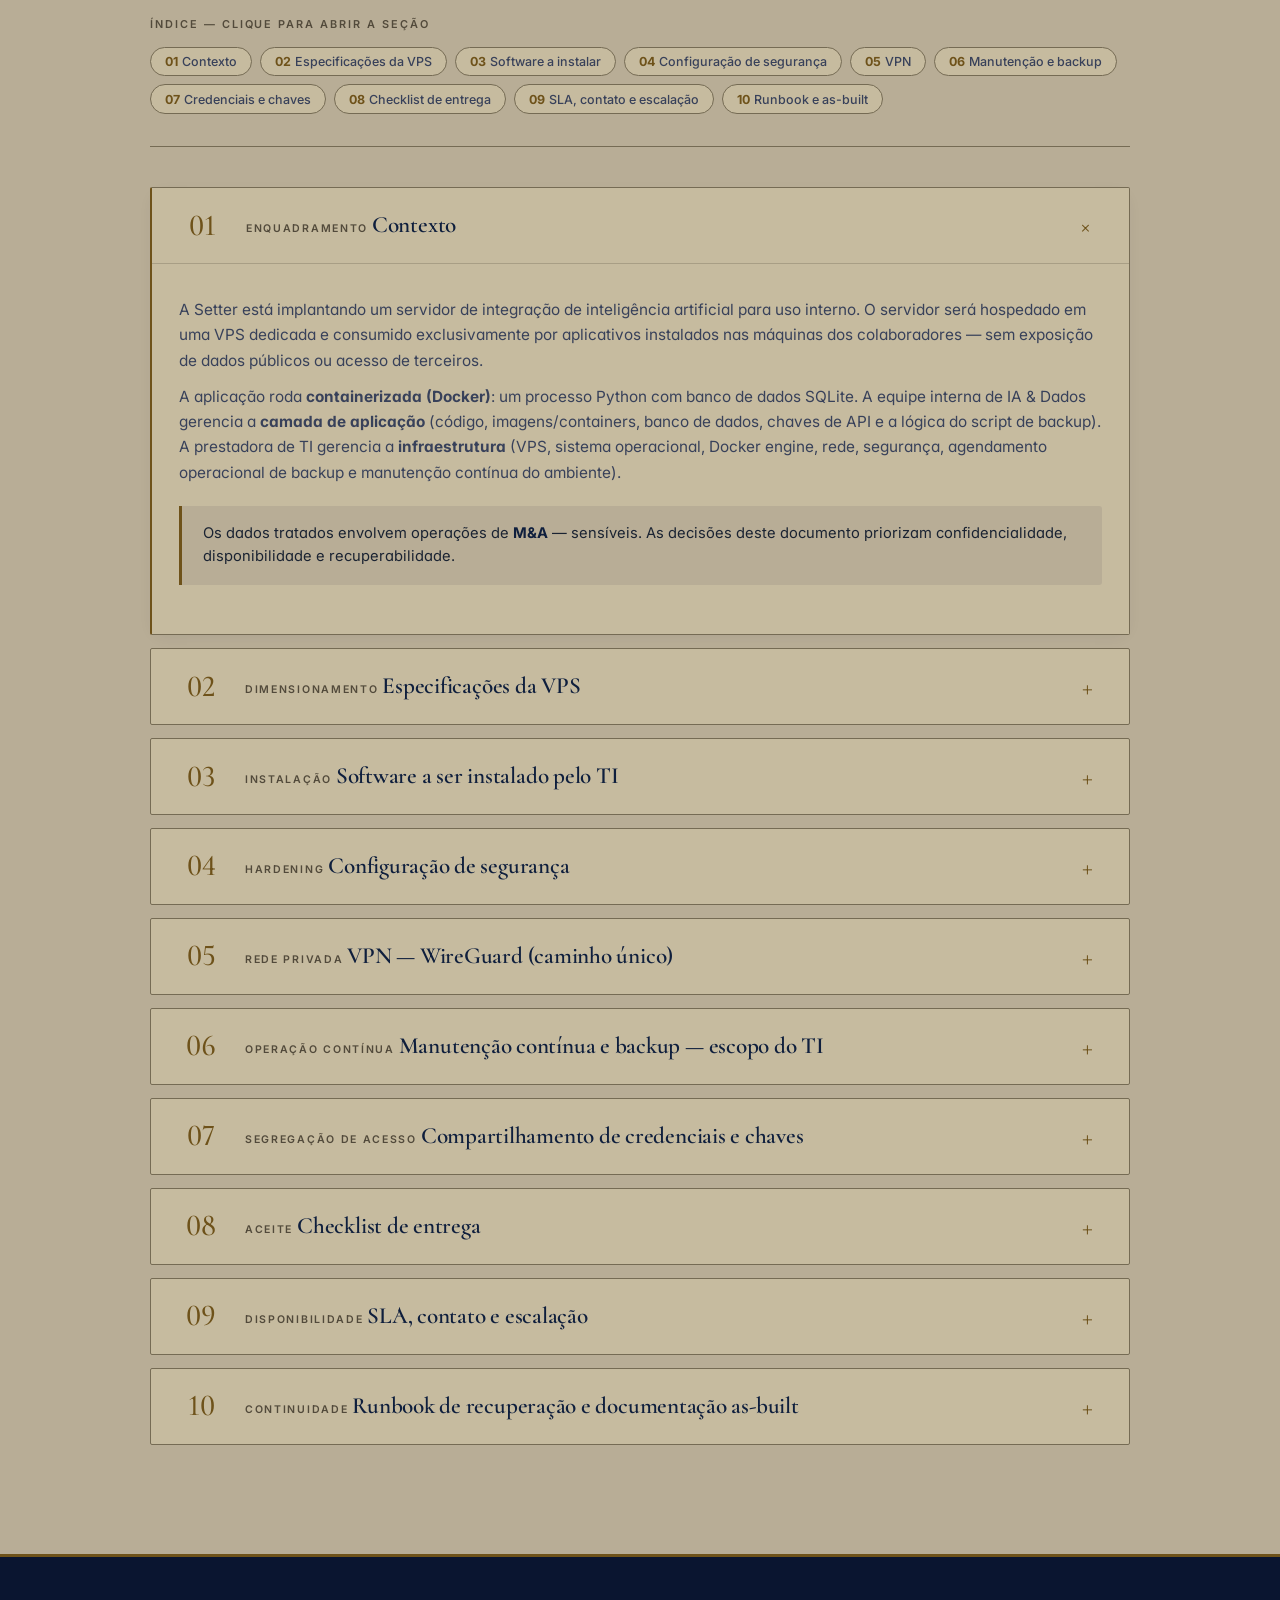
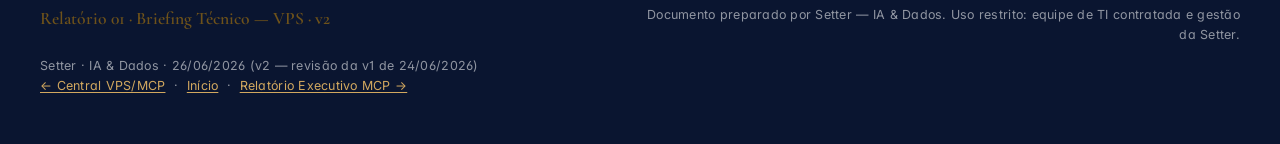
<file: relatorio-briefing-ti.html>
<!DOCTYPE html>
<html lang="pt-BR">
<head>
<meta charset="UTF-8" />
<meta name="viewport" content="width=device-width, initial-scale=1.0" />
<title>Briefing Técnico — Provisionamento e Manutenção de VPS | Setter</title>
<link rel="preconnect" href="https://fonts.googleapis.com">
<link rel="preconnect" href="https://fonts.gstatic.com" crossorigin>
<link href="https://fonts.googleapis.com/css2?family=Cormorant+Garamond:wght@500;600;700&family=Inter:wght@300;400;500;600;700&family=JetBrains+Mono:wght@400;500&display=swap" rel="stylesheet">
<link rel="stylesheet" href="styles.css" />
</head>
<body>

<!-- ============ HEADER / NAV ============ -->
<header class="topbar">
  <a class="brand" href="index.html" style="text-decoration:none;">
    <div class="logo-mark" aria-label="Anthropic">
      <svg viewBox="0 0 24 24" xmlns="http://www.w3.org/2000/svg" fill="currentColor" aria-hidden="true">
        <path d="M13.827 3.52h3.603L24 20h-3.603l-1.397-3.546h-5.892L11.711 20H8.108L13.827 3.52zM18.176 13.46l-2.078-5.298-2.078 5.298h4.156zM0 20l5.719-16.48h3.522L3.522 20H0z"/>
      </svg>
    </div>
    <div class="brand-text">
      <div class="brand-title">Anthropic Stack</div>
      <div class="brand-sub">Briefing Executivo · Setter</div>
    </div>
  </a>
  <nav class="topnav">
    <a href="index.html">Início</a>
    <a href="vps-mcp.html" class="nav-vps">Central VPS/MCP ↗</a>
    <a href="relatorio-executivo-mcp.html">Relatório Executivo MCP →</a>
  </nav>
  <button class="nav-toggle" type="button" aria-label="Abrir menu" aria-expanded="false">
    <span></span><span></span><span></span>
  </button>
</header>

<!-- ============ BARRA DE AÇÕES FIXA ============ -->
<div class="rpt-actionbar">
  <div class="ab-left">
    <a href="vps-mcp.html">← Central VPS/MCP</a>
    <span>Relatório 01 · Briefing Técnico TI · v2</span>
  </div>
  <div class="rpt-actions">
    <button class="rpt-btn" data-action="expand-all">Expandir tudo</button>
    <button class="rpt-btn" data-action="collapse-all">Recolher tudo</button>
    <button class="rpt-btn rpt-btn-pdf" data-action="print">⬇ Salvar PDF</button>
  </div>
</div>

<!-- ============ HERO ============ -->
<section class="hero">
  <div class="hero-inner">
    <nav class="breadcrumb" aria-label="Trilha de navegação">
      <a href="index.html">Início</a>
      <span class="sep">/</span>
      <a href="vps-mcp.html">VPS / MCP</a>
      <span class="sep">/</span>
      <span class="current">Briefing Técnico — VPS</span>
    </nav>
    <div class="hero-tag">Relatório 01 · v2 · Confidencial</div>
    <h1>Provisionamento e Manutenção de VPS.</h1>
    <p class="hero-lead">
      Briefing técnico para a <strong>prestadora de serviços de TI</strong>. Define a especificação da VPS, o software a instalar, o hardening de segurança, a VPN, a manutenção contínua, o <strong>backup do banco</strong>, o <strong>SLA de atendimento</strong> e o <em>checklist de entrega</em> sem o qual o deploy não inicia.
    </p>
    <div class="hero-cards">
      <div class="hero-card">
        <div class="hc-label">Para / De</div>
        <div class="hc-text"><strong>Para:</strong> Prestadora de Serviços de TI · <strong>De:</strong> Setter — Área de IA &amp; Dados · <strong>Versão:</strong> v2 · 26/06/2026</div>
      </div>
      <div class="hero-card">
        <div class="hc-label">Divisão de escopo</div>
        <div class="hc-text">TI gerencia a <strong>infraestrutura</strong> (VPS, SO, rede, segurança, agendamento de backup). A Setter gerencia a <strong>aplicação</strong> (código, containers, banco, chaves de API, lógica de backup).</div>
      </div>
      <div class="hero-card warn">
        <div class="hc-label">Bloqueio de entrega</div>
        <div class="hc-text">A Setter <strong>não inicia o deploy</strong> sem o checklist da <a class="rpt-xref" href="#sec-8">seção 8</a> completo e validado.</div>
      </div>
    </div>
    <div class="hero-meta">
      <span>Classificação: Confidencial — uso restrito ao time de TI contratado</span>
      <a href="#doc" class="hero-cta">Ir ao documento ↓</a>
    </div>
  </div>
</section>

<!-- ============ DOCUMENTO ============ -->
<section id="doc" class="section">

  <!-- Legenda de classificação -->
  <div class="callout callout-info" style="max-width:980px;margin:0 auto 1.2rem;">
    <div class="callout-title">Como ler as classificações deste documento</div>
    <div class="cls-legend" style="margin-top:0.6rem;">
      <div><span class="cls cls-req">Obrigatório</span> sem isso a entrega não é aceita e o deploy não inicia</div>
      <div><span class="cls cls-rec">Recomendado</span> fortemente sugerido; a não adoção deve ser justificada por escrito</div>
      <div><span class="cls cls-opt">Opcional</span> melhoria desejável, implementar conforme capacidade e acordo contratual</div>
    </div>
  </div>

  <!-- Changelog v2 -->
  <div class="callout callout-info" style="max-width:980px;margin:0 auto 2rem;">
    <div class="callout-title">O que mudou nesta versão — v2 (26/06/2026)</div>
    <p style="margin:0.5rem 0 0.4rem;">Esta versão fecha decisões que estavam em aberto na v1 e cobre lacunas operacionais e de segurança. Principais mudanças:</p>
    <ul style="margin:0;">
      <li><strong>Decisões fechadas:</strong> arquitetura em <strong>Docker</strong>, base <strong>Ubuntu 24.04 LTS</strong>, VPN via <strong>WireGuard</strong> (caminho único), DNS com responsável definido.</li>
      <li><strong>Backup do banco</strong> trazido para o escopo do TI (agendamento + envio externo + teste de restauração) — <a class="rpt-xref" href="#sec-6">seção 6.3</a>.</li>
      <li><strong>SLA de atendimento</strong> por severidade, cobertura fora do horário e notificação de incidente — <a class="rpt-xref" href="#sec-9">seção 9</a>.</li>
      <li><strong>Segregação de privilégio:</strong> conta de serviço sem <code>sudo</code> separada das contas administrativas — <a class="rpt-xref" href="#sec-4">seção 4.1</a>.</li>
      <li>Monitor de saúde da aplicação, <code>logrotate</code>, MFA no provedor, offboarding de chaves, hardening de TLS, rate limiting e <strong>runbook de recuperação</strong> — <a class="rpt-xref" href="#sec-10">seção 10</a>.</li>
    </ul>
  </div>

  <!-- Índice -->
  <nav class="rpt-toc" aria-label="Índice do relatório">
    <span class="rpt-toc-label">Índice — clique para abrir a seção</span>
    <button class="rpt-chip" data-target="sec-1"><span class="chip-num">01</span>Contexto</button>
    <button class="rpt-chip" data-target="sec-2"><span class="chip-num">02</span>Especificações da VPS</button>
    <button class="rpt-chip" data-target="sec-3"><span class="chip-num">03</span>Software a instalar</button>
    <button class="rpt-chip" data-target="sec-4"><span class="chip-num">04</span>Configuração de segurança</button>
    <button class="rpt-chip" data-target="sec-5"><span class="chip-num">05</span>VPN</button>
    <button class="rpt-chip" data-target="sec-6"><span class="chip-num">06</span>Manutenção e backup</button>
    <button class="rpt-chip" data-target="sec-7"><span class="chip-num">07</span>Credenciais e chaves</button>
    <button class="rpt-chip" data-target="sec-8"><span class="chip-num">08</span>Checklist de entrega</button>
    <button class="rpt-chip" data-target="sec-9"><span class="chip-num">09</span>SLA, contato e escalação</button>
    <button class="rpt-chip" data-target="sec-10"><span class="chip-num">10</span>Runbook e as-built</button>
  </nav>

  <div class="rpt-doc">

    <!-- ===== 1. CONTEXTO ===== -->
    <details class="rpt-section" id="sec-1" open>
      <summary>
        <span class="rpt-sec-num">01</span>
        <span class="rpt-sec-head">
          <span class="rpt-sec-eyebrow">Enquadramento</span>
          <span class="rpt-sec-title">Contexto</span>
        </span>
        <span class="rpt-sec-toggle">+</span>
      </summary>
      <div class="rpt-sec-body">
        <p>A Setter está implantando um servidor de integração de inteligência artificial para uso interno. O servidor será hospedado em uma VPS dedicada e consumido exclusivamente por aplicativos instalados nas máquinas dos colaboradores — sem exposição de dados públicos ou acesso de terceiros.</p>
        <p>A aplicação roda <strong>containerizada (Docker)</strong>: um processo Python com banco de dados SQLite. A equipe interna de IA &amp; Dados gerencia a <strong>camada de aplicação</strong> (código, imagens/containers, banco de dados, chaves de API e a lógica do script de backup). A prestadora de TI gerencia a <strong>infraestrutura</strong> (VPS, sistema operacional, Docker engine, rede, segurança, agendamento operacional de backup e manutenção contínua do ambiente).</p>
        <div class="rpt-note">Os dados tratados envolvem operações de <strong>M&amp;A</strong> — sensíveis. As decisões deste documento priorizam confidencialidade, disponibilidade e recuperabilidade.</div>
      </div>
    </details>

    <!-- ===== 2. ESPECIFICAÇÕES DA VPS ===== -->
    <details class="rpt-section" id="sec-2">
      <summary>
        <span class="rpt-sec-num">02</span>
        <span class="rpt-sec-head">
          <span class="rpt-sec-eyebrow">Dimensionamento</span>
          <span class="rpt-sec-title">Especificações da VPS</span>
        </span>
        <span class="rpt-sec-toggle">+</span>
      </summary>
      <div class="rpt-sec-body">
        <h4>2.1 Hardware</h4>
        <p>A aplicação é um processo Python com banco de dados SQLite, executado em container — não é CPU-intensiva. O gargalo típico é latência de I/O de disco. Os valores abaixo refletem uso esperado com <strong>5–15 usuários simultâneos</strong> e crescimento de dados de <strong>~2–5 GB/ano</strong>.</p>
        <table class="comp-table">
          <thead>
            <tr><th>Recurso</th><th>Mínimo absoluto</th><th>Recomendado</th><th>Classificação</th><th>Observação</th></tr>
          </thead>
          <tbody>
            <tr><td><strong>vCPU</strong></td><td>1</td><td>2</td><td><span class="cls cls-rec">Recomendado</span></td><td>1 core para aplicação + 1 para OS/nginx/Docker</td></tr>
            <tr><td><strong>RAM</strong></td><td>2 GB</td><td>4 GB</td><td><span class="cls cls-rec">Recomendado</span></td><td>Aplicação usa ~200–400 MB; folga para picos e overhead do Docker</td></tr>
            <tr><td><strong>Disco</strong></td><td>20 GB SSD</td><td>40 GB SSD</td><td><span class="cls cls-rec">Recomendado</span></td><td>SO + imagens Docker ~8 GB; banco + logs + backups locais crescem ~2–5 GB/ano</td></tr>
            <tr><td><strong>Tipo de disco</strong></td><td>SSD</td><td>SSD NVMe</td><td><span class="cls cls-rec">Recomendado</span></td><td>SQLite é sensível a I/O; HDD causa lentidão visível</td></tr>
            <tr><td><strong>Rede</strong></td><td>100 Mbps</td><td>200 Mbps</td><td><span class="cls cls-rec">Recomendado</span></td><td>Tráfego real baixo (~1–5 Mbps em pico)</td></tr>
            <tr><td><strong>IP estático</strong></td><td>—</td><td>IPv4 dedicado</td><td><span class="cls cls-req">Obrigatório</span></td><td>Necessário para WireGuard, DNS e certificado TLS</td></tr>
            <tr><td><strong>OS</strong></td><td>—</td><td>Ubuntu 24.04 LTS</td><td><span class="cls cls-req">Obrigatório</span></td><td>Decisão v2. Não serão aceitas outras distros</td></tr>
          </tbody>
        </table>
        <div class="rpt-note crit"><strong>Mudança v2 — base do SO:</strong> a base é <strong>Ubuntu 24.04 LTS</strong> (não mais 22.04). A aplicação roda em container, então a versão do Python é definida pela imagem Docker da Setter, não pelo SO do host. O 24.04 entrega toolchain atual e suporte de longo prazo (até 2029).</div>

        <h4>Planos de referência por provedor</h4>
        <table class="comp-table">
          <thead>
            <tr><th>Provedor</th><th>Plano</th><th>vCPU</th><th>RAM</th><th>Disco</th><th>Custo estimado</th></tr>
          </thead>
          <tbody>
            <tr><td><strong>Hetzner Cloud</strong></td><td>CX22</td><td>2</td><td>4 GB</td><td>40 GB SSD</td><td>~€4/mês (~R$ 25)</td></tr>
            <tr><td><strong>DigitalOcean</strong></td><td>Basic Droplet</td><td>2</td><td>4 GB</td><td>80 GB SSD</td><td>~$24/mês (~R$ 130)</td></tr>
            <tr><td><strong>AWS Lightsail</strong></td><td>Plano 4 GB</td><td>2</td><td>4 GB</td><td>80 GB SSD</td><td>~$20/mês (~R$ 110)</td></tr>
            <tr><td><strong>Vultr</strong></td><td>Cloud Compute</td><td>2</td><td>4 GB</td><td>80 GB SSD</td><td>~$24/mês (~R$ 130)</td></tr>
          </tbody>
        </table>
        <div class="rpt-note">Hetzner para prioridade de <strong>custo</strong>; DigitalOcean São Paulo para prioridade de <strong>latência</strong>. Confirmar que o plano escolhido oferece Ubuntu 24.04 LTS e MFA na conta (ver 2.2).</div>
        <p><strong>Quando escalar:</strong> CPU consistentemente acima de 70% ou banco SQLite acima de 20 GB — improvável no horizonte de 12 meses.</p>

        <h4>2.2 Requisitos do provedor</h4>
        <table class="comp-table">
          <thead><tr><th>Recurso do provedor</th><th>Classificação</th></tr></thead>
          <tbody>
            <tr><td>Console de acesso out-of-band (recuperação independente de SSH)</td><td><span class="cls cls-req">Obrigatório</span></td></tr>
            <tr><td>IPv4 estático dedicado</td><td><span class="cls cls-req">Obrigatório</span></td></tr>
            <tr><td><strong>MFA habilitado na conta do provedor</strong> (a conta controla snapshots e console — é a chave-mestra da VPS)</td><td><span class="cls cls-req">Obrigatório</span></td></tr>
            <tr><td>Suporte a Ubuntu 24.04 LTS</td><td><span class="cls cls-req">Obrigatório</span></td></tr>
            <tr><td>Snapshots automáticos configuráveis</td><td><span class="cls cls-req">Obrigatório</span></td></tr>
            <tr><td>Destino externo para envio de backup (object storage / bucket fora da VPS)</td><td><span class="cls cls-rec">Recomendado</span></td></tr>
          </tbody>
        </table>

        <h4>2.3 DNS <span class="cls cls-req">Obrigatório</span></h4>
        <div class="rpt-note crit"><strong>Responsabilidade definida (v2):</strong> o <strong>TI confirma e entrega o IP estático</strong> à Setter por canal seguro. O <strong>time interno da Setter cria o registro A</strong> no painel DNS da Setter. O TI <strong>não acessa</strong> o painel DNS da Setter. A Setter fornece previamente o nome do subdomínio. Sem condicional: o apontamento é sempre feito pela Setter.</div>
      </div>
    </details>

    <!-- ===== 3. SOFTWARE ===== -->
    <details class="rpt-section" id="sec-3">
      <summary>
        <span class="rpt-sec-num">03</span>
        <span class="rpt-sec-head">
          <span class="rpt-sec-eyebrow">Instalação</span>
          <span class="rpt-sec-title">Software a ser instalado pelo TI</span>
        </span>
        <span class="rpt-sec-toggle">+</span>
      </summary>
      <div class="rpt-sec-body">
        <div class="rpt-note crit"><strong>Decisão v2 — arquitetura em Docker:</strong> a aplicação roda containerizada. O TI prepara o <strong>host</strong> (Docker engine, nginx, segurança), mas <strong>não instala Python nem dependências da aplicação no SO</strong> — isso vai dentro da imagem Docker, gerenciada pela Setter. O TI nunca toca no conteúdo dos containers.</div>

        <h4>3.1 Pacotes do sistema (host) <span class="cls cls-req">Obrigatório</span></h4>
        <p>Todos os pacotes abaixo devem estar instalados antes da entrega. Observe que <strong>não há Python da aplicação aqui</strong>:</p>
        <div class="snippet">
          <div class="snippet-label">bash · pacotes base do host (Ubuntu 24.04)</div>
          <pre>apt update &amp;&amp; apt install -y \
  git curl wget htop \
  nginx \
  certbot python3-certbot-nginx \
  fail2ban \
  ufw \
  sqlite3 \
  logrotate \
  unattended-upgrades \
  wireguard</pre>
        </div>
        <div class="rpt-note"><code>sqlite3</code> permanece no host apenas como ferramenta para o script de backup operar sobre o arquivo do banco (ver 6.3). <code>certbot python3-certbot-nginx</code> pode exigir um plugin de DNS-01 conforme o provedor de DNS da Setter (ver 5.4) — alinhar na reunião.</div>

        <h4>3.2 Docker <span class="cls cls-req">Obrigatório</span></h4>
        <p>A aplicação roda em container. O TI instala e habilita o Docker engine, mas <strong>não cria nem gerencia os containers da aplicação</strong> — isso é responsabilidade da Setter.</p>
        <div class="snippet">
          <div class="snippet-label">bash · instalação oficial do Docker (Ubuntu 24.04)</div>
          <pre>curl -fsSL https://get.docker.com | sh
systemctl enable docker
systemctl start docker</pre>
        </div>
        <div class="rpt-note crit"><strong>Privilégio:</strong> pertencer ao grupo <code>docker</code> equivale a root. A conta de serviço <code>setter-app</code> (ver 4.1) <strong>não</strong> entra no grupo <code>docker</code>. Apenas contas administrativas humanas (<code>setter-admin</code> / <code>ti-admin</code>) gerenciam o Docker, e os containers da aplicação rodam como usuário <strong>não-root</strong> (via <code>--user</code> ou user-namespace remap).</div>

        <h4>3.3 nginx <span class="cls cls-req">Obrigatório</span></h4>
        <p>Reverse proxy com terminação TLS. O TI instala, habilita e confirma que o serviço está ativo. A configuração do <code>server block</code> (virtual host) é responsabilidade da Setter, mas deve respeitar os mínimos de TLS e rate limiting da <a class="rpt-xref" href="#sec-4">seção 4.9</a>.</p>
        <div class="snippet">
          <div class="snippet-label">bash · habilitar nginx</div>
          <pre>systemctl enable nginx
systemctl start nginx</pre>
        </div>

        <h4>3.4 Certbot / Let's Encrypt <span class="cls cls-req">Obrigatório</span></h4>
        <p>O TI instala o Certbot. Como a VPS fica atrás de VPN e <strong>não expõe 80/443 publicamente</strong> (ver 4.3), a emissão e a renovação do certificado usam o desafio <strong>DNS-01</strong>, não HTTP-01. A emissão inicial é executada pela Setter; a renovação automática entra no escopo contínuo do TI (ver 6.1).</p>

        <h4>3.5 WireGuard (VPN) <span class="cls cls-req">Obrigatório</span></h4>
        <p>A VPN foi adotada como <strong>caminho único</strong> (decisão v2 — ver <a class="rpt-xref" href="#sec-5">seção 5</a>). O pacote já está no bloco 3.1. A configuração completa do túnel é detalhada na seção 5.</p>

        <h4>3.6 O que o TI não instala</h4>
        <ul>
          <li>Python da aplicação, bibliotecas ou dependências (vão na imagem Docker da Setter)</li>
          <li>Conteúdo, imagens ou containers da aplicação</li>
          <li>Banco de dados da aplicação</li>
          <li>Chaves de API ou tokens de autenticação</li>
          <li>Lógica do script de backup (a Setter escreve; o TI apenas agenda — ver 6.3)</li>
        </ul>
      </div>
    </details>

    <!-- ===== 4. SEGURANÇA ===== -->
    <details class="rpt-section" id="sec-4">
      <summary>
        <span class="rpt-sec-num">04</span>
        <span class="rpt-sec-head">
          <span class="rpt-sec-eyebrow">Hardening</span>
          <span class="rpt-sec-title">Configuração de segurança</span>
        </span>
        <span class="rpt-sec-toggle">+</span>
      </summary>
      <div class="rpt-sec-body">
        <h4>4.1 Contas e segregação de privilégio <span class="cls cls-req">Obrigatório</span></h4>
        <p>Para honrar o modelo de menor privilégio, separam-se a <strong>conta de serviço</strong> (dona dos arquivos da aplicação, sem poder administrativo) das <strong>contas humanas administrativas</strong>:</p>
        <table class="comp-table">
          <thead><tr><th>Conta</th><th>sudo?</th><th>grupo docker?</th><th>Função</th></tr></thead>
          <tbody>
            <tr><td><code>setter-app</code></td><td><strong>NÃO</strong></td><td><strong>NÃO</strong></td><td>Conta de serviço. Dona dos arquivos da aplicação, volumes e do arquivo do banco SQLite. Sem login interativo.</td></tr>
            <tr><td><code>setter-admin</code></td><td>Sim</td><td>Sim</td><td>Administrador humano da Setter. Faz deploy e gerencia containers. Chave SSH da Setter.</td></tr>
            <tr><td><code>ti-admin</code></td><td>Sim</td><td>Sim</td><td>Administrador humano do TI. Administra a infraestrutura. Chave SSH do TI.</td></tr>
          </tbody>
        </table>
        <div class="snippet">
          <div class="snippet-label">bash · criação das contas</div>
          <pre># Conta de serviço — sem sudo, sem shell de login, sem docker
adduser --disabled-password --gecos "" setter-app

# Administradores humanos — com sudo
adduser setter-admin &amp;&amp; usermod -aG sudo,docker setter-admin
adduser ti-admin     &amp;&amp; usermod -aG sudo,docker ti-admin</pre>
        </div>
        <div class="rpt-note crit"><strong>Por que separar:</strong> se a aplicação for comprometida (ex.: prompt injection no MCP), o atacante herda apenas os poderes de <code>setter-app</code> — que não tem <code>sudo</code> nem <code>docker</code>. O processo nunca roda com poder de root. A chave pública SSH da Setter é registrada em <code>setter-admin</code>; a do TI em <code>ti-admin</code>. As credenciais das duas partes nunca se misturam.</div>

        <h4>4.2 Hardening de SSH</h4>
        <p>Aplicar em <code>/etc/ssh/sshd_config</code>. Reiniciar o serviço após as alterações. <strong>Validar login por chave SSH em sessão paralela antes de desabilitar autenticação por senha.</strong></p>
        <table class="comp-table">
          <thead><tr><th>Diretiva</th><th>Valor</th><th>Classificação</th><th>Motivo</th></tr></thead>
          <tbody>
            <tr><td><code>PermitRootLogin</code></td><td><code>no</code></td><td><span class="cls cls-req">Obrigatório</span></td><td>Elimina o vetor de ataque mais explorado em servidores Linux</td></tr>
            <tr><td><code>PasswordAuthentication</code></td><td><code>no</code></td><td><span class="cls cls-req">Obrigatório</span></td><td>Força uso exclusivo de chave SSH; elimina brute-force de senha</td></tr>
            <tr><td><code>ChallengeResponseAuthentication</code></td><td><code>no</code></td><td><span class="cls cls-req">Obrigatório</span></td><td>Complementa o item acima</td></tr>
            <tr><td><code>MaxAuthTries</code></td><td><code>3</code></td><td><span class="cls cls-rec">Recomendado</span></td><td>Limita tentativas por sessão SSH</td></tr>
            <tr><td><code>ClientAliveInterval</code></td><td><code>300</code></td><td><span class="cls cls-rec">Recomendado</span></td><td>Desconecta sessões inativas após 5 min</td></tr>
            <tr><td><code>ClientAliveCountMax</code></td><td><code>2</code></td><td><span class="cls cls-rec">Recomendado</span></td><td>Complementa o item acima</td></tr>
            <tr><td><code>X11Forwarding</code></td><td><code>no</code></td><td><span class="cls cls-rec">Recomendado</span></td><td>Desabilita forwarding gráfico desnecessário em servidor</td></tr>
          </tbody>
        </table>

        <h4>4.3 Firewall UFW <span class="cls cls-req">Obrigatório</span></h4>
        <p>Com a VPN adotada como caminho único, o tráfego da aplicação passa pelo túnel. O nginx escuta na interface do túnel; <strong>80/443 não são abertas ao público</strong>.</p>
        <div class="snippet">
          <div class="snippet-label">bash · regras ufw (modo VPN — padrão v2)</div>
          <pre>ufw default deny incoming
ufw default allow outgoing
ufw allow 22/tcp     # SSH (admin) — protegido por chave + fail2ban
ufw allow 51820/udp  # WireGuard (único ponto de entrada público)
ufw enable
# 80/443 NÃO são expostas à internet pública.
# nginx escuta na interface do túnel (ex.: 10.10.0.1); a aplicação em 127.0.0.1.</pre>
        </div>
        <div class="rpt-note crit"><strong>Regra crítica:</strong> nenhuma outra porta deve ser aberta ao público. O processo da aplicação escuta exclusivamente em <code>127.0.0.1</code> (loopback) dentro do host e só é alcançável via túnel WireGuard.</div>

        <h4>4.4 Fail2ban <span class="cls cls-req">Obrigatório</span></h4>
        <p>Configurar em <code>/etc/fail2ban/jail.local</code>:</p>
        <details class="rpt-detail">
          <summary>Ver configuração jail.local + ativação</summary>
          <div class="rpt-detail-inner">
            <div class="snippet">
              <div class="snippet-label">ini · /etc/fail2ban/jail.local</div>
              <pre>[DEFAULT]
bantime  = 3600
findtime = 600
maxretry = 5

[sshd]
enabled  = true
port     = ssh
logpath  = /var/log/auth.log
maxretry = 3</pre>
            </div>
            <div class="snippet">
              <div class="snippet-label">bash · ativar fail2ban</div>
              <pre>systemctl enable fail2ban
systemctl start fail2ban</pre>
            </div>
            <div class="rpt-note">As jails <code>nginx-*</code> da v1 foram removidas do conjunto base porque, no modo VPN, o nginx não recebe tráfego público direto. Se a Setter expuser algum endpoint, reavaliar.</div>
          </div>
        </details>

        <h4>4.5 Atualizações automáticas de segurança <span class="cls cls-req">Obrigatório</span></h4>
        <div class="snippet">
          <div class="snippet-label">bash · unattended-upgrades</div>
          <pre>apt install unattended-upgrades -y
dpkg-reconfigure --priority=low unattended-upgrades
# Selecionar "Yes"</pre>
        </div>
        <p>Verificar que <code>/etc/apt/apt.conf.d/20auto-upgrades</code> contém:</p>
        <div class="snippet">
          <div class="snippet-label">conf · 20auto-upgrades</div>
          <pre>APT::Periodic::Update-Package-Lists "1";
APT::Periodic::Unattended-Upgrade "1";</pre>
        </div>

        <h4>4.6 Monitoramento de recursos <span class="cls cls-rec">Recomendado</span></h4>
        <p>Configurar alertas automáticos para o contato da Setter quando:</p>
        <ul>
          <li>Uso de CPU &gt; 80% por mais de 5 minutos</li>
          <li>Uso de RAM &gt; 85%</li>
          <li>Uso de disco &gt; 70%</li>
          <li>Serviço nginx, docker ou wg-quick@wg0 fora do ar</li>
        </ul>
        <p>Ferramentas aceitas: qualquer sistema de monitoramento já utilizado pelo TI (Zabbix, Datadog, UptimeRobot, alerta simples por e-mail via cron). O importante é que o alerta chegue à Setter (ver canal em <a class="rpt-xref" href="#sec-9">seção 9</a>).</p>

        <h4>4.7 Monitoramento da saúde da aplicação <span class="cls cls-req">Obrigatório</span></h4>
        <div class="rpt-note crit">Monitorar recursos (4.6) não basta: a aplicação pode estar "no ar" e devolvendo erro. É obrigatório um monitor que confirme que a aplicação <strong>responde</strong>.</div>
        <p>Como a aplicação fica atrás da VPN, o monitor deve alcançar o endpoint <strong>de dentro do túnel</strong> ou rodar no próprio host:</p>
        <div class="snippet">
          <div class="snippet-label">bash · cron de health check (rodando no host, contra o loopback)</div>
          <pre># a cada 5 min: bate no /health e alerta a Setter se falhar 2x seguidas
*/5 * * * * curl -fsS --max-time 10 http://127.0.0.1:8000/health \
  || /usr/local/bin/alerta-setter.sh "Aplicação não respondeu ao /health"</pre>
        </div>
        <p>Alternativa: um monitor externo (UptimeRobot ou equivalente) configurado como <strong>peer do túnel</strong>, batendo no endpoint via IP do WireGuard. A Setter define o caminho exato do <code>/health</code>; o TI implementa o monitor e o alerta.</p>

        <h4>4.8 Rotação de logs (logrotate) <span class="cls cls-req">Obrigatório</span></h4>
        <p>Log que não rotaciona enche o disco e derruba o serviço. A Setter informa o caminho dos logs da aplicação; o TI configura o <code>logrotate</code> uma vez.</p>
        <div class="snippet">
          <div class="snippet-label">conf · /etc/logrotate.d/aplicacao-setter</div>
          <pre>/caminho/dos/logs/aplicacao/*.log {
    daily
    rotate 14
    compress
    delaycompress
    missingok
    notifempty
    copytruncate
}</pre>
        </div>

        <h4>4.9 Mínimos de TLS e rate limiting <span class="cls cls-req">Obrigatório</span></h4>
        <p>O <code>server block</code> é configurado pela Setter, mas este documento fixa os mínimos de segurança que ele deve respeitar — dados de M&amp;A:</p>
        <ul>
          <li><strong>TLS 1.2 ou superior</strong>; protocolos antigos (SSLv3, TLS 1.0/1.1) desabilitados (<code>ssl_protocols TLSv1.2 TLSv1.3;</code>).</li>
          <li>Cifras modernas; HSTS habilitado.</li>
          <li><strong>Rate limiting no endpoint do MCP/aplicação</strong> (não apenas no auth) via <code>limit_req</code> do nginx — consistente com o modelo de ameaça (prompt injection / abuso de endpoint).</li>
        </ul>
        <div class="snippet">
          <div class="snippet-label">conf · nginx — exemplo de rate limiting (referência para a Setter)</div>
          <pre>limit_req_zone $binary_remote_addr zone=mcp:10m rate=10r/s;

location /mcp/ {
    limit_req zone=mcp burst=20 nodelay;
    proxy_pass http://127.0.0.1:8000;
}</pre>
        </div>
      </div>
    </details>

    <!-- ===== 5. VPN ===== -->
    <details class="rpt-section" id="sec-5">
      <summary>
        <span class="rpt-sec-num">05</span>
        <span class="rpt-sec-head">
          <span class="rpt-sec-eyebrow">Rede privada</span>
          <span class="rpt-sec-title">VPN — WireGuard (caminho único)</span>
        </span>
        <span class="rpt-sec-toggle">+</span>
      </summary>
      <div class="rpt-sec-body">
        <div class="rpt-note crit"><strong>Decisão fechada (v2):</strong> a VPN foi adotada via <strong>WireGuard autogerenciado</strong>. Este é o caminho único entregue ao TI — o documento não descreve mais o cenário "sem VPN". O servidor deixa de ser alcançável publicamente: somente dispositivos no túnel iniciam conexão.</div>

        <h4>5.1 Por que WireGuard</h4>
        <p>Sem VPN, o servidor ficaria exposto a varreduras, brute-force e DDoS. Com WireGuard, o único ponto de entrada público é a porta UDP 51820. Nativo no kernel Linux (Ubuntu 24.04 já inclui), latência mínima, configuração auditável, sem dependência de terceiros — adequado a dados sensíveis de M&amp;A.</p>

        <h4>5.2 Topologia</h4>
        <div class="snippet">
          <div class="snippet-label">diagrama · topologia</div>
          <pre>[Máquina do analista com cliente WireGuard]
        │  Túnel WireGuard criptografado
        ▼
[VPS — WireGuard Server]  ← único ponto de entrada exposto (51820/UDP)
        │
        └─ Rede interna do túnel → nginx → aplicação (container, 127.0.0.1)</pre>
        </div>

        <h4>5.3 Configuração do servidor <span class="cls cls-req">Obrigatório</span></h4>
        <details class="rpt-detail">
          <summary>Ver geração de chaves e arquivo wg0.conf</summary>
          <div class="rpt-detail-inner">
            <div class="snippet">
              <div class="snippet-label">bash · chaves do servidor</div>
              <pre># Gera par de chaves do servidor
wg genkey | tee /etc/wireguard/server_private.key | wg pubkey > /etc/wireguard/server_public.key
chmod 600 /etc/wireguard/server_private.key</pre>
            </div>
            <div class="snippet">
              <div class="snippet-label">ini · /etc/wireguard/wg0.conf</div>
              <pre>[Interface]
Address    = 10.10.0.1/24
PrivateKey = &lt;SERVER_PRIVATE_KEY&gt;
ListenPort = 51820

# Repetir bloco [Peer] para cada dispositivo autorizado
[Peer]
PublicKey  = &lt;CHAVE_PÚBLICA_DO_PEER&gt;
AllowedIPs = 10.10.0.2/32</pre>
            </div>
            <div class="snippet">
              <div class="snippet-label">bash · ativar wg0</div>
              <pre>systemctl enable wg-quick@wg0
systemctl start wg-quick@wg0</pre>
            </div>
          </div>
        </details>

        <h4>5.4 Impacto no certificado TLS</h4>
        <div class="rpt-note crit">Como 80/443 não ficam públicas, o desafio <strong>HTTP-01 do Let's Encrypt não funciona</strong>. A emissão e a renovação do certificado devem usar <strong>DNS-01</strong> (não exige porta pública). Isso pode exigir um plugin de DNS do certbot conforme o provedor de DNS da Setter — alinhar na reunião quem detém o token de API do DNS e onde ele é armazenado.</div>

        <h4>5.5 Validação de saúde por cenário</h4>
        <p>O health check da v1 (<code>curl https://[subdomínio]/health</code> de fora) não funciona atrás da VPN. Validação definida:</p>
        <ul>
          <li><strong>No host:</strong> <code>curl -fsS http://127.0.0.1:8000/health</code> (usado pelo cron de 4.7 e pós-reboot).</li>
          <li><strong>De fora (analista/monitor):</strong> conectar ao túnel e bater no IP interno — <code>curl -fsS https://10.10.0.1/health</code> ou no subdomínio que resolve para o IP do túnel.</li>
        </ul>

        <h4>5.6 Adição de peers</h4>
        <p>A Setter fornece a chave pública de cada dispositivo. O TI adiciona o bloco <code>[Peer]</code> e documenta o procedimento no as-built (ver <a class="rpt-xref" href="#sec-10">seção 10</a>). Tailscale foi avaliado e <strong>não adotado</strong> (evita dependência de terceiros).</p>
      </div>
    </details>

    <!-- ===== 6. MANUTENÇÃO E BACKUP ===== -->
    <details class="rpt-section" id="sec-6">
      <summary>
        <span class="rpt-sec-num">06</span>
        <span class="rpt-sec-head">
          <span class="rpt-sec-eyebrow">Operação contínua</span>
          <span class="rpt-sec-title">Manutenção contínua e backup — escopo do TI</span>
        </span>
        <span class="rpt-sec-toggle">+</span>
      </summary>
      <div class="rpt-sec-body">
        <h4>6.1 Processos automáticos <span class="cls cls-req">Obrigatório</span> · configurar uma vez</h4>
        <table class="comp-table">
          <thead><tr><th>Processo</th><th>Mecanismo</th><th>Resultado esperado</th></tr></thead>
          <tbody>
            <tr><td><strong>Patches de segurança do OS</strong></td><td><code>unattended-upgrades</code></td><td>Aplicação automática diária</td></tr>
            <tr><td><strong>Renovação de certificado TLS</strong></td><td>Certbot (DNS-01) via cron</td><td>Renovação automática a cada 60–90 dias</td></tr>
            <tr><td><strong>Banimento de IPs suspeitos</strong></td><td>Fail2ban</td><td>Proteção contínua sem intervenção</td></tr>
            <tr><td><strong>Backup do banco de dados</strong></td><td>Script da Setter via cron (ver 6.3)</td><td>Backup diário enviado para fora da VPS</td></tr>
            <tr><td><strong>Rotação de logs</strong></td><td><code>logrotate</code></td><td>Logs comprimidos e expurgados; disco não enche</td></tr>
            <tr><td><strong>Health check da aplicação</strong></td><td>cron + curl (ver 4.7)</td><td>Alerta à Setter se o <code>/health</code> falhar</td></tr>
          </tbody>
        </table>

        <h4>6.2 Revisão periódica <span class="cls cls-req">Obrigatório</span></h4>
        <table class="comp-table">
          <thead><tr><th>Tarefa</th><th>Frequência</th></tr></thead>
          <tbody>
            <tr><td>Revisão de <code>/var/log/auth.log</code> — tentativas de acesso suspeitas</td><td>Mensal</td></tr>
            <tr><td>Verificação de IPs banidos pelo fail2ban</td><td>Mensal</td></tr>
            <tr><td>Verificação de espaço em disco — alertar Setter se &gt; 70%</td><td>Mensal</td></tr>
            <tr><td>Confirmação de que os backups estão chegando ao destino externo</td><td>Mensal</td></tr>
            <tr><td><strong>Teste de restauração do backup em ambiente limpo</strong> (ver 6.3)</td><td>Trimestral</td></tr>
            <tr><td>Verificação de pacotes fora do escopo do <code>unattended-upgrades</code></td><td>Mensal</td></tr>
          </tbody>
        </table>

        <h4>6.3 Backup do banco de dados <span class="cls cls-req">Obrigatório</span></h4>
        <div class="rpt-note crit"><strong>Lacuna corrigida na v2.</strong> Na v1 o backup do banco ficou "fora do escopo do TI" e sem dono operacional — justamente o ativo mais crítico. Agora a responsabilidade é dividida e explícita.</div>
        <table class="comp-table">
          <thead><tr><th>Responsável</th><th>O quê</th></tr></thead>
          <tbody>
            <tr><td><strong>Setter</strong></td><td>Escreve o script de backup (a lógica é da aplicação): usa <code>sqlite3 .backup</code> ou <code>.dump</code> — nunca cópia do arquivo aberto.</td></tr>
            <tr><td><strong>TI</strong></td><td>Agenda o script via <code>cron</code>, garante o <strong>envio da saída para fora da VPS</strong> (object storage / bucket externo), monitora falhas e executa o teste de restauração.</td></tr>
          </tbody>
        </table>
        <div class="rpt-note crit"><strong>Por que não basta snapshot:</strong> snapshot é imagem de disco inteira, ponto-no-tempo grosseiro — não dá recuperação granular de uma tabela corrompida ou de um registro apagado por engano. E <strong>copiar um arquivo SQLite aberto corrompe</strong> — por isso o backup precisa usar <code>.backup</code>/<code>.dump</code> do próprio SQLite.</div>
        <div class="snippet">
          <div class="snippet-label">bash · exemplo de agendamento (lógica vem da Setter)</div>
          <pre># 02h todo dia: executa o script da Setter e envia para destino externo
0 2 * * * /opt/setter/backup-db.sh &amp;&amp; /opt/setter/enviar-backup-externo.sh</pre>
        </div>
        <p><strong>Teste de restauração <span class="cls cls-req">Obrigatório</span>:</strong> backup que ninguém restaurou não é backup. O TI restaura o backup em ambiente limpo e confirma a integridade — uma vez na entrega e depois trimestralmente.</p>
        <h5 style="margin:1rem 0 0.4rem;">RPO / RTO — metas definidas</h5>
        <table class="comp-table">
          <thead><tr><th>Métrica</th><th>Meta</th><th>Significado</th></tr></thead>
          <tbody>
            <tr><td><strong>RPO</strong> (perda máxima aceitável)</td><td>≤ 24h</td><td>Backup diário. Pode ser reduzido para 6h se a Setter exigir.</td></tr>
            <tr><td><strong>RTO</strong> (tempo para voltar)</td><td>≤ 4h</td><td>Da detecção à aplicação restaurada a partir do último backup íntegro.</td></tr>
          </tbody>
        </table>
        <div class="rpt-note">Valores propostos; confirmar/ajustar na reunião. Sem RPO/RTO, "poucas preocupações" não é mensurável.</div>

        <h4>6.4 Snapshots da VPS <span class="cls cls-req">Obrigatório</span></h4>
        <p><strong>Responsabilidade do TI:</strong> configurar e garantir o snapshot automático semanal via painel do provedor. Retenção mínima: 4 snapshots (1 mês). <strong>O snapshot complementa, mas não substitui o backup do banco (6.3)</strong> — serve para recuperação de desastre do host inteiro, não para recuperação granular de dados.</p>
        <div class="rpt-note crit"><strong>Atenção de segurança:</strong> o snapshot captura o disco inteiro, incluindo o arquivo de chaves da aplicação. Quem controla snapshots controla os segredos — ver tratamento em <a class="rpt-xref" href="#sec-7">seção 7.2</a>.</div>

        <h4>6.5 Reboots de kernel <span class="cls cls-req">Obrigatório</span> · procedimento</h4>
        <p>Quando um patch de kernel exigir reboot:</p>
        <ol>
          <li>Notificar a Setter com mínimo 24h de antecedência</li>
          <li>Aguardar confirmação da janela de manutenção</li>
          <li>Executar o reboot</li>
          <li>Confirmar que a aplicação responde no host: <code>curl -fsS http://127.0.0.1:8000/health</code> e que <code>wg-quick@wg0</code> subiu</li>
        </ol>
        <div class="rpt-note crit"><strong>Resiliência da aplicação (corrigido na v2):</strong> a afirmação "a aplicação reinicia sozinha" só é verdadeira se a unit systemd / política do container tiver <code>Restart=always</code> + <code>StartLimitIntervalSec</code> (proteção contra crash-loop). A configuração da unit é da Setter; a <strong>validação</strong> (matar o processo e confirmar que volta sozinho) entra no checklist de entrega — ver <a class="rpt-xref" href="#sec-8">seção 8</a>.</div>

        <h4>6.6 Fora do escopo do TI</h4>
        <p>O TI <strong>não é responsável</strong> por:</p>
        <ul>
          <li>Restart ou debug da aplicação (Python / Uvicorn / container)</li>
          <li>Alterações no banco de dados ou na lógica do script de backup</li>
          <li>Configuração ou rotação de API keys</li>
          <li>Alterações no código, imagens ou dependências da aplicação</li>
          <li>Configuração do <code>server block</code> do nginx</li>
        </ul>
        <p>Qualquer incidente na camada de aplicação deve ser reportado à Setter para resolução interna.</p>
      </div>
    </details>

    <!-- ===== 7. CREDENCIAIS ===== -->
    <details class="rpt-section" id="sec-7">
      <summary>
        <span class="rpt-sec-num">07</span>
        <span class="rpt-sec-head">
          <span class="rpt-sec-eyebrow">Segregação de acesso</span>
          <span class="rpt-sec-title">Compartilhamento de credenciais e chaves</span>
        </span>
        <span class="rpt-sec-toggle">+</span>
      </summary>
      <div class="rpt-sec-body">
        <h4>7.1 Chaves SSH e offboarding <span class="cls cls-req">Obrigatório</span></h4>
        <ul>
          <li>A Setter fornece uma chave pública SSH para o usuário <code>setter-admin</code> — acesso exclusivo da equipe interna</li>
          <li>O TI mantém chave SSH própria em <code>ti-admin</code></li>
          <li>Nenhuma senha de sistema é compartilhada entre as partes</li>
          <li>Troca de chaves por canal seguro — <span class="cls cls-req">Obrigatório</span> (não por e-mail em texto plano)</li>
        </ul>
        <div class="rpt-note crit"><strong>Política de offboarding (novo na v2):</strong> quando o prestador trocar de funcionário ou o contrato encerrar, o TI <strong>notifica a Setter e revoga as chaves SSH em até 24h</strong>. A Setter mantém um inventário das chaves autorizadas e audita o <code>authorized_keys</code> de cada conta na revisão mensal. O gatilho de revogação não pode depender de memória de uma pessoa.</div>

        <h4>7.2 API Keys da aplicação <span class="cls cls-req">Obrigatório</span> · restrição</h4>
        <p>As API keys são geradas e gerenciadas exclusivamente pela Setter. O TI <strong>não terá acesso direto</strong> a essas chaves e <strong>não deve solicitá-las</strong>. Estão em arquivo com permissão 600, acessível apenas a <code>setter-app</code>.</p>
        <div class="rpt-note crit"><strong>Contradição reconhecida e resolvida (v2):</strong> a permissão 600 protege as chaves no sistema em execução, mas <strong>quem controla snapshots ou o console do provedor consegue ler o disco inteiro</strong> — incluindo o arquivo de chaves. Como o TI é responsável pelos snapshots (6.4) e detém o console out-of-band (7.3), na prática a conta do provedor é uma superfície que carrega segredos. Por isso ela é tratada com o mesmo rigor das chaves: <strong>MFA obrigatório</strong> (2.2), credenciais em cofre (7.3) e acesso restrito ao mínimo de pessoas. A Setter aceita este modelo em vez de adotar um secrets manager externo, dado o porte da operação.</div>

        <h4>7.3 Credenciais do console do provedor (out-of-band) <span class="cls cls-req">Obrigatório</span></h4>
        <p>O acesso ao console de recuperação deve ser documentado e disponibilizado à Setter para emergências onde o SSH esteja inacessível. <strong>MFA obrigatório</strong> na conta. As credenciais ficam em cofre de senhas corporativo (1Password, Bitwarden ou equivalente) — nunca em e-mail ou texto plano. Definir na reunião o cofre e quem tem acesso.</p>

        <h4>7.4 Chaves WireGuard <span class="cls cls-req">Obrigatório</span></h4>
        <ul>
          <li>A chave pública do servidor WireGuard é entregue à Setter para configuração dos peers</li>
          <li>O TI armazena a chave privada do servidor com permissão 600</li>
          <li>A Setter fornece as chaves públicas de cada dispositivo que precisa de acesso VPN</li>
        </ul>

        <h4>7.5 Notificação de incidente de segurança <span class="cls cls-req">Obrigatório</span></h4>
        <p>Se o TI detectar indício de comprometimento (acesso não autorizado, escalonamento de privilégio, exfiltração), deve notificar a Setter conforme o SLA crítico da <a class="rpt-xref" href="#sec-9">seção 9</a> — <strong>em até 1h, por canal direto</strong> — preservando logs e evidências. Não tomar ação destrutiva (reinstalar, apagar) sem alinhamento, exceto isolar a VPS da rede se houver exfiltração ativa.</p>
      </div>
    </details>

    <!-- ===== 8. CHECKLIST ===== -->
    <details class="rpt-section" id="sec-8">
      <summary>
        <span class="rpt-sec-num">08</span>
        <span class="rpt-sec-head">
          <span class="rpt-sec-eyebrow">Aceite</span>
          <span class="rpt-sec-title">Checklist de entrega</span>
        </span>
        <span class="rpt-sec-toggle">+</span>
      </summary>
      <div class="rpt-sec-body">
        <p>O TI deve validar e confirmar cada item abaixo antes de declarar a VPS pronta. A Setter <strong>não inicia o deploy</strong> sem este checklist completo.</p>

        <h4>Itens obrigatórios <span class="cls cls-req">Obrigatório</span></h4>
        <ul class="rpt-checklist">
          <li>VPS criada com <strong>Ubuntu 24.04 LTS</strong> e IP estático alocado</li>
          <li><strong>MFA ativo na conta do provedor</strong> (evidência registrada)</li>
          <li>Conta de serviço <code>setter-app</code> criada <strong>sem sudo e fora do grupo docker</strong></li>
          <li>Contas <code>setter-admin</code> (chave da Setter) e <code>ti-admin</code> (chave do TI) criadas com sudo</li>
          <li>Login root desabilitado (<code>PermitRootLogin no</code>)</li>
          <li>Autenticação por senha desabilitada (<code>PasswordAuthentication no</code>)</li>
          <li>UFW ativo — somente 22/tcp e 51820/udp abertas; <strong>80/443 não públicas</strong> (<code>sudo ufw status verbose</code>)</li>
          <li>Fail2ban ativo (<code>sudo fail2ban-client status</code>)</li>
          <li><code>unattended-upgrades</code> configurado e ativo</li>
          <li><strong>Docker</strong> instalado e ativo; containers configurados para rodar como não-root</li>
          <li>nginx instalado e ativo (sem server block; escutando na interface do túnel)</li>
          <li>Certbot instalado e renovação por <strong>DNS-01</strong> validada (<code>certbot --version</code>)</li>
          <li><strong>WireGuard</strong> ativo (<code>wg-quick@wg0</code>), porta 51820/UDP aberta, peer de teste validado com a Setter</li>
          <li><code>logrotate</code> configurado para os logs da aplicação</li>
          <li><strong>Monitor de saúde da aplicação</strong> (<code>/health</code>) ativo e alertando a Setter</li>
          <li><strong>Backup do banco</strong> agendado via cron + envio para destino externo validado</li>
          <li><strong>Teste de restauração</strong> do backup em ambiente limpo concluído com integridade confirmada</li>
          <li><strong>Snapshot automático semanal</strong> configurado no painel do provedor (responsabilidade do TI)</li>
          <li>Documento <strong>as-built</strong> entregue (ver <a class="rpt-xref" href="#sec-10">seção 10</a>)</li>
          <li>IP estático e credenciais SSH entregues à Setter por canal seguro</li>
          <li>Acesso out-of-band documentado em cofre e procedimento de compartilhamento acordado</li>
        </ul>

        <h4>Validação conjunta pós-deploy <span class="cls cls-req">Obrigatório</span></h4>
        <p>Executada com a Setter após o deploy da aplicação:</p>
        <ul class="rpt-checklist">
          <li><strong>Matar o processo da aplicação e confirmar que volta sozinho</strong> (valida <code>Restart=always</code> + proteção de crash-loop)</li>
          <li>Reboot de teste e confirmação de que aplicação + túnel sobem automaticamente</li>
        </ul>

        <h4>Itens recomendados <span class="cls cls-rec">Recomendado</span></h4>
        <ul class="rpt-checklist">
          <li>Monitoramento de disco/CPU/RAM com alerta automático para a Setter</li>
          <li>Snapshot automático semanal configurado no painel do provedor</li>
          <li>Diretivas SSH adicionais aplicadas (<code>MaxAuthTries</code>, <code>ClientAliveInterval</code>, <code>X11Forwarding</code>)</li>
        </ul>
      </div>
    </details>

    <!-- ===== 9. SLA, CONTATO E ESCALAÇÃO ===== -->
    <details class="rpt-section" id="sec-9">
      <summary>
        <span class="rpt-sec-num">09</span>
        <span class="rpt-sec-head">
          <span class="rpt-sec-eyebrow">Disponibilidade</span>
          <span class="rpt-sec-title">SLA, contato e escalação</span>
        </span>
        <span class="rpt-sec-toggle">+</span>
      </summary>
      <div class="rpt-sec-body">
        <h4>9.1 SLA de atendimento por severidade <span class="cls cls-req">Obrigatório</span></h4>
        <div class="rpt-note crit">Sem tempos de resposta acordados, a disponibilidade fica refém da boa vontade do prestador. A tabela abaixo define a obrigação de agir por severidade.</div>
        <table class="comp-table">
          <thead><tr><th>Severidade</th><th>Exemplos</th><th>Tempo de resposta</th><th>Cobertura</th></tr></thead>
          <tbody>
            <tr><td><strong>Crítico</strong></td><td>Serviço fora do ar, VPS inacessível, suspeita de comprometimento de segurança</td><td><strong>1 hora</strong></td><td>24/7</td></tr>
            <tr><td><strong>Alto</strong></td><td>Certificado expira em &lt; 72h, backup falhando, túnel WireGuard instável</td><td>4 horas úteis</td><td>Horário comercial</td></tr>
            <tr><td><strong>Médio</strong></td><td>Disco &gt; 70%, tentativas de acesso suspeitas</td><td>1 dia útil</td><td>Horário comercial</td></tr>
            <tr><td><strong>Baixo</strong></td><td>Dúvidas, ajustes não urgentes, melhorias</td><td>3 dias úteis</td><td>Horário comercial</td></tr>
          </tbody>
        </table>
        <div class="rpt-note"><strong>Cobertura fora do horário:</strong> apenas severidade <strong>Crítica</strong> é atendida 24/7 (1h). As demais são tratadas no próximo horário comercial (seg–sex, 9h–18h). Valores propostos — confirmar contratualmente na reunião. Mesmo que a resposta seja "só horário comercial", o risco fica conhecido.</div>

        <h4>9.2 Contato e bus factor <span class="cls cls-req">Obrigatório</span></h4>
        <div class="rpt-note crit">Alerta que vai para uma só pessoa morre se ela estiver de férias ou doente (bus factor de 1). Os alertas devem ir para um <strong>canal/lista compartilhada</strong>, não para um e-mail pessoal único.</div>
        <table class="comp-table">
          <thead><tr><th>Papel</th><th>Contato</th></tr></thead>
          <tbody>
            <tr><td>Canal primário de alertas (lista/grupo)</td><td><em>[definir — lista ou canal de equipe, ex.: ia-dados@setter.net.br]</em></td></tr>
            <tr><td>Contato primário</td><td>Thiago Bagdonas | <a href="mailto:thiago.bagdonas@setter.net.br">thiago.bagdonas@setter.net.br</a></td></tr>
            <tr><td>Contato secundário (backup)</td><td><em>[definir na reunião]</em></td></tr>
          </tbody>
        </table>

        <h4>9.3 Matriz de escalação</h4>
        <table class="comp-table">
          <thead><tr><th>Situação</th><th>Ação esperada do TI</th></tr></thead>
          <tbody>
            <tr><td><strong>VPS inacessível via SSH</strong></td><td>Acionar console out-of-band e notificar Setter imediatamente (Crítico — 1h)</td></tr>
            <tr><td><strong>Suspeita de comprometimento</strong></td><td>Notificar em até 1h, preservar evidências, isolar se houver exfiltração (ver 7.5)</td></tr>
            <tr><td><strong>Aplicação não responde ao /health</strong></td><td>Confirmar infra (nginx/docker/túnel) e notificar Setter; não debugar a aplicação</td></tr>
            <tr><td><strong>Backup falhando</strong></td><td>Investigar agendamento/envio externo e notificar Setter (Alto)</td></tr>
            <tr><td><strong>Alerta de disco &gt; 70%</strong></td><td>Notificar Setter para providências na camada de aplicação</td></tr>
            <tr><td><strong>Certificado TLS perto de expirar</strong></td><td>Verificar renovação DNS-01 (<code>certbot renew</code>) e confirmar para a Setter</td></tr>
            <tr><td><strong>Patch de kernel disponível</strong></td><td>Notificar Setter, agendar reboot em janela acordada (ver 6.5)</td></tr>
            <tr><td><strong>Qualquer dúvida sobre a aplicação</strong></td><td>Reportar à Setter — não intervir na aplicação sem autorização</td></tr>
          </tbody>
        </table>
      </div>
    </details>

    <!-- ===== 10. RUNBOOK E AS-BUILT ===== -->
    <details class="rpt-section" id="sec-10">
      <summary>
        <span class="rpt-sec-num">10</span>
        <span class="rpt-sec-head">
          <span class="rpt-sec-eyebrow">Continuidade</span>
          <span class="rpt-sec-title">Runbook de recuperação e documentação as-built</span>
        </span>
        <span class="rpt-sec-toggle">+</span>
      </summary>
      <div class="rpt-sec-body">
        <h4>10.1 Documento as-built <span class="cls cls-req">Obrigatório</span></h4>
        <p>Na entrega, o TI fornece um documento "as-built" registrando o <strong>estado real do servidor</strong>, atualizado a cada mudança relevante. Sem isso, daqui a seis meses ninguém sabe o que foi configurado. Deve conter:</p>
        <ul>
          <li>Provedor, plano, região e IP estático</li>
          <li>Versões instaladas (SO, Docker, nginx, certbot, WireGuard)</li>
          <li>Caminhos relevantes (logs, volumes, arquivo do banco, scripts de backup, wg0.conf)</li>
          <li>Faixa de IP do túnel e peers configurados</li>
          <li>Onde está o destino externo do backup e como é acessado</li>
          <li>Decisões tomadas e quaisquer desvios deste briefing (justificados por escrito)</li>
        </ul>

        <h4>10.2 Runbook de recuperação <span class="cls cls-rec">Recomendado</span></h4>
        <p>Procedimentos curtos para os cenários mais prováveis. Reduzem a dependência de uma pessoa específica estar disponível.</p>
        <table class="comp-table">
          <thead><tr><th>Cenário</th><th>Quem age</th><th>Passos resumidos</th></tr></thead>
          <tbody>
            <tr><td><strong>Aplicação não sobe</strong></td><td>Setter (TI confirma infra)</td><td>TI confirma docker/nginx/túnel ativos e logs de sistema; Setter inspeciona o container e logs da aplicação; validar <code>Restart=always</code></td></tr>
            <tr><td><strong>Disco cheio</strong></td><td>TI</td><td>Identificar maior consumidor (logs, imagens órfãs, backups locais); aplicar <code>logrotate</code>/<code>docker system prune</code>; alertar Setter; reavaliar retenção</td></tr>
            <tr><td><strong>Renovação de certificado falhou</strong></td><td>TI</td><td>Verificar token de DNS-01 e logs do certbot; rodar <code>certbot renew</code> manualmente; confirmar com a Setter</td></tr>
            <tr><td><strong>Banco corrompido</strong></td><td>Setter (TI fornece backup)</td><td>Parar a aplicação; TI disponibiliza o último backup íntegro do destino externo; Setter restaura via <code>.restore</code>/<code>.dump</code>; validar integridade; respeitar RTO ≤ 4h</td></tr>
          </tbody>
        </table>
      </div>
    </details>

  </div>
</section>

<!-- ============ FOOTER ============ -->
<footer class="footer">
  <div class="footer-left">
    <strong>Relatório 01 · Briefing Técnico — VPS · v2</strong><br />
    Setter · IA &amp; Dados · 26/06/2026 (v2 — revisão da v1 de 24/06/2026)<br />
    <a href="vps-mcp.html">← Central VPS/MCP</a> &nbsp;·&nbsp; <a href="index.html">Início</a> &nbsp;·&nbsp; <a href="relatorio-executivo-mcp.html">Relatório Executivo MCP →</a>
  </div>
  <div class="footer-right">
    Documento preparado por Setter — IA &amp; Dados. Uso restrito: equipe de TI contratada e gestão da Setter.
  </div>
</footer>

<button class="to-top" aria-label="Voltar ao topo" title="Voltar ao topo">↑</button>

<script src="reports.js"></script>
</body>
</html>
</file>
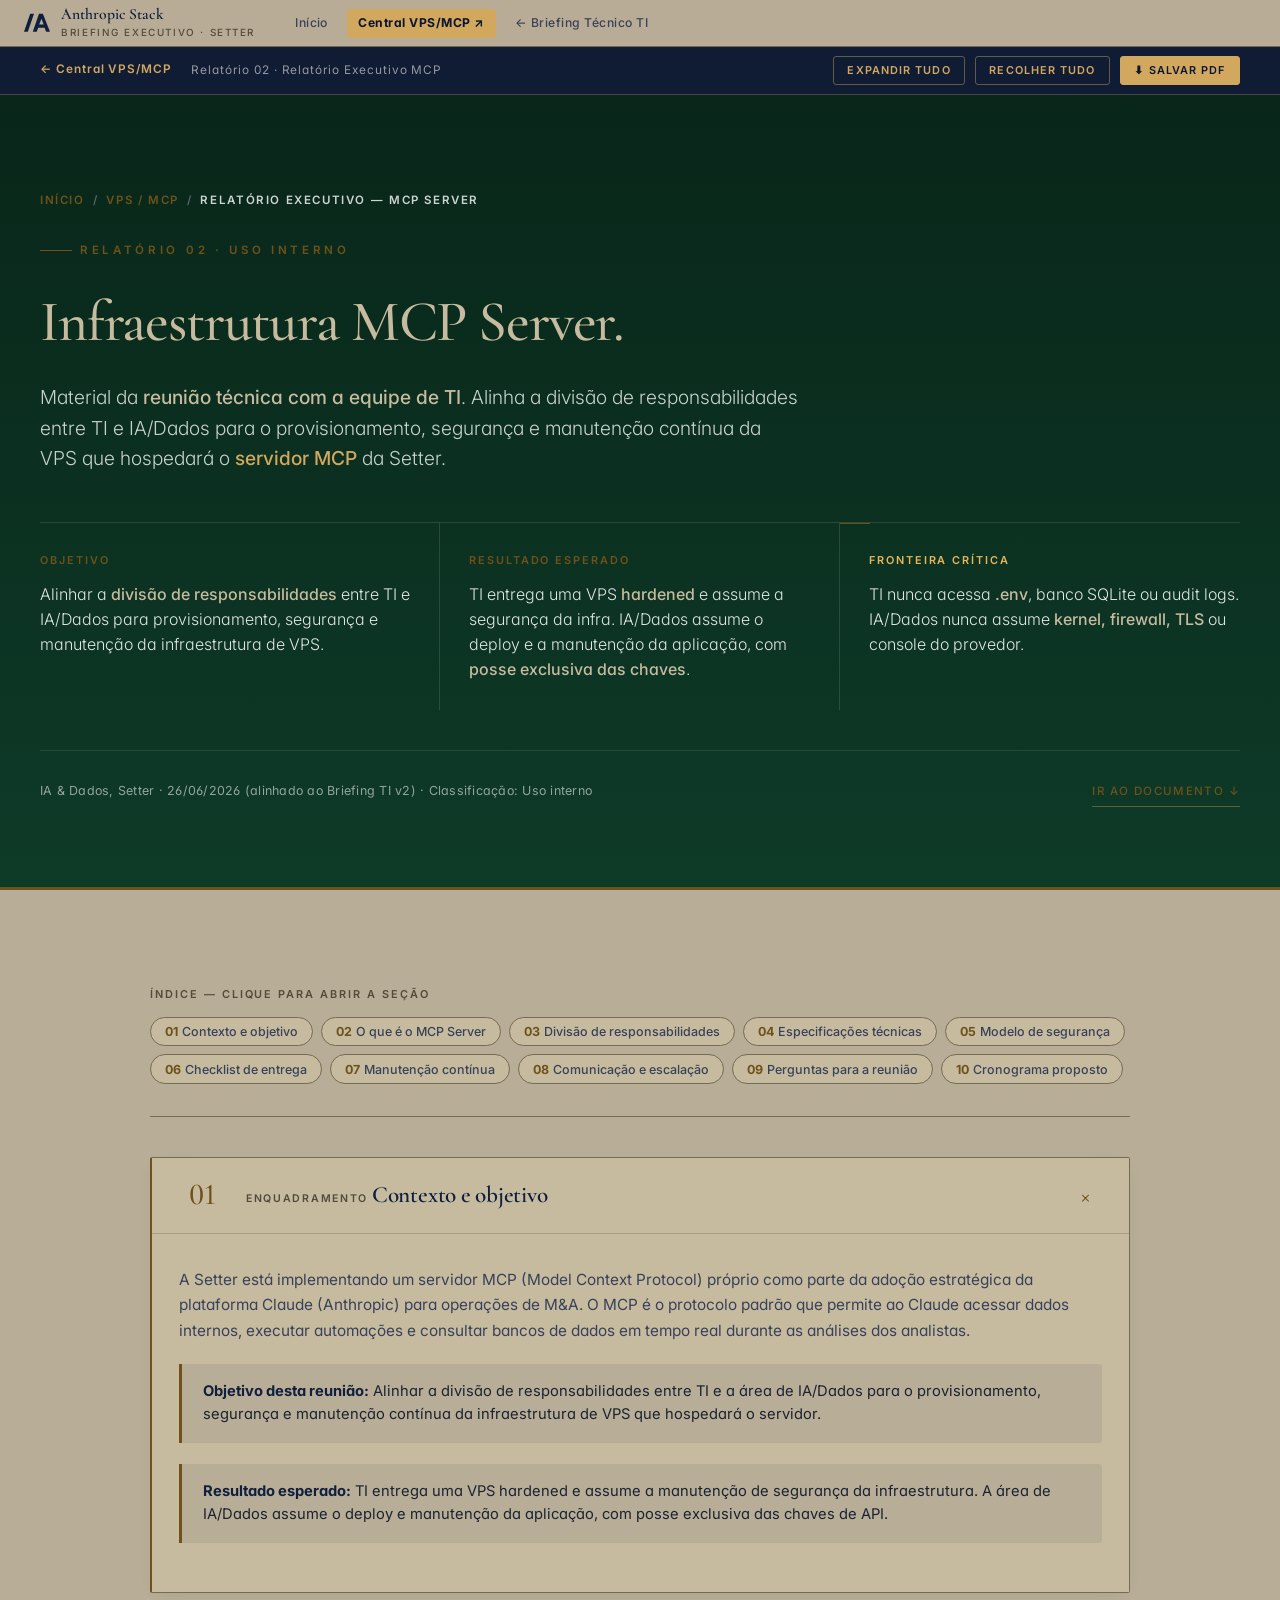
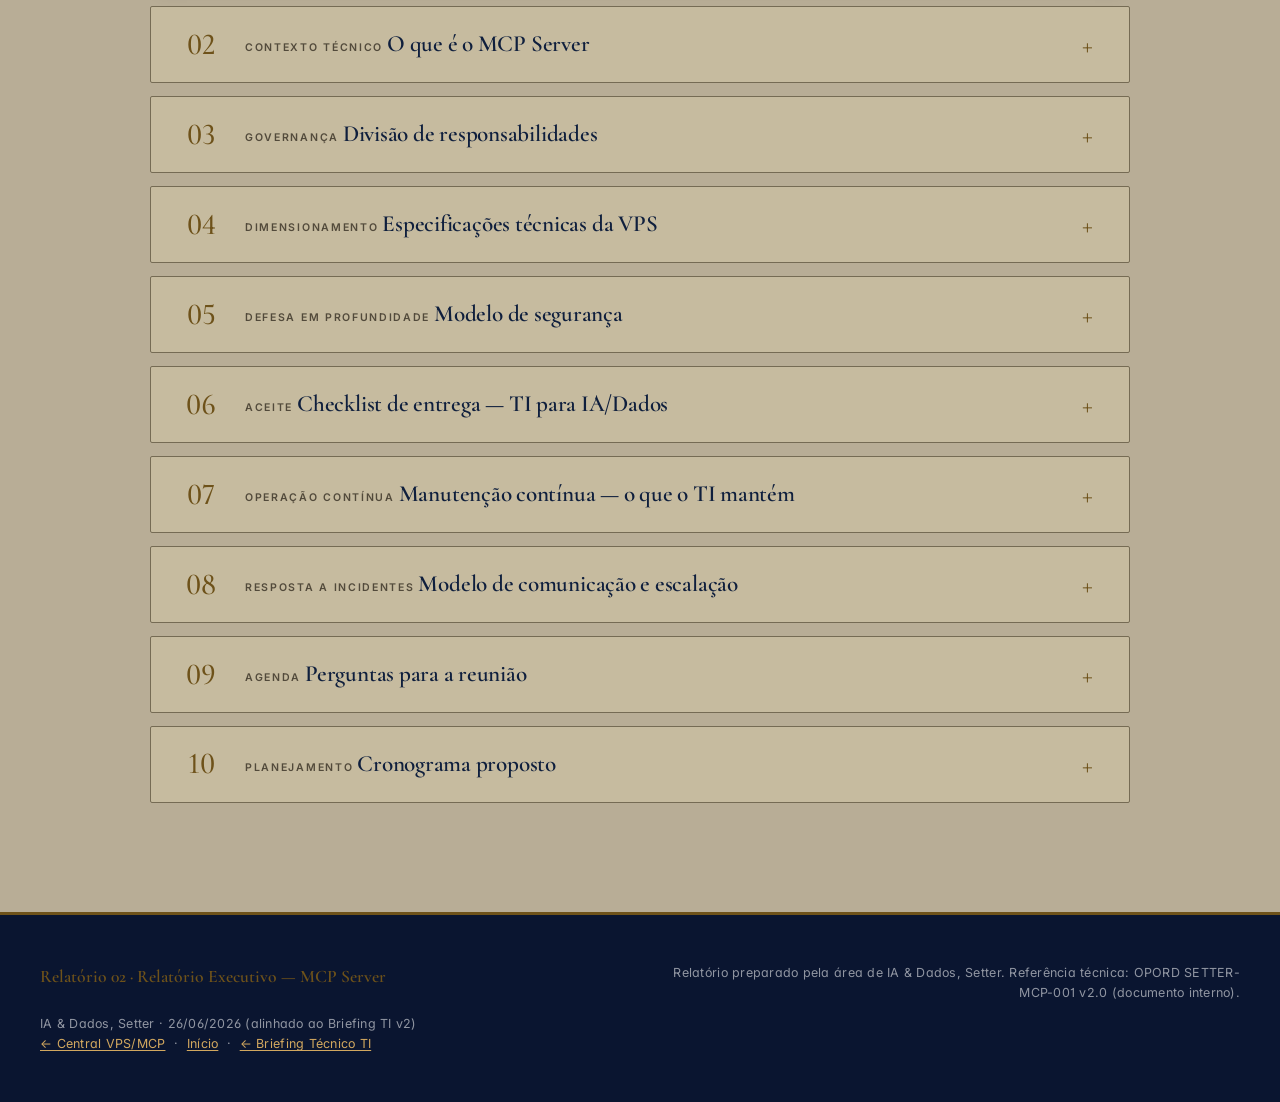
<file: relatorio-executivo-mcp.html>
<!DOCTYPE html>
<html lang="pt-BR">
<head>
<meta charset="UTF-8" />
<meta name="viewport" content="width=device-width, initial-scale=1.0" />
<title>Relatório Executivo — Infraestrutura MCP Server | Setter</title>
<link rel="preconnect" href="https://fonts.googleapis.com">
<link rel="preconnect" href="https://fonts.gstatic.com" crossorigin>
<link href="https://fonts.googleapis.com/css2?family=Cormorant+Garamond:wght@500;600;700&family=Inter:wght@300;400;500;600;700&family=JetBrains+Mono:wght@400;500&display=swap" rel="stylesheet">
<link rel="stylesheet" href="styles.css" />
</head>
<body>

<!-- ============ HEADER / NAV ============ -->
<header class="topbar">
  <a class="brand" href="index.html" style="text-decoration:none;">
    <div class="logo-mark" aria-label="Anthropic">
      <svg viewBox="0 0 24 24" xmlns="http://www.w3.org/2000/svg" fill="currentColor" aria-hidden="true">
        <path d="M13.827 3.52h3.603L24 20h-3.603l-1.397-3.546h-5.892L11.711 20H8.108L13.827 3.52zM18.176 13.46l-2.078-5.298-2.078 5.298h4.156zM0 20l5.719-16.48h3.522L3.522 20H0z"/>
      </svg>
    </div>
    <div class="brand-text">
      <div class="brand-title">Anthropic Stack</div>
      <div class="brand-sub">Briefing Executivo · Setter</div>
    </div>
  </a>
  <nav class="topnav">
    <a href="index.html">Início</a>
    <a href="vps-mcp.html" class="nav-vps">Central VPS/MCP ↗</a>
    <a href="relatorio-briefing-ti.html">← Briefing Técnico TI</a>
  </nav>
  <button class="nav-toggle" type="button" aria-label="Abrir menu" aria-expanded="false">
    <span></span><span></span><span></span>
  </button>
</header>

<!-- ============ BARRA DE AÇÕES FIXA ============ -->
<div class="rpt-actionbar">
  <div class="ab-left">
    <a href="vps-mcp.html">← Central VPS/MCP</a>
    <span>Relatório 02 · Relatório Executivo MCP</span>
  </div>
  <div class="rpt-actions">
    <button class="rpt-btn" data-action="expand-all">Expandir tudo</button>
    <button class="rpt-btn" data-action="collapse-all">Recolher tudo</button>
    <button class="rpt-btn rpt-btn-pdf" data-action="print">⬇ Salvar PDF</button>
  </div>
</div>

<!-- ============ HERO ============ -->
<section class="hero">
  <div class="hero-inner">
    <nav class="breadcrumb" aria-label="Trilha de navegação">
      <a href="index.html">Início</a>
      <span class="sep">/</span>
      <a href="vps-mcp.html">VPS / MCP</a>
      <span class="sep">/</span>
      <span class="current">Relatório Executivo — MCP Server</span>
    </nav>
    <div class="hero-tag">Relatório 02 · Uso interno</div>
    <h1>Infraestrutura MCP Server.</h1>
    <p class="hero-lead">
      Material da <strong>reunião técnica com a equipe de TI</strong>. Alinha a divisão de responsabilidades entre TI e IA/Dados para o provisionamento, segurança e manutenção contínua da VPS que hospedará o <em>servidor MCP</em> da Setter.
    </p>
    <div class="hero-cards">
      <div class="hero-card">
        <div class="hc-label">Objetivo</div>
        <div class="hc-text">Alinhar a <strong>divisão de responsabilidades</strong> entre TI e IA/Dados para provisionamento, segurança e manutenção da infraestrutura de VPS.</div>
      </div>
      <div class="hero-card">
        <div class="hc-label">Resultado esperado</div>
        <div class="hc-text">TI entrega uma VPS <strong>hardened</strong> e assume a segurança da infra. IA/Dados assume o deploy e a manutenção da aplicação, com <strong>posse exclusiva das chaves</strong>.</div>
      </div>
      <div class="hero-card warn">
        <div class="hc-label">Fronteira crítica</div>
        <div class="hc-text">TI nunca acessa <strong>.env</strong>, banco SQLite ou audit logs. IA/Dados nunca assume <strong>kernel, firewall, TLS</strong> ou console do provedor.</div>
      </div>
    </div>
    <div class="hero-meta">
      <span>IA &amp; Dados, Setter · 26/06/2026 (alinhado ao Briefing TI v2) · Classificação: Uso interno</span>
      <a href="#doc" class="hero-cta">Ir ao documento ↓</a>
    </div>
  </div>
</section>

<!-- ============ DOCUMENTO ============ -->
<section id="doc" class="section">

  <!-- Índice -->
  <nav class="rpt-toc" aria-label="Índice do relatório">
    <span class="rpt-toc-label">Índice — clique para abrir a seção</span>
    <button class="rpt-chip" data-target="sec-1"><span class="chip-num">01</span>Contexto e objetivo</button>
    <button class="rpt-chip" data-target="sec-2"><span class="chip-num">02</span>O que é o MCP Server</button>
    <button class="rpt-chip" data-target="sec-3"><span class="chip-num">03</span>Divisão de responsabilidades</button>
    <button class="rpt-chip" data-target="sec-4"><span class="chip-num">04</span>Especificações técnicas</button>
    <button class="rpt-chip" data-target="sec-5"><span class="chip-num">05</span>Modelo de segurança</button>
    <button class="rpt-chip" data-target="sec-6"><span class="chip-num">06</span>Checklist de entrega</button>
    <button class="rpt-chip" data-target="sec-7"><span class="chip-num">07</span>Manutenção contínua</button>
    <button class="rpt-chip" data-target="sec-8"><span class="chip-num">08</span>Comunicação e escalação</button>
    <button class="rpt-chip" data-target="sec-9"><span class="chip-num">09</span>Perguntas para a reunião</button>
    <button class="rpt-chip" data-target="sec-10"><span class="chip-num">10</span>Cronograma proposto</button>
  </nav>

  <div class="rpt-doc">

    <!-- ===== 1. CONTEXTO E OBJETIVO ===== -->
    <details class="rpt-section" id="sec-1" open>
      <summary>
        <span class="rpt-sec-num">01</span>
        <span class="rpt-sec-head">
          <span class="rpt-sec-eyebrow">Enquadramento</span>
          <span class="rpt-sec-title">Contexto e objetivo</span>
        </span>
        <span class="rpt-sec-toggle">+</span>
      </summary>
      <div class="rpt-sec-body">
        <p>A Setter está implementando um servidor MCP (Model Context Protocol) próprio como parte da adoção estratégica da plataforma Claude (Anthropic) para operações de M&amp;A. O MCP é o protocolo padrão que permite ao Claude acessar dados internos, executar automações e consultar bancos de dados em tempo real durante as análises dos analistas.</p>
        <div class="rpt-note"><strong>Objetivo desta reunião:</strong> Alinhar a divisão de responsabilidades entre TI e a área de IA/Dados para o provisionamento, segurança e manutenção contínua da infraestrutura de VPS que hospedará o servidor.</div>
        <div class="rpt-note"><strong>Resultado esperado:</strong> TI entrega uma VPS hardened e assume a manutenção de segurança da infraestrutura. A área de IA/Dados assume o deploy e manutenção da aplicação, com posse exclusiva das chaves de API.</div>
      </div>
    </details>

    <!-- ===== 2. O QUE É O MCP SERVER ===== -->
    <details class="rpt-section" id="sec-2">
      <summary>
        <span class="rpt-sec-num">02</span>
        <span class="rpt-sec-head">
          <span class="rpt-sec-eyebrow">Contexto técnico</span>
          <span class="rpt-sec-title">O que é o MCP Server</span>
        </span>
        <span class="rpt-sec-toggle">+</span>
      </summary>
      <div class="rpt-sec-body">
        <p>O MCP Server é um processo Python (FastMCP + Uvicorn) que roda na VPS e expõe endpoints HTTP autenticados. Os clientes são os aplicativos Claude (Claude Desktop, Claude Code, Claude Cowork) instalados nas máquinas dos usuários da Setter.</p>
        <div class="snippet">
          <div class="snippet-label">diagrama · arquitetura</div>
          <pre>[Claude — máquinas dos analistas]
        │
        │  HTTPS + Bearer Token
        ▼
[nginx — reverse proxy + TLS termination]
        │
        │  HTTP interno (127.0.0.1:8000)
        ▼
[Uvicorn → FastMCP Application]
        │
        ├── SQLite (banco interno de deals)
        ├── Scripts Python/Shell (automações ETL)
        └── Audit log (append-only, imutável)</pre>
        </div>

        <h4>O que o servidor expõe</h4>
        <ul>
          <li><strong>Tools:</strong> funções que o Claude pode invocar — inserir deals, disparar ETL, gerar relatórios</li>
          <li><strong>Resources:</strong> consultas read-only ao banco — pipeline de deals, valuations, research setorial</li>
          <li><strong>Health endpoint:</strong> <code>GET /health</code> — sem autenticação, para monitoramento</li>
        </ul>

        <h4>O que o servidor NÃO faz</h4>
        <ul>
          <li>Não acessa a internet (apenas recebe conexões de entrada)</li>
          <li>Não armazena dados em memória entre sessões (stateless por request)</li>
          <li>Não executa código arbitrário (allowlist explícita de scripts autorizados)</li>
        </ul>
      </div>
    </details>

    <!-- ===== 3. DIVISÃO DE RESPONSABILIDADES ===== -->
    <details class="rpt-section" id="sec-3">
      <summary>
        <span class="rpt-sec-num">03</span>
        <span class="rpt-sec-head">
          <span class="rpt-sec-eyebrow">Governança</span>
          <span class="rpt-sec-title">Divisão de responsabilidades</span>
        </span>
        <span class="rpt-sec-toggle">+</span>
      </summary>
      <div class="rpt-sec-body">
        <p>Esta é a separação proposta entre TI e IA/Dados:</p>

        <h4>3.1 Responsabilidade do TI — infraestrutura e segurança</h4>
        <table class="comp-table">
          <thead><tr><th>Domínio</th><th>Tarefa</th><th>Periodicidade</th></tr></thead>
          <tbody>
            <tr><td><strong>Provisionamento</strong></td><td>Criação da VPS com Ubuntu 24.04 LTS</td><td>Uma vez</td></tr>
            <tr><td><strong>Acesso inicial</strong></td><td>Conta de serviço <code>setter-app</code> (sem sudo) + admins <code>setter-admin</code>/<code>ti-admin</code> (com sudo), chaves SSH</td><td>Uma vez</td></tr>
            <tr><td><strong>Docker engine</strong></td><td>Instalar e habilitar Docker (a aplicação roda em container — TI não toca no conteúdo)</td><td>Uma vez</td></tr>
            <tr><td><strong>SSH hardening</strong></td><td>Desabilitar root login, desabilitar password auth</td><td>Uma vez</td></tr>
            <tr><td><strong>Firewall (UFW)</strong></td><td>Liberar 22 e 51820/UDP (WireGuard); 80/443 não públicas</td><td>Uma vez</td></tr>
            <tr><td><strong>WireGuard (VPN)</strong></td><td>Configurar túnel — único ponto de entrada público (caminho único v2)</td><td>Uma vez</td></tr>
            <tr><td><strong>Fail2ban</strong></td><td>Configurar banimento por tentativas SSH</td><td>Uma vez</td></tr>
            <tr><td><strong>Certbot / TLS</strong></td><td>Emitir/renovar certificado Let's Encrypt para <code>mcp.setter.net.br</code> via <strong>DNS-01</strong> (80/443 não públicas)</td><td>Automático (renovação 90 dias)</td></tr>
            <tr><td><strong>OS updates</strong></td><td><code>unattended-upgrades</code> para patches de segurança</td><td>Automático (diário)</td></tr>
            <tr><td><strong>logrotate</strong></td><td>Rotação dos logs da aplicação (caminho fornecido pela IA/Dados)</td><td>Uma vez</td></tr>
            <tr><td><strong>Snapshots</strong></td><td>Snapshot automático semanal via painel do provedor</td><td>Automático (semanal)</td></tr>
            <tr><td><strong>Agendamento de backup</strong></td><td>Agendar (cron) o script de backup da IA/Dados e enviar a saída para fora da VPS</td><td>Automático (diário)</td></tr>
            <tr><td><strong>Monitoramento</strong></td><td>Alertas de CPU/memória/disco + health check do <code>/health</code> da aplicação</td><td>Contínuo</td></tr>
            <tr><td><strong>Acesso de emergência</strong></td><td>Console de recuperação via provedor (acesso out-of-band, com MFA)</td><td>Sob demanda</td></tr>
            <tr><td><strong>Auditoria de acesso</strong></td><td>Revisão mensal de <code>/var/log/auth.log</code> e eventos fail2ban</td><td>Mensal</td></tr>
          </tbody>
        </table>

        <h4>3.2 Responsabilidade da área de IA/Dados — aplicação</h4>
        <table class="comp-table">
          <thead><tr><th>Domínio</th><th>Tarefa</th></tr></thead>
          <tbody>
            <tr><td><strong>Deploy</strong></td><td>Imagem e containers Docker, dependências Python (dentro da imagem)</td></tr>
            <tr><td><strong>Configuração da aplicação</strong></td><td>Arquivo <code>.env</code> com as API keys (posse exclusiva)</td></tr>
            <tr><td><strong>Banco de dados</strong></td><td>Schema SQLite, rotação de dados e <strong>lógica do script de backup</strong> (<code>.backup</code>/<code>.dump</code> — agendamento e envio externo são do TI)</td></tr>
            <tr><td><strong>systemd / container</strong></td><td>Unit do serviço com <code>Restart=always</code> + proteção de crash-loop; start/stop/restart da aplicação</td></tr>
            <tr><td><strong>nginx</strong></td><td>Configuração do <code>server block</code> para o MCP</td></tr>
            <tr><td><strong>Manutenção do código</strong></td><td>Updates de versão do FastMCP, novas tools, novos scripts</td></tr>
            <tr><td><strong>API keys</strong></td><td>Geração, rotação e distribuição das chaves de autenticação</td></tr>
            <tr><td><strong>Audit log</strong></td><td>Monitoramento e análise de eventos de auditoria da aplicação</td></tr>
          </tbody>
        </table>

        <h4>3.3 Fronteira crítica — o que cada parte NUNCA toca</h4>
        <div class="split-grid">
          <div class="split-card split-a">
            <h5>TI não acessa</h5>
            <ul>
              <li>O arquivo <code>config/.env</code> (contém as API keys)</li>
              <li>O conteúdo do banco SQLite (<code>data/setter.db</code>)</li>
              <li>Os audit logs da aplicação (<code>logs/audit.log</code>)</li>
            </ul>
          </div>
          <div class="split-card split-b">
            <h5>IA/Dados não assume</h5>
            <ul>
              <li>Manutenção do kernel e pacotes do OS</li>
              <li>Regras de firewall, fail2ban e configuração do WireGuard</li>
              <li>Renovação de certificados TLS</li>
              <li>Acesso de emergência via console do provedor</li>
            </ul>
          </div>
        </div>
        <p>Esta separação respeita o princípio de menor privilégio e garante que nenhuma das partes precisa da outra para executar suas funções rotineiras.</p>
        <div class="rpt-note crit"><strong>Ressalva de segredos (v2):</strong> a regra "TI não acessa o <code>.env</code>" vale no sistema em execução, mas <strong>quem controla snapshots ou o console do provedor consegue ler o disco inteiro</strong> — inclusive o <code>.env</code>. Por isso a conta do provedor é tratada como superfície que carrega segredos: <strong>MFA obrigatório</strong> e credenciais em cofre. Ver Briefing TI v2, seção 7.2.</div>
      </div>
    </details>

    <!-- ===== 4. ESPECIFICAÇÕES TÉCNICAS ===== -->
    <details class="rpt-section" id="sec-4">
      <summary>
        <span class="rpt-sec-num">04</span>
        <span class="rpt-sec-head">
          <span class="rpt-sec-eyebrow">Dimensionamento</span>
          <span class="rpt-sec-title">Especificações técnicas da VPS</span>
        </span>
        <span class="rpt-sec-toggle">+</span>
      </summary>
      <div class="rpt-sec-body">
        <h4>4.1 Requisitos mínimos</h4>
        <table class="comp-table">
          <thead><tr><th>Recurso</th><th>Mínimo</th><th>Recomendado</th></tr></thead>
          <tbody>
            <tr><td><strong>vCPU</strong></td><td>1</td><td>2</td></tr>
            <tr><td><strong>RAM</strong></td><td>2 GB</td><td>4 GB</td></tr>
            <tr><td><strong>Disco SSD</strong></td><td>20 GB</td><td>40 GB</td></tr>
            <tr><td><strong>Rede</strong></td><td>100 Mbps</td><td>200 Mbps</td></tr>
            <tr><td><strong>OS</strong></td><td>Ubuntu 24.04 LTS</td><td>Ubuntu 24.04 LTS</td></tr>
            <tr><td><strong>IP</strong></td><td>1 IPv4 estático</td><td>1 IPv4 estático</td></tr>
          </tbody>
        </table>
        <div class="rpt-note"><strong>Estimativa de custo:</strong> R$ 80–150/mês (Hetzner CX22 ou DigitalOcean equivalente). Custo aumenta apenas se SQLite ultrapassar ~50 GB — improvável no horizonte de 12 meses.</div>

        <h4>4.2 Provedor recomendado</h4>
        <ul>
          <li><strong>Hetzner Cloud</strong> (Helsinki ou Ashburn): melhor custo-benefício, ~€4/mês para CX22</li>
          <li><strong>DigitalOcean</strong> (São Paulo): latência menor para o Brasil, ~$24/mês para Droplet equivalente</li>
        </ul>
        <p>Ambos fornecem console out-of-band, snapshots automatizados e IPv4 estático incluso. <strong>MFA na conta do provedor é obrigatório</strong> (a conta controla snapshots e console).</p>

        <h4>4.3 Configuração de rede necessária</h4>
        <ul>
          <li><strong>DNS:</strong> o TI confirma e entrega o IP estático; o time interno da Setter cria o registro A <code>mcp.setter.net.br</code> → IP da VPS (o TI não acessa o painel DNS da Setter)</li>
          <li><strong>Portas abertas no firewall externo:</strong> 22 (SSH) e 51820/UDP (WireGuard) — <strong>80/443 não são públicas</strong> (acesso via túnel)</li>
          <li><strong>Nenhuma outra porta deve ser exposta</strong> — o processo da aplicação escuta exclusivamente em <code>127.0.0.1:8000</code> e só é alcançável via VPN</li>
        </ul>
      </div>
    </details>

    <!-- ===== 5. MODELO DE SEGURANÇA ===== -->
    <details class="rpt-section" id="sec-5">
      <summary>
        <span class="rpt-sec-num">05</span>
        <span class="rpt-sec-head">
          <span class="rpt-sec-eyebrow">Defesa em profundidade</span>
          <span class="rpt-sec-title">Modelo de segurança</span>
        </span>
        <span class="rpt-sec-toggle">+</span>
      </summary>
      <div class="rpt-sec-body">
        <h4>5.1 Camadas de defesa</h4>
        <div class="snippet">
          <div class="snippet-label">diagrama · camadas</div>
          <pre>Internet
   │
   ├─ [UFW] Bloqueia tudo exceto 22 (SSH) e 51820/UDP (WireGuard)
   │
   ├─ [WireGuard] Único ponto de entrada público; app só alcançável pelo túnel
   │
   ├─ [Fail2ban] Bane IPs após 3 falhas SSH em 10 min
   │
   ├─ [nginx] TLS 1.2+, HSTS, rate limiting no endpoint do MCP (10 req/s)
   │
   ├─ [FastMCP + StaticTokenVerifier] Bearer token obrigatório por tier
   │       ├─ Tier read  → analistas (consultas)
   │       ├─ Tier write → automações internas
   │       └─ Tier admin → responsável IA/Dados
   │
   ├─ [SQLite WAL + queries parametrizadas] Zero SQL injection possível
   │
   └─ [Audit log append-only] chattr +a — nem root deleta</pre>
        </div>

        <h4>5.2 Autenticação — o que TI precisa saber</h4>
        <p>O servidor usa Bearer tokens (API keys) gerados e gerenciados exclusivamente pela área de IA/Dados. O TI <strong>não precisa e não deve</strong> conhecer os valores dessas chaves. A autenticação é tratada na camada de aplicação (FastMCP), não no nginx.</p>
        <p>O nginx valida apenas TLS e aplica rate limiting. Não faz autenticação de conteúdo.</p>

        <h4>5.3 Vetor de ataque mapeado — prompt injection via MCP</h4>
        <p>O principal risco específico desta aplicação é <strong>prompt injection</strong>: um documento malicioso aberto por um analista poderia, em tese, tentar instruir o Claude a executar queries não autorizadas via MCP. As defesas implementadas:</p>
        <ul>
          <li>Queries SQL sempre parametrizadas (sem interpolação de string)</li>
          <li>Allowlist explícita de scripts que podem ser invocados</li>
          <li>Parâmetros passados via stdin JSON, nunca como args de shell</li>
          <li>Audit log de toda operação, incluindo parâmetros recebidos</li>
          <li>Tools de escrita requerem campo <code>justificativa</code> obrigatório</li>
        </ul>
      </div>
    </details>

    <!-- ===== 6. CHECKLIST ===== -->
    <details class="rpt-section" id="sec-6">
      <summary>
        <span class="rpt-sec-num">06</span>
        <span class="rpt-sec-head">
          <span class="rpt-sec-eyebrow">Aceite</span>
          <span class="rpt-sec-title">Checklist de entrega — TI para IA/Dados</span>
        </span>
        <span class="rpt-sec-toggle">+</span>
      </summary>
      <div class="rpt-sec-body">
        <p>Ao final do provisionamento, o TI deve entregar à área de IA/Dados. Esta é a versão resumida — o checklist completo e canônico está no <a class="rpt-xref" href="relatorio-briefing-ti.html#sec-8">Briefing TI v2, seção 8</a>:</p>
        <ul class="rpt-checklist">
          <li>VPS com <strong>Ubuntu 24.04 LTS</strong>, IP estático e <strong>MFA ativo na conta do provedor</strong></li>
          <li>Conta de serviço <code>setter-app</code> (sem sudo, fora do grupo docker) + admins <code>setter-admin</code>/<code>ti-admin</code></li>
          <li>Confirmação de que <code>root</code> login e autenticação por senha estão desabilitados</li>
          <li>UFW ativo — somente 22 e 51820/UDP; <strong>80/443 não públicas</strong> (<code>sudo ufw status verbose</code>)</li>
          <li>Fail2ban ativo — status via <code>sudo fail2ban-client status</code></li>
          <li><code>unattended-upgrades</code> configurado e ativo</li>
          <li><strong>Docker</strong> instalado e ativo; <strong>WireGuard</strong> ativo com peer de teste validado</li>
          <li>Registro DNS <code>mcp.setter.net.br → IP</code> propagado (criado pela Setter)</li>
          <li>Certbot instalado e renovação por <strong>DNS-01</strong> validada</li>
          <li>nginx instalado e rodando (sem <code>server block</code> — isso é responsabilidade da IA/Dados)</li>
          <li><code>logrotate</code>, <strong>monitor de saúde do <code>/health</code></strong>, <strong>backup do banco agendado + envio externo + teste de restauração</strong> e <strong>snapshot semanal</strong> configurados</li>
          <li>Monitoramento de CPU/RAM/disco com alerta para <strong>canal/lista compartilhada</strong> da IA/Dados (não e-mail pessoal único)</li>
          <li>Documento <strong>as-built</strong> e acesso out-of-band documentados e compartilhados em cofre</li>
        </ul>
      </div>
    </details>

    <!-- ===== 7. MANUTENÇÃO ===== -->
    <details class="rpt-section" id="sec-7">
      <summary>
        <span class="rpt-sec-num">07</span>
        <span class="rpt-sec-head">
          <span class="rpt-sec-eyebrow">Operação contínua</span>
          <span class="rpt-sec-title">Manutenção contínua — o que o TI mantém</span>
        </span>
        <span class="rpt-sec-toggle">+</span>
      </summary>
      <div class="rpt-sec-body">
        <h4>Rotina automática (sem intervenção manual esperada)</h4>
        <ul>
          <li><strong>Patches de segurança:</strong> <code>unattended-upgrades</code> aplica automaticamente patches do kernel e pacotes críticos</li>
          <li><strong>Renovação TLS:</strong> Certbot renova o certificado a cada 60–90 dias via <code>cron</code>, usando <strong>DNS-01</strong> (80/443 não públicas) — falha gera alerta</li>
          <li><strong>Backup do banco:</strong> script da IA/Dados executado por <code>cron</code> e enviado para fora da VPS — falha gera alerta</li>
          <li><strong>Snapshot:</strong> imagem semanal do host via painel do provedor (complementa, não substitui o backup do banco)</li>
          <li><strong>logrotate + health check:</strong> logs rotacionados; <code>/health</code> monitorado, com alerta à IA/Dados se a aplicação não responder</li>
          <li><strong>Fail2ban:</strong> opera de forma autônoma, bane e desbane IPs conforme regras configuradas</li>
        </ul>

        <h4>Rotina mensal (intervenção ativa do TI)</h4>
        <ul>
          <li>Revisão de <code>/var/log/auth.log</code> — identificar tentativas de acesso suspeitas</li>
          <li><code>sudo fail2ban-client status</code> — revisar IPs banidos recorrentes</li>
          <li><code>df -h</code> — verificar crescimento de disco (alertar IA/Dados se &gt; 70%)</li>
          <li><code>sudo apt list --upgradable</code> — verificar se há pacotes pendentes fora do escopo do <code>unattended-upgrades</code></li>
        </ul>

        <h4>Atualizações de kernel com reboot</h4>
        <p>Quando o kernel for atualizado (raro, mas necessário), o processo é:</p>
        <ol>
          <li>TI notifica IA/Dados com 24h de antecedência</li>
          <li>IA/Dados confirma janela de manutenção (evitar horário comercial)</li>
          <li>TI executa <code>sudo reboot</code></li>
          <li>systemd reinicia automaticamente o serviço MCP após o boot — <strong>desde que a unit tenha <code>Restart=always</code></strong> + proteção de crash-loop (validado no checklist)</li>
          <li>Validação de saúde: no host via <code>curl http://127.0.0.1:8000/health</code> e, de fora, conectado ao túnel (<code>GET</code> pelo IP do WireGuard) — a URL pública não responde fora da VPN</li>
        </ol>
      </div>
    </details>

    <!-- ===== 8. COMUNICAÇÃO E ESCALAÇÃO ===== -->
    <details class="rpt-section" id="sec-8">
      <summary>
        <span class="rpt-sec-num">08</span>
        <span class="rpt-sec-head">
          <span class="rpt-sec-eyebrow">Resposta a incidentes</span>
          <span class="rpt-sec-title">Modelo de comunicação e escalação</span>
        </span>
        <span class="rpt-sec-toggle">+</span>
      </summary>
      <div class="rpt-sec-body">
        <table class="comp-table">
          <thead><tr><th>Situação</th><th>Responsável primário</th><th>Ação</th></tr></thead>
          <tbody>
            <tr><td>VPS inacessível via SSH</td><td><strong>TI</strong></td><td>Acesso via console out-of-band, investigar SO</td></tr>
            <tr><td>Serviço MCP fora do ar (nginx OK, SSH OK)</td><td><strong>IA/Dados</strong></td><td><code>sudo systemctl restart setter-mcp</code></td></tr>
            <tr><td>Certificado TLS expirado</td><td><strong>TI</strong></td><td><code>sudo certbot renew</code></td></tr>
            <tr><td>Tentativas de acesso suspeitas (auth log)</td><td><strong>TI</strong></td><td>Revisar fail2ban, reforçar regras UFW se necessário</td></tr>
            <tr><td>Disco acima de 80%</td><td><strong>TI alerta → IA/Dados resolve</strong></td><td>IA/Dados limpa backups antigos ou expande banco</td></tr>
            <tr><td>Rotação de API keys</td><td><strong>IA/Dados</strong></td><td>Atualiza <code>.env</code>, reinicia serviço — TI não é envolvido</td></tr>
            <tr><td>Vulnerabilidade crítica (CVE) no OS</td><td><strong>TI</strong></td><td>Patch e reboot em janela de manutenção acordada</td></tr>
            <tr><td>Nova automação ou tool no servidor</td><td><strong>IA/Dados</strong></td><td>Deploy via git pull, restart do serviço — TI não é envolvido</td></tr>
          </tbody>
        </table>
      </div>
    </details>

    <!-- ===== 9. PERGUNTAS ===== -->
    <details class="rpt-section" id="sec-9">
      <summary>
        <span class="rpt-sec-num">09</span>
        <span class="rpt-sec-head">
          <span class="rpt-sec-eyebrow">Agenda</span>
          <span class="rpt-sec-title">Perguntas para a reunião</span>
        </span>
        <span class="rpt-sec-toggle">+</span>
      </summary>
      <div class="rpt-sec-body">
        <div class="rpt-note crit"><strong>Já decidido na v2 do Briefing TI:</strong> base <strong>Ubuntu 24.04</strong>, arquitetura em <strong>Docker</strong>, VPN via <strong>WireGuard</strong> (caminho único), DNS criado pela Setter, e o <strong>backup do banco</strong> (TI agenda o script da IA/Dados + envio externo; snapshot semanal obrigatório do TI). Os itens abaixo riscados deixam de ser pergunta.</div>
        <p>Itens a definir durante a conversa com o TI:</p>
        <ol>
          <li><strong>Provedor:</strong> Hetzner ou DigitalOcean? Há preferência ou contrato existente?</li>
          <li><strong>Titularidade e billing da conta no provedor:</strong> Quem cria e paga a conta no Hetzner/DigitalOcean — TI ou Setter? Precisa ser definido <em>antes</em> de provisionar qualquer coisa: se for o TI, a Setter exige acesso à conta para ver faturas e garantir saída caso o contrato com a prestadora seja encerrado; se for a Setter, o TI recebe acesso operacional limitado.</li>
          <li><strong>DNS:</strong> Quem administra o domínio <code>setter.net.br</code>? TI ou terceiro?</li>
          <li><strong>Monitoramento:</strong> O TI já tem ferramenta de monitoramento (Zabbix, Grafana, Datadog)? Integrar ou usar alerta básico por email?</li>
          <li><strong>Janela de manutenção padrão:</strong> Qual horário é aceitável para reboots de kernel?</li>
          <li><strong>Acesso de emergência:</strong> Como documentar e compartilhar credenciais do console do provedor de forma segura?</li>
          <li><strong>Chaves de acesso à VPS:</strong> Por qual canal seguro será feita a troca das chaves SSH (chave pública da Setter para o usuário <code>setter-admin</code>)? Será usado cofre corporativo — qual (1Password, Bitwarden ou equivalente)?</li>
          <li><strong>Segregação de acessos:</strong> Confirma-se o uso de contas separadas — <code>setter-app</code> (serviço, sem sudo), <code>setter-admin</code> (Setter) e <code>ti-admin</code> (TI) — sem compartilhamento de senhas de sistema entre as partes?</li>
          <li><strong>Rotação, revogação de chaves e offboarding:</strong> Qual o procedimento para revogar as chaves SSH quando um técnico do TI (ou colaborador da Setter) com acesso ao servidor sai da empresa, ou em caso de incidente? Pode ser simples, mas precisa existir — e incluir trilha de <strong>auditoria de acesso</strong> (quem acessou, quando).</li>
          <li><strong>Restrições de rede nas máquinas dos analistas (VPN):</strong> WireGuard <strong>já foi adotado (v2)</strong>; o túnel usa <code>UDP</code> na porta <code>51820</code> e firewalls corporativos costumam bloquear UDP não-padrão. Resta confirmar se as redes gerenciadas pelo TI deixam esse tráfego passar — esse é o único ponto de entrada da aplicação.</li>
          <li><strong>Instalação do cliente VPN nos analistas:</strong> Se houver VPN, quem instala e configura o cliente (<code>WireGuard</code> ou <code>Tailscale</code>) em cada máquina? Se o TI gerencia os endpoints dos analistas, é responsabilidade do TI; se os analistas gerenciam as próprias máquinas, cai para IA/Dados. Sem isso definido, o servidor fica pronto mas ninguém consegue se conectar.</li>
          <li><del><strong>Backup offsite:</strong> O TI assume backup dos snapshots da VPS, ou IA/Dados cuida disso separadamente do backup do banco?</del> <strong>— Resolvido na v2:</strong> snapshot semanal é obrigação do TI; o backup do banco usa script da IA/Dados (<code>.backup</code>/<code>.dump</code>) agendado pelo TI via cron e enviado para fora da VPS, com teste de restauração trimestral (RPO ≤ 24h / RTO ≤ 4h). Resta confirmar o destino externo.</li>
          <li><strong>Prazo:</strong> Quando o TI consegue entregar a VPS hardened e pronta para deploy?</li>
        </ol>
      </div>
    </details>

    <!-- ===== 10. CRONOGRAMA ===== -->
    <details class="rpt-section" id="sec-10">
      <summary>
        <span class="rpt-sec-num">10</span>
        <span class="rpt-sec-head">
          <span class="rpt-sec-eyebrow">Planejamento</span>
          <span class="rpt-sec-title">Cronograma proposto</span>
        </span>
        <span class="rpt-sec-toggle">+</span>
      </summary>
      <div class="rpt-sec-body">
        <div class="snippet">
          <div class="snippet-label">cronograma · 3 semanas</div>
          <pre>Semana 1
  TI:       Provisionar VPS (24.04), MFA no provedor, contas (setter-app/admins)
  TI:       Hardening SSH, UFW (22 + 51820/UDP), Fail2ban, unattended-upgrades
  TI:       Instalar Docker, nginx, Certbot (DNS-01) e configurar WireGuard
  Setter:   Criar registro A mcp.setter.net.br (TI entrega o IP)
  TI:       logrotate, snapshot semanal, agendamento de backup + envio externo
  TI:       Entrega do checklist (seção 6) + documento as-built para IA/Dados

Semana 2
  IA/Dados: Deploy da aplicação (container Docker), nginx server block, TLS
  IA/Dados: Unit com Restart=always; script de backup (.backup/.dump)
  IA/Dados: Testes com MCP Inspector; integração com Claude Code (admin)

Semana 3
  IA/Dados: Integração com Claude Desktop dos analistas (peers WireGuard)
  Ambos:    Validação conjunta: health check, teste de restauração, kill do processo
  Ambos:    Confirmar SLA de manutenção (seção 9 do Briefing TI v2)</pre>
        </div>
      </div>
    </details>

  </div>
</section>

<!-- ============ FOOTER ============ -->
<footer class="footer">
  <div class="footer-left">
    <strong>Relatório 02 · Relatório Executivo — MCP Server</strong><br />
    IA &amp; Dados, Setter · 26/06/2026 (alinhado ao Briefing TI v2)<br />
    <a href="vps-mcp.html">← Central VPS/MCP</a> &nbsp;·&nbsp; <a href="index.html">Início</a> &nbsp;·&nbsp; <a href="relatorio-briefing-ti.html">← Briefing Técnico TI</a>
  </div>
  <div class="footer-right">
    Relatório preparado pela área de IA &amp; Dados, Setter. Referência técnica: OPORD SETTER-MCP-001 v2.0 (documento interno).
  </div>
</footer>

<button class="to-top" aria-label="Voltar ao topo" title="Voltar ao topo">↑</button>

<script src="reports.js"></script>
</body>
</html>
</file>
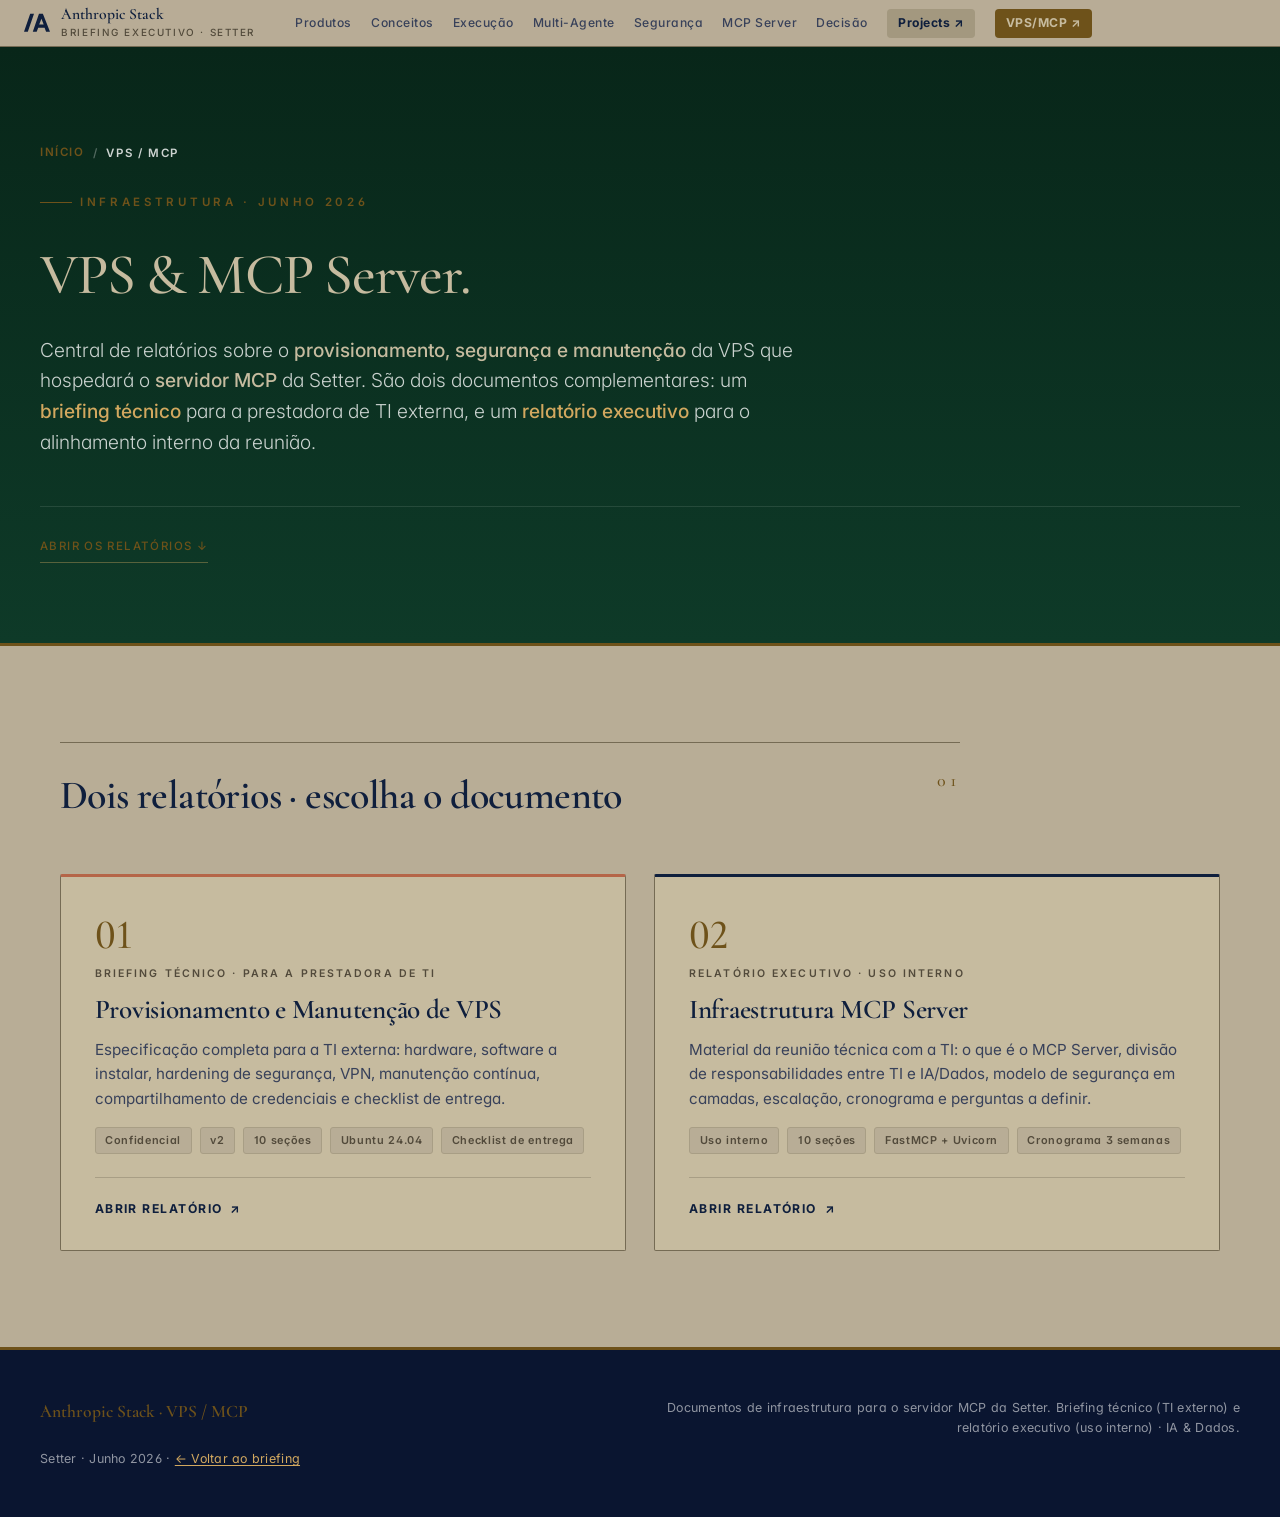
<file: vps-mcp.html>
<!DOCTYPE html>
<html lang="pt-BR">
<head>
<meta charset="UTF-8" />
<meta name="viewport" content="width=device-width, initial-scale=1.0" />
<title>VPS / MCP — Relatórios de Infraestrutura | Setter Investimentos</title>
<link rel="preconnect" href="https://fonts.googleapis.com">
<link rel="preconnect" href="https://fonts.gstatic.com" crossorigin>
<link href="https://fonts.googleapis.com/css2?family=Cormorant+Garamond:wght@500;600;700&family=Inter:wght@300;400;500;600;700&family=JetBrains+Mono:wght@400;500&display=swap" rel="stylesheet">
<link rel="stylesheet" href="styles.css" />
</head>
<body>

<!-- ============ HEADER / NAV ============ -->
<header class="topbar">
  <a class="brand" href="index.html" style="text-decoration:none;">
    <div class="logo-mark" aria-label="Anthropic">
      <svg viewBox="0 0 24 24" xmlns="http://www.w3.org/2000/svg" fill="currentColor" aria-hidden="true">
        <path d="M13.827 3.52h3.603L24 20h-3.603l-1.397-3.546h-5.892L11.711 20H8.108L13.827 3.52zM18.176 13.46l-2.078-5.298-2.078 5.298h4.156zM0 20l5.719-16.48h3.522L3.522 20H0z"/>
      </svg>
    </div>
    <div class="brand-text">
      <div class="brand-title">Anthropic Stack</div>
      <div class="brand-sub">Briefing Executivo · Setter</div>
    </div>
  </a>
  <nav class="topnav">
    <a href="index.html#overview">Produtos</a>
    <a href="index.html#concepts">Conceitos</a>
    <a href="index.html#environments">Execução</a>
    <a href="index.html#multi-agent">Multi-Agente</a>
    <a href="index.html#security">Segurança</a>
    <a href="index.html#mcp-server">MCP Server</a>
    <a href="index.html#decision">Decisão</a>
    <a href="projects.html" class="nav-projects">Projects ↗</a>
    <a href="vps-mcp.html" class="nav-vps is-active">VPS/MCP ↗</a>
  </nav>
  <button class="nav-toggle" type="button" aria-label="Abrir menu" aria-expanded="false">
    <span></span><span></span><span></span>
  </button>
</header>

<!-- ============ HERO ============ -->
<section class="hero">
  <div class="hero-inner">
    <nav class="breadcrumb" aria-label="Trilha de navegação">
      <a href="index.html">Início</a>
      <span class="sep">/</span>
      <span class="current">VPS / MCP</span>
    </nav>
    <div class="hero-tag">Infraestrutura · Junho 2026</div>
    <h1>VPS &amp; MCP Server.</h1>
    <p class="hero-lead">
      Central de relatórios sobre o <strong>provisionamento, segurança e manutenção</strong> da VPS que hospedará o <strong>servidor MCP</strong> da Setter. São dois documentos complementares: um <em>briefing técnico</em> para a prestadora de TI externa, e um <em>relatório executivo</em> para o alinhamento interno da reunião.
    </p>
    <div class="hero-meta">
      <a href="#relatorios" class="hero-cta">Abrir os relatórios ↓</a>
    </div>
  </div>
</section>

<!-- ============ RELATÓRIOS ============ -->
<section id="relatorios" class="section">
  <div class="section-head">
    <span class="section-num">01</span>
    <h2>Dois relatórios · escolha o documento</h2>
  </div>

  <div class="hub-grid">

    <!-- Relatório 1 -->
    <a class="hub-card hub-card-1" href="relatorio-briefing-ti.html" target="_blank" rel="noopener">
      <div class="hub-index">01</div>
      <div class="hub-eyebrow">Briefing Técnico · Para a prestadora de TI</div>
      <h3>Provisionamento e Manutenção de VPS</h3>
      <p>Especificação completa para a TI externa: hardware, software a instalar, hardening de segurança, VPN, manutenção contínua, compartilhamento de credenciais e checklist de entrega.</p>
      <div class="hub-tags">
        <span class="hub-tag">Confidencial</span>
        <span class="hub-tag">v2</span>
        <span class="hub-tag">10 seções</span>
        <span class="hub-tag">Ubuntu 24.04</span>
        <span class="hub-tag">Checklist de entrega</span>
      </div>
      <span class="hub-cta">Abrir relatório <span class="arrow">↗</span></span>
    </a>

    <!-- Relatório 2 -->
    <a class="hub-card hub-card-2" href="relatorio-executivo-mcp.html" target="_blank" rel="noopener">
      <div class="hub-index">02</div>
      <div class="hub-eyebrow">Relatório Executivo · Uso interno</div>
      <h3>Infraestrutura MCP Server</h3>
      <p>Material da reunião técnica com a TI: o que é o MCP Server, divisão de responsabilidades entre TI e IA/Dados, modelo de segurança em camadas, escalação, cronograma e perguntas a definir.</p>
      <div class="hub-tags">
        <span class="hub-tag">Uso interno</span>
        <span class="hub-tag">10 seções</span>
        <span class="hub-tag">FastMCP + Uvicorn</span>
        <span class="hub-tag">Cronograma 3 semanas</span>
      </div>
      <span class="hub-cta">Abrir relatório <span class="arrow">↗</span></span>
    </a>

  </div>
</section>

<!-- ============ FOOTER ============ -->
<footer class="footer">
  <div class="footer-left">
    <strong>Anthropic Stack · VPS / MCP</strong><br />
    Setter · Junho 2026 · <a href="index.html">← Voltar ao briefing</a>
  </div>
  <div class="footer-right">
    Documentos de infraestrutura para o servidor MCP da Setter. Briefing técnico (TI externo) e relatório executivo (uso interno) · IA &amp; Dados.
  </div>
</footer>

<script src="reports.js"></script>
</body>
</html>
</file>
<file: styles.css>
/* ============ RESET + BASE ============ */
*, *::before, *::after { box-sizing: border-box; }
html { scroll-behavior: smooth; }
body {
  margin: 0;
  font-family: "Inter", -apple-system, BlinkMacSystemFont, "Segoe UI", Roboto, sans-serif;
  color: #1a2332;
  background: #b8ad96;
  line-height: 1.6;
  font-weight: 400;
  -webkit-font-smoothing: antialiased;
  text-rendering: optimizeLegibility;
  font-feature-settings: "ss01", "cv01", "cv11";
}

:root {
  --navy: #0f1f3d;
  --navy-deep: #0a1530;
  --navy-soft: #1a2c4e;
  --gold: #6e521a;           /* bronze profundo · accents em fundos claros */
  --gold-soft: #d2a85f;       /* gold claro · para fundos navy */
  --ink: #1a2332;
  --ink-soft: #38415a;
  --ink-mute: #524a3b;
  --paper: #b8ad96;          /* page bg · argila funda */
  --paper-soft: #a3987f;     /* paper mais escuro · destaque */
  --line: #756b54;           /* linha grossa visível */
  --line-soft: #a89e85;
  --white: #c6bb9f;          /* card surface · argila clara */
  --green: #25503a;
  --amber: #5e3d12;
  --red: #7a2422;
  --green-bg: #aab8a0;
  --amber-bg: #c0a874;
  --red-bg: #ba9d97;
}

h1, h2, h3 {
  color: var(--navy);
  margin: 0;
  font-family: "Cormorant Garamond", Georgia, "Times New Roman", serif;
  font-weight: 600;
  letter-spacing: -0.015em;
}
h4 {
  color: var(--navy);
  margin: 0;
  font-family: "Inter", sans-serif;
  font-weight: 600;
  letter-spacing: 0;
  font-size: 1rem;
}
h1 { font-size: 3.2rem; line-height: 1.1; font-weight: 600; }
h2 { font-size: 2.4rem; line-height: 1.15; font-weight: 600; }
h3 { font-size: 1.55rem; line-height: 1.25; font-weight: 600; }
p { margin: 0.65rem 0; color: var(--ink-soft); }
code {
  font-family: "JetBrains Mono", "SF Mono", Menlo, Consolas, monospace;
  background: var(--paper-soft);
  padding: 0.12em 0.42em;
  border-radius: 3px;
  font-size: 0.86em;
  color: var(--navy);
  font-weight: 500;
}
a { color: var(--navy); text-decoration: none; }
a:hover { color: var(--gold); }
ul { margin: 0.5rem 0; padding-left: 1.2rem; }
ul li { margin: 0.25rem 0; color: var(--ink-soft); }
ol { margin: 0.5rem 0; padding-left: 1.4rem; }
ol li { margin: 0.3rem 0; color: var(--ink-soft); }

/* ============ TOPBAR ============ */
.topbar {
  position: sticky;
  top: 0;
  z-index: 100;
  background: rgba(184, 173, 150, 0.94);
  backdrop-filter: blur(10px);
  border-bottom: 1px solid var(--line);
  display: flex;
  align-items: center;
  justify-content: flex-start;
  padding: 0.35rem 1.5rem;
  gap: 2.5rem;
}
.brand { display: flex; align-items: center; gap: 0.7rem; flex-shrink: 0; }
.logo-mark {
  width: 26px; height: 26px;
  background: transparent;
  color: var(--navy);
  display: flex; align-items: center; justify-content: center;
  border-radius: 0;
  padding: 0;
}
.logo-mark svg {
  width: 100%;
  height: 100%;
  display: block;
}
.brand-title {
  font-family: "Cormorant Garamond", Georgia, serif;
  font-weight: 600;
  color: var(--navy);
  font-size: 0.98rem;
  letter-spacing: -0.005em;
  line-height: 1.1;
}
.brand-sub {
  font-size: 0.62rem;
  color: var(--ink-mute);
  letter-spacing: 0.16em;
  text-transform: uppercase;
  font-weight: 500;
  margin-top: 0.12rem;
}
.topnav { display: flex; gap: 1.2rem; flex-wrap: wrap; align-items: center; }
.topnav a {
  font-size: 0.76rem;
  color: var(--ink-soft);
  font-weight: 500;
  padding: 0.3rem 0;
  border-bottom: 1px solid transparent;
  transition: color 0.2s, border-color 0.2s;
  letter-spacing: 0.04em;
}
.topnav a:hover { color: var(--navy); border-bottom-color: var(--gold); }
.topnav a.nav-projects {
  color: var(--navy);
  font-weight: 700;
  background: var(--paper-soft);
  padding: 0.3rem 0.7rem;
  border-radius: 4px;
  border-bottom: none;
}
.topnav a.nav-projects:hover { background: var(--gold-soft); color: var(--navy-deep); }

/* ============ BOTÃO HAMBÚRGUER (menu mobile) ============ */
.nav-toggle {
  display: none;            /* oculto no desktop — só aparece em ≤1100px */
  flex-direction: column;
  justify-content: center;
  gap: 5px;
  width: 42px;
  height: 38px;
  padding: 9px;
  background: transparent;
  border: 1px solid var(--line);
  border-radius: 5px;
  cursor: pointer;
  flex-shrink: 0;
}
.nav-toggle span {
  display: block;
  width: 100%;
  height: 2px;
  background: var(--navy);
  border-radius: 2px;
  transition: transform 0.25s ease, opacity 0.2s ease;
}
.nav-toggle[aria-expanded="true"] span:nth-child(1) { transform: translateY(7px) rotate(45deg); }
.nav-toggle[aria-expanded="true"] span:nth-child(2) { opacity: 0; }
.nav-toggle[aria-expanded="true"] span:nth-child(3) { transform: translateY(-7px) rotate(-45deg); }

/* ============ HERO ============ */
.hero {
  background: linear-gradient(180deg, #082619 0%, #0e3a28 100%);
  color: var(--white);
  padding: 6rem 2.5rem 5rem;
  position: relative;
  overflow: hidden;
  border-bottom: 3px solid var(--gold);
}
.hero::before {
  content: "";
  position: absolute;
  top: 0; right: 0; bottom: 0;
  width: 1px;
  background: linear-gradient(to bottom, transparent 0%, rgba(201,164,92,0.3) 50%, transparent 100%);
  display: none;
}
.hero-inner { max-width: 1240px; margin: 0 auto; position: relative; z-index: 1; }
.hero-tag {
  display: inline-block;
  color: var(--gold);
  padding: 0;
  border: none;
  background: transparent;
  font-size: 0.72rem;
  letter-spacing: 0.32em;
  font-weight: 600;
  text-transform: uppercase;
  margin-bottom: 2rem;
  font-family: "Inter", sans-serif;
  position: relative;
  padding-left: 2.5rem;
}
.hero-tag::before {
  content: "";
  position: absolute;
  left: 0; top: 50%;
  width: 2rem;
  height: 1px;
  background: var(--gold);
}
.hero h1 {
  color: var(--white);
  max-width: 920px;
  font-size: 3.6rem;
  line-height: 1.08;
  font-weight: 500;
  letter-spacing: -0.02em;
}
.hero-lead {
  font-size: 1.2rem;
  color: rgba(255,255,255,0.78);
  max-width: 760px;
  margin: 1.8rem 0 3rem;
  line-height: 1.6;
  font-weight: 300;
}
.hero-lead strong { color: var(--white); font-weight: 500; }
.hero-lead em { color: var(--gold-soft); font-style: normal; font-weight: 500; }

.hero-cards {
  display: grid;
  grid-template-columns: repeat(3, 1fr);
  gap: 0;
  margin-bottom: 2.5rem;
  border-top: 1px solid rgba(255,255,255,0.12);
}
.hero-card {
  background: transparent;
  border: none;
  border-right: 1px solid rgba(255,255,255,0.12);
  border-radius: 0;
  padding: 1.8rem 1.8rem 1.8rem 0;
  position: relative;
}
.hero-card:first-child { padding-left: 0; }
.hero-card:not(:first-child) { padding-left: 1.8rem; }
.hero-card:last-child { border-right: none; padding-right: 0; }
.hero-card.warn { background: transparent; }
.hero-card.warn::before {
  content: "";
  position: absolute;
  top: 0; left: 0;
  width: 30px;
  height: 1px;
  background: var(--gold);
}
.hero-card:first-child.warn::before { left: 0; }
.hc-label {
  font-size: 0.68rem;
  letter-spacing: 0.18em;
  text-transform: uppercase;
  color: var(--gold);
  font-weight: 600;
  margin-bottom: 0.8rem;
}
.hero-card.warn .hc-label { color: #e8b75a; }
.hc-text {
  color: rgba(255,255,255,0.88);
  font-size: 1rem;
  line-height: 1.55;
  font-weight: 300;
}
.hc-text strong { color: var(--white); font-weight: 500; }
.hc-text em { color: var(--gold-soft); font-style: italic; font-weight: 400; }
/* hero-cards reaproveitados em seção clara (ex.: Resumo) — texto escuro legível */
.section:not(.dark) .hc-label { color: var(--gold); }
.section:not(.dark) .hc-text { color: var(--ink-soft); }
.section:not(.dark) .hc-text strong { color: var(--navy); }
.section:not(.dark) .hc-text em { color: var(--gold); }

.hero-meta {
  display: flex;
  justify-content: space-between;
  align-items: center;
  font-size: 0.78rem;
  color: rgba(255,255,255,0.55);
  padding-top: 1.5rem;
  border-top: 1px solid rgba(255,255,255,0.1);
  flex-wrap: wrap;
  gap: 1rem;
  letter-spacing: 0.02em;
}
.hero-cta {
  color: var(--gold);
  font-weight: 500;
  letter-spacing: 0.12em;
  text-transform: uppercase;
  border: none;
  padding: 0.4rem 0;
  border-radius: 0;
  font-size: 0.72rem;
  border-bottom: 1px solid rgba(201,164,92,0.4);
  transition: border-color 0.2s, color 0.2s;
}
.hero-cta:hover { border-bottom-color: var(--gold); color: var(--gold-soft); }

/* ============ SECTIONS ============ */
.section {
  padding: 6rem 2.5rem;
  max-width: 1240px;
  margin: 0 auto;
}
.section.dark {
  max-width: none;
  background: var(--navy-deep);
  color: rgba(255,255,255,0.88);
  margin: 0;
}
.section.dark > .section-head h2,
.section.dark > .section-head .section-num,
.section.dark h3, .section.dark h4 { color: var(--white); }
.section.dark p { color: rgba(255,255,255,0.72); }
.section.dark .section-sub { color: rgba(255,255,255,0.6); }
.section.dark > * { max-width: 1240px; margin-left: auto; margin-right: auto; }
.section.dark code { background: rgba(255,255,255,0.08); color: var(--gold-soft); }
.section.dark ul li { color: rgba(255,255,255,0.78); }
.section.dark ol li { color: rgba(255,255,255,0.78); }
.section.dark a { color: var(--gold-soft); text-decoration: underline; text-underline-offset: 2px; }
.section.dark a:hover { color: var(--white); }
.section.dark .muted { color: rgba(255,255,255,0.6); }

.section-head {
  position: relative;
  margin-bottom: 3.5rem;
  max-width: 900px;
  padding-top: 1.2rem;
  border-top: 1px solid var(--line);
}
.section.dark .section-head { border-top-color: rgba(255,255,255,0.15); }
.section-num {
  position: absolute;
  top: 1.5rem; right: 0;
  font-family: "Cormorant Garamond", Georgia, serif;
  font-size: 1.1rem;
  color: var(--gold);
  font-weight: 500;
  letter-spacing: 0.14em;
  font-variant-numeric: tabular-nums;
}
.section-head h2 {
  margin-top: 0.6rem;
  font-size: 2.5rem;
  max-width: 100%;
}
.section-sub {
  font-size: 1.08rem;
  color: var(--ink-soft);
  margin-top: 1rem;
  font-weight: 300;
  max-width: 720px;
  line-height: 1.55;
}
.section-sub em {
  color: var(--navy);
  font-style: italic;
  font-weight: 400;
}
.section.dark .section-sub em {
  color: var(--gold-soft);
  font-style: italic;
  font-weight: 400;
}

.sub-h3 {
  font-size: 1.5rem;
  margin: 3.5rem 0 1.5rem;
  padding-bottom: 0;
  border-bottom: none;
  display: block;
  position: relative;
  padding-top: 1.2rem;
  border-top: 1px solid var(--line);
}
.section.dark .sub-h3 {
  border-top-color: rgba(255,255,255,0.15);
  color: var(--white);
}
.sub-h3::before {
  content: "";
  position: absolute;
  top: -1px; left: 0;
  width: 60px;
  height: 1px;
  background: var(--gold);
}

/* ============ ENV GRID ============ */
.env-grid { display: grid; grid-template-columns: repeat(4, 1fr); gap: 1.5rem; }
.env-card {
  background: var(--white);
  border: 1px solid var(--line);
  border-top: 2px solid var(--navy);
  border-radius: 2px;
  padding: 2rem 1.6rem 1.6rem;
  transition: border-color 0.25s ease, box-shadow 0.25s ease;
  position: relative;
}
.env-card:hover {
  border-top-color: var(--gold);
  box-shadow: 0 8px 24px -8px rgba(15,31,61,0.12);
}
.env-chat { border-top-color: #6b7c93; }
.env-cowork { border-top-color: #b56548; }
.env-code { border-top-color: var(--navy); }
.env-projects { border-top-color: var(--gold); }
.env-mono {
  font-family: "Cormorant Garamond", Georgia, serif;
  font-size: 2.4rem;
  font-weight: 500;
  color: var(--gold);
  letter-spacing: 0.04em;
  margin-bottom: 0.4rem;
  line-height: 1;
  font-feature-settings: "lnum";
}
.env-card h3 {
  margin-bottom: 0.5rem;
  font-size: 1.45rem;
  letter-spacing: -0.01em;
}
.env-pill {
  display: inline-block;
  font-size: 0.7rem;
  background: transparent;
  color: var(--ink-mute);
  padding: 0;
  border-radius: 0;
  margin-bottom: 1rem;
  font-weight: 600;
  letter-spacing: 0.14em;
  text-transform: uppercase;
}
.env-card p { font-size: 0.94rem; line-height: 1.6; }
.env-card ul {
  list-style: none;
  padding: 0;
  margin: 1.2rem 0 0;
  border-top: 1px solid var(--line-soft);
  padding-top: 1rem;
}
.env-card ul li {
  font-size: 0.84rem;
  margin: 0.45rem 0;
  color: var(--ink-soft);
}

/* ============ ACCORDION (CONCEITOS + GLOSSÁRIO) ============ */
.accordion {
  display: flex;
  flex-direction: column;
  gap: 0;
  border-top: 1px solid rgba(255,255,255,0.15);
}
.acc-item {
  background: transparent;
  border: none;
  border-bottom: 1px solid rgba(255,255,255,0.12);
  border-radius: 0;
  overflow: hidden;
  transition: background 0.2s;
}
.acc-item[open] { background: rgba(255,255,255,0.03); }
.acc-item summary {
  padding: 1.4rem 1.4rem 1.4rem 0;
  cursor: pointer;
  display: flex;
  align-items: center;
  gap: 1.5rem;
  list-style: none;
  transition: padding-left 0.2s;
}
.acc-item summary::-webkit-details-marker { display: none; }
.acc-item summary::after {
  content: "+";
  margin-left: auto;
  color: var(--gold);
  font-size: 1.3rem;
  font-weight: 300;
  transition: transform 0.25s;
  font-family: "Cormorant Garamond", Georgia, serif;
}
.acc-item[open] summary::after { transform: rotate(45deg); }
.acc-item summary:hover { padding-left: 0.5rem; }
.acc-eyebrow {
  font-size: 0.65rem;
  letter-spacing: 0.2em;
  color: var(--gold);
  font-weight: 600;
  text-transform: uppercase;
  padding: 0;
  background: transparent;
  border: none;
  border-left: 2px solid var(--gold);
  padding-left: 0.8rem;
  border-radius: 0;
  flex-shrink: 0;
  min-width: 140px;
  text-align: left;
}
.acc-title {
  color: var(--white);
  font-family: "Cormorant Garamond", Georgia, serif;
  font-weight: 500;
  font-size: 1.25rem;
  letter-spacing: -0.005em;
}
.acc-body {
  padding: 0 1.4rem 1.3rem 1.4rem;
  border-top: 1px solid rgba(255,255,255,0.08);
  padding-top: 1rem;
}
.acc-body p { color: rgba(255,255,255,0.78); font-size: 0.94rem; }
.acc-body ul li { color: rgba(255,255,255,0.75); font-size: 0.9rem; }
.mini-warn {
  margin-top: 0.8rem;
  padding: 0.6rem 0.9rem;
  background: rgba(255,180,100,0.1);
  border-left: 3px solid #ffb464;
  font-size: 0.88rem;
  color: rgba(255,255,255,0.85) !important;
  border-radius: 3px;
}

/* ============ TABS ============ */
.exec-tabs {
  display: flex;
  gap: 0;
  border-bottom: 1px solid var(--line);
  flex-wrap: wrap;
  margin-top: 1rem;
}
.tab-btn {
  background: transparent;
  border: none;
  color: var(--ink-mute);
  padding: 1rem 1.5rem 1rem 0;
  margin-right: 2rem;
  font-size: 0.78rem;
  font-weight: 600;
  cursor: pointer;
  border-bottom: 2px solid transparent;
  margin-bottom: -1px;
  font-family: "Inter", sans-serif;
  letter-spacing: 0.1em;
  text-transform: uppercase;
  transition: color 0.2s, border-color 0.2s;
}
.tab-btn:last-child { margin-right: 0; }
.tab-btn:hover { color: var(--navy); }
.tab-btn.active { color: var(--navy); border-bottom-color: var(--gold); }
.tab-panels {
  background: var(--white);
  border: 1px solid var(--line);
  border-top: none;
  border-radius: 0;
  padding: 2.5rem;
}
.tab-panel { display: none; }
.tab-panel.active { display: block; animation: fade 0.25s ease; }
@keyframes fade { from { opacity: 0; transform: translateY(4px); } to { opacity: 1; transform: none; } }
.panel-grid { display: grid; grid-template-columns: 1.2fr 1fr; gap: 2.5rem; }
.panel-grid h4 {
  color: var(--gold);
  font-size: 0.8rem;
  letter-spacing: 0.1em;
  text-transform: uppercase;
  margin-top: 1.2rem;
}
.panel-grid h4:first-child { margin-top: 0; }

/* ============ MINI-TABLE ============ */
.mini-table {
  width: 100%;
  border-collapse: collapse;
  margin: 0.6rem 0 1rem;
}
.mini-table th, .mini-table td {
  padding: 0.5rem 0.7rem;
  font-size: 0.86rem;
  text-align: left;
  border-bottom: 1px solid var(--line-soft);
  color: var(--ink-soft);
}
.mini-table th { font-weight: 700; color: var(--navy); }
.mini-table td.good { color: var(--green); font-weight: 600; }
.mini-table td.warn { color: var(--amber); font-weight: 600; }
.mini-table td.bad { color: var(--red); font-weight: 600; }

/* ============ DIAGRAM (VirtioFS, Aninhamento) ============ */
.diagram {
  background: #06101e;
  color: #cfe1ff;
  padding: 1rem 1.2rem;
  border-radius: 6px;
  font-family: "SF Mono", Menlo, Consolas, monospace;
  font-size: 0.84rem;
  margin: 0.8rem 0;
  line-height: 1.7;
  overflow-x: auto;
}
.diagram code { background: transparent; color: inherit; padding: 0; font-size: inherit; }

/* ============ CVE CARDS ============ */
.cve-card {
  background: rgba(197, 48, 48, 0.08);
  border: 1px solid rgba(197, 48, 48, 0.25);
  border-left: 4px solid var(--red);
  padding: 0.8rem 1rem;
  border-radius: 4px;
  margin: 0.6rem 0;
}
.cve-badge {
  display: inline-block;
  background: var(--red);
  color: white;
  padding: 0.2rem 0.55rem;
  border-radius: 3px;
  font-size: 0.74rem;
  font-weight: 700;
  letter-spacing: 0.04em;
  margin-right: 0.5rem;
}
.cve-score {
  display: inline-block;
  background: rgba(197, 48, 48, 0.15);
  color: var(--red);
  padding: 0.2rem 0.55rem;
  border-radius: 3px;
  font-size: 0.74rem;
  font-weight: 700;
}
.cve-card p { font-size: 0.86rem; margin-top: 0.5rem; color: var(--ink); }

/* ============ COMP TABLE ============ */
.comp-table {
  width: 100%;
  border-collapse: separate;
  border-spacing: 0;
  margin: 1.5rem 0;
  background: var(--white);
  border-radius: 2px;
  overflow: hidden;
  border: 1px solid var(--line);
  box-shadow: none;
}
.section.dark .comp-table { background: rgba(255,255,255,0.03); box-shadow: none; border: 1px solid rgba(255,255,255,0.1); }
.comp-table th, .comp-table td {
  padding: 1rem 1.2rem;
  text-align: left;
  font-size: 0.92rem;
  border-bottom: 1px solid var(--line-soft);
}
.section.dark .comp-table th, .section.dark .comp-table td {
  border-bottom-color: rgba(255,255,255,0.08);
  color: rgba(255,255,255,0.85);
}
.comp-table thead th {
  background: var(--navy);
  color: var(--white);
  font-weight: 500;
  letter-spacing: 0.12em;
  font-size: 0.74rem;
  text-transform: uppercase;
  font-family: "Inter", sans-serif;
  padding: 0.85rem 1.2rem;
}
.comp-table tbody td:first-child { font-weight: 500; color: var(--navy); }
.section.dark .comp-table tbody td:first-child { color: var(--gold-soft); }
.comp-table tbody tr:last-child td { border-bottom: none; }
.comp-table tbody tr:hover { background: var(--paper); }
.section.dark .comp-table tbody tr:hover { background: rgba(255,255,255,0.03); }
.comp-table td.yes { color: var(--green); font-weight: 700; }
.comp-table td.no { color: var(--ink-mute); }
.comp-table td.warn { color: var(--amber); font-weight: 600; }
.comp-table td.muted { color: var(--ink-mute); font-size: 0.85rem; }
.comp-table td.good { color: var(--green); font-weight: 600; }
.comp-table td.bad { color: var(--red); font-weight: 600; }
.section.dark .comp-table td.yes { color: #7ed29c; }
.section.dark .comp-table td.warn { color: #ffb464; }
.section.dark .comp-table td.no { color: rgba(255,255,255,0.4); }

.risk-tag {
  display: inline-block;
  font-size: 0.74rem;
  font-weight: 700;
  letter-spacing: 0.06em;
  padding: 0.25rem 0.7rem;
  border-radius: 3px;
  text-transform: uppercase;
}
.risk-low { background: var(--green-bg); color: var(--green); }
.risk-medium { background: var(--amber-bg); color: var(--amber); }
.risk-high { background: var(--red-bg); color: var(--red); }

/* ============ ISOLATION GRID ============ */
.isolation-grid {
  display: grid;
  grid-template-columns: repeat(3, 1fr);
  gap: 1.5rem;
  margin: 1.5rem 0;
}
.iso-card {
  background: var(--white);
  border: 1px solid var(--line);
  border-radius: 2px;
  padding: 1.6rem 1.5rem;
  border-top: 2px solid;
  border-left: none;
}
.iso-none { border-top-color: var(--red); }
.iso-partial { border-top-color: var(--amber); }
.iso-full { border-top-color: var(--green); }
.iso-name {
  font-family: "Cormorant Garamond", Georgia, serif;
  font-weight: 600;
  color: var(--navy);
  font-size: 1.2rem;
  margin-bottom: 0.5rem;
  letter-spacing: -0.01em;
}
.iso-status {
  font-weight: 600;
  font-size: 0.7rem;
  margin-bottom: 1rem;
  letter-spacing: 0.16em;
  text-transform: uppercase;
}
.iso-none .iso-status { color: var(--red); }
.iso-partial .iso-status { color: var(--amber); }
.iso-full .iso-status { color: var(--green); }
.iso-card ul { list-style: none; padding: 0; margin: 0; }
.iso-card ul li {
  font-size: 0.88rem;
  padding: 0.5rem 0;
  border-bottom: 1px solid var(--line-soft);
  color: var(--ink-soft);
}
.iso-card ul li:last-child { border-bottom: none; }

/* ============ RISK LIST ============ */
.risk-list { list-style: none; padding: 0; }
.risk-list li {
  padding: 0.4rem 0 0.4rem 1.6rem;
  position: relative;
  font-size: 0.9rem;
}
.risk-list li::before { content: "•"; position: absolute; left: 0.5rem; color: var(--gold); font-weight: 800; }
.risk-list li.bad::before { content: "✕"; color: var(--red); }
.risk-list li.good::before { content: "✓"; color: var(--green); }

/* ============ CALLOUTS ============ */
.callout {
  margin: 2.5rem auto;
  padding: 1.6rem 1.8rem;
  border-left: 2px solid;
  border-radius: 0;
  max-width: 1240px;
  background: var(--white);
  border-top: 1px solid var(--line);
  border-right: 1px solid var(--line);
  border-bottom: 1px solid var(--line);
}
.callout-warn { border-left-color: var(--amber); }
.callout-info { border-left-color: #3a6dc4; }
.callout-danger { border-left-color: var(--red); }
.callout-title {
  font-weight: 600;
  color: var(--navy);
  margin-bottom: 0.4rem;
  font-family: "Cormorant Garamond", Georgia, serif;
  font-size: 1.2rem;
  letter-spacing: -0.005em;
}
.callout p { color: var(--ink); margin: 0.4rem 0 0; font-size: 0.95rem; line-height: 1.55; }
/* callout dentro de seção escura — fundo translúcido escuro + texto claro */
.cw-note {
  background: rgba(58, 109, 196, 0.10);
  border-top: 1px solid rgba(120, 160, 230, 0.3);
  border-right: 1px solid rgba(120, 160, 230, 0.3);
  border-bottom: 1px solid rgba(120, 160, 230, 0.3);
  border-left: 2px solid #6e9bf0;
}
.section.dark .cw-note .callout-title { color: #8fb4f0; }
.section.dark .cw-note p { color: rgba(255,255,255,0.86); }
.section.dark .cw-note p strong { color: var(--white); }
.section.dark .cw-note p em { color: var(--gold-soft); font-style: italic; }

/* ============ BUG CARD ============ */
.bug-card {
  margin: 3rem 0;
  background: rgba(0,0,0,0.25);
  border: none;
  border-top: 2px solid #c84040;
  border-left: 1px solid rgba(255,100,100,0.2);
  border-right: 1px solid rgba(255,100,100,0.2);
  border-bottom: 1px solid rgba(255,100,100,0.2);
  border-radius: 0;
  overflow: hidden;
}
.bug-head { padding: 2rem 2rem 0.8rem; }
.bug-badge {
  display: inline-block;
  background: transparent;
  color: #ff9999;
  padding: 0;
  border-radius: 0;
  font-size: 0.68rem;
  letter-spacing: 0.22em;
  font-weight: 600;
  margin-bottom: 1rem;
  border: none;
  text-transform: uppercase;
  padding-left: 2.5rem;
  position: relative;
}
.bug-badge::before {
  content: "";
  position: absolute;
  left: 0; top: 50%;
  width: 2rem;
  height: 1px;
  background: #ff9999;
}
.bug-head h3 {
  color: var(--white);
  font-size: 1.7rem;
  font-weight: 500;
  letter-spacing: -0.015em;
}
.bug-body {
  padding: 1.5rem 2rem 2rem;
  display: grid;
  grid-template-columns: 1fr 1fr;
  gap: 3rem;
}
.bug-body h4 {
  color: #ff9999;
  font-size: 0.7rem;
  letter-spacing: 0.18em;
  text-transform: uppercase;
  font-weight: 600;
  margin-top: 1.4rem;
}
.bug-body h4:first-child { margin-top: 0; }
.bug-body p, .bug-body ul li { color: rgba(255,255,255,0.85); font-size: 0.92rem; }
.bug-body code { background: rgba(255,80,80,0.1); color: #ffb0b0; }

/* ============ MODEL ROUTING ============ */
.routing-grid { display: grid; grid-template-columns: repeat(3, 1fr); gap: 0; border-top: 1px solid rgba(255,255,255,0.15); }
.route-card {
  padding: 1.8rem 1.5rem;
  border-radius: 0;
  background: transparent;
  border: none;
  border-right: 1px solid rgba(255,255,255,0.12);
  border-top: 2px solid;
  margin-top: -1px;
}
.route-card:last-child { border-right: none; }
.route-opus { border-top-color: var(--gold); }
.route-sonnet { border-top-color: #6da7ff; }
.route-haiku { border-top-color: #7ed29c; }
.route-name {
  font-family: "Cormorant Garamond", Georgia, serif;
  font-size: 1.8rem;
  font-weight: 500;
  margin-bottom: 0.3rem;
  letter-spacing: -0.01em;
}
.route-opus .route-name { color: var(--gold); }
.route-sonnet .route-name { color: #6da7ff; }
.route-haiku .route-name { color: #7ed29c; }
.route-role {
  font-size: 0.7rem;
  color: rgba(255,255,255,0.55);
  margin-bottom: 1rem;
  font-weight: 500;
  letter-spacing: 0.16em;
  text-transform: uppercase;
}
.route-card p { font-size: 0.92rem; margin: 0; line-height: 1.55; }

.resolution-card {
  background: rgba(255,255,255,0.04);
  border: 1px solid rgba(255,255,255,0.1);
  border-radius: 8px;
  padding: 1.3rem 1.5rem;
  margin: 1.5rem 0;
}
.resolution-card h4 { color: var(--gold); font-size: 0.85rem; letter-spacing: 0.08em; text-transform: uppercase; margin-bottom: 0.8rem; }
.resolution-card ol li { color: rgba(255,255,255,0.82); font-size: 0.92rem; }

/* ============ NEST DIAGRAM ============ */
.nest-diagram {
  background: #06101e;
  border: 1px solid rgba(255,255,255,0.08);
  border-radius: 8px;
  padding: 1.4rem 1.6rem;
  font-family: "SF Mono", Menlo, Consolas, monospace;
  font-size: 0.92rem;
  line-height: 2.1;
  overflow-x: auto;
}
.nest-line { color: #cfe1ff; }
.nest-model {
  display: inline-block;
  padding: 0.15rem 0.55rem;
  border-radius: 3px;
  font-size: 0.74rem;
  font-weight: 700;
  margin-left: 0.4rem;
}
.nest-opus { background: rgba(201,164,92,0.2); color: var(--gold); }
.nest-sonnet { background: rgba(109,167,255,0.2); color: #6da7ff; }
.nest-haiku { background: rgba(126,210,156,0.2); color: #7ed29c; }

/* ============ COST CARD ============ */
.cost-card {
  margin-top: 2rem;
  background: rgba(255,255,255,0.04);
  border: 1px solid rgba(255,255,255,0.1);
  border-radius: 10px;
  padding: 1.4rem 1.6rem;
}
.cost-card h4 { color: var(--gold); font-size: 0.85rem; letter-spacing: 0.08em; text-transform: uppercase; margin-bottom: 1rem; }
.cost-bars { display: flex; flex-direction: column; gap: 0.6rem; margin-bottom: 1rem; }
.cost-bar { display: flex; align-items: center; gap: 1rem; }
.cost-label {
  width: 130px;
  font-size: 0.88rem;
  font-weight: 600;
  color: rgba(255,255,255,0.85);
  flex-shrink: 0;
}
.bar { flex: 1; background: rgba(255,255,255,0.08); border-radius: 4px; height: 26px; overflow: hidden; }
.bar-fill {
  background: linear-gradient(90deg, var(--gold-soft), var(--gold));
  color: var(--navy-deep);
  font-weight: 700;
  font-size: 0.82rem;
  padding: 0 0.7rem;
  height: 100%;
  display: flex;
  align-items: center;
  justify-content: flex-end;
}

/* ============ THREAT GRID ============ */
.threat-grid {
  display: grid;
  grid-template-columns: repeat(3, 1fr);
  gap: 1.5rem;
  margin-top: 1.5rem;
}
.threat-card {
  background: var(--white);
  border: 1px solid var(--line);
  border-radius: 2px;
  padding: 2rem 1.6rem 1.6rem;
  position: relative;
  border-top: 2px solid var(--navy);
}
.threat-num {
  position: absolute;
  top: -1.8rem; left: 1.4rem;
  width: auto; height: auto;
  background: transparent;
  color: var(--gold);
  display: block;
  border-radius: 0;
  font-family: "Cormorant Garamond", Georgia, serif;
  font-weight: 500;
  font-size: 2.8rem;
  letter-spacing: 0;
  line-height: 1;
}
.threat-card h4 { margin-top: 0.5rem; font-size: 1.2rem; letter-spacing: -0.01em; }
.threat-card p { font-size: 0.92rem; line-height: 1.6; }
.threat-evidence {
  margin-top: 1rem;
  padding: 0.9rem 1rem;
  background: var(--amber-bg);
  border-left: 3px solid var(--amber);
  font-size: 0.85rem;
  color: var(--ink);
  border-radius: 3px;
}
.threat-evidence strong { color: var(--amber); }
.threat-evidence ul { margin: 0.3rem 0 0; padding-left: 1.2rem; }
.threat-evidence ul li { font-size: 0.84rem; color: var(--ink); }
.threat-vectors {
  margin-top: 0.8rem;
  font-size: 0.86rem;
  color: var(--ink);
}
.threat-vectors strong { color: var(--navy); }
.threat-vectors ul { margin-top: 0.3rem; padding-left: 1.2rem; }
.threat-vectors ul li { font-size: 0.84rem; }

/* ============ FINANCIAL SERVICES ============ */
.fs-grid {
  display: grid;
  grid-template-columns: repeat(5, 1fr);
  gap: 0;
  margin-bottom: 2.5rem;
  border-top: 1px solid rgba(255,255,255,0.15);
  border-left: 1px solid rgba(255,255,255,0.15);
}
.fs-template {
  background: transparent;
  border-right: 1px solid rgba(255,255,255,0.15);
  border-bottom: 1px solid rgba(255,255,255,0.15);
  color: var(--gold-soft);
  padding: 1.4rem 1rem;
  border-radius: 0;
  text-align: center;
  font-weight: 500;
  font-family: "Cormorant Garamond", Georgia, serif;
  font-size: 1.1rem;
  letter-spacing: -0.005em;
}

.duo-grid {
  display: grid;
  grid-template-columns: 1fr 1fr;
  gap: 1.5rem;
  margin: 1.5rem 0;
}
.duo-card {
  background: rgba(255,255,255,0.05);
  border: 1px solid rgba(255,255,255,0.1);
  border-radius: 10px;
  padding: 1.6rem;
  position: relative;
  overflow: hidden;
}
.duo-card::before {
  content: "";
  position: absolute;
  top: 0; left: 0;
  width: 100%; height: 4px;
  background: linear-gradient(90deg, var(--navy), var(--gold));
}
.section:not(.dark) .duo-card {
  background: var(--white);
  border-color: var(--line);
}
.duo-eyebrow {
  font-size: 0.7rem;
  letter-spacing: 0.16em;
  color: var(--gold);
  font-weight: 800;
  text-transform: uppercase;
  margin-bottom: 0.4rem;
}
.duo-headline {
  font-size: 1.4rem;
  font-weight: 700;
  color: var(--white);
  margin-bottom: 0.7rem;
}
.section:not(.dark) .duo-headline { color: var(--navy); }
.duo-card p { font-size: 0.94rem; }
.duo-card ul { margin-top: 0.7rem; }

.connector-grid {
  display: flex;
  flex-wrap: wrap;
  gap: 0;
}
.conn-pill {
  background: transparent;
  border: none;
  border-right: 1px solid rgba(255,255,255,0.15);
  padding: 0.4rem 1.4rem;
  border-radius: 0;
  font-weight: 500;
  font-size: 0.94rem;
  color: rgba(255,255,255,0.92);
  font-family: "Cormorant Garamond", Georgia, serif;
  letter-spacing: -0.005em;
  font-size: 1.1rem;
}
.conn-pill:first-child { padding-left: 0; }
.conn-pill:last-child { border-right: none; }

/* ============ FLOW (Distribuir) ============ */
.flow {
  display: grid;
  grid-template-columns: 1fr auto 1fr auto 1fr auto 1fr;
  gap: 0.5rem;
  align-items: stretch;
  margin-bottom: 2.5rem;
}
.flow-step {
  background: var(--white);
  border: 1px solid var(--line);
  border-top: 2px solid var(--navy);
  border-radius: 2px;
  padding: 2rem 1.4rem 1.4rem;
  position: relative;
}
.flow-num {
  position: absolute;
  top: 0.8rem; right: 1.2rem;
  width: auto; height: auto;
  background: transparent;
  color: var(--gold);
  display: block;
  border-radius: 0;
  font-family: "Cormorant Garamond", Georgia, serif;
  font-weight: 500;
  font-size: 1.6rem;
  line-height: 1;
}
.flow-step h4 { color: var(--navy); margin-bottom: 0.6rem; font-size: 1.05rem; }
.flow-step p { font-size: 0.88rem; color: var(--ink-soft); margin: 0.4rem 0; line-height: 1.5; }
.flow-step ul { margin-top: 0.7rem; padding-left: 1.1rem; }
.flow-step ul li { font-size: 0.82rem; color: var(--ink-soft); }
.flow-arrow {
  display: flex;
  align-items: center;
  justify-content: center;
  color: var(--gold);
  font-size: 1.2rem;
  font-weight: 300;
  font-family: "Cormorant Garamond", Georgia, serif;
}

/* ============ RULES ROW ============ */
.rules-row {
  display: grid;
  grid-template-columns: repeat(3, 1fr);
  gap: 0;
  margin: 1.2rem 0 2rem;
  border-top: 1px solid var(--line);
  border-left: 1px solid var(--line);
}
.rule-pill {
  background: var(--white);
  border-right: 1px solid var(--line);
  border-bottom: 1px solid var(--line);
  padding: 1.1rem 1.3rem;
  font-weight: 500;
  font-size: 0.92rem;
  color: var(--navy);
  display: flex;
  align-items: center;
  gap: 0.9rem;
  border-radius: 0;
  box-shadow: none;
}
.rp-num {
  font-family: "Cormorant Garamond", Georgia, serif;
  font-size: 1.5rem;
  font-weight: 500;
  color: var(--gold);
  letter-spacing: 0.02em;
  line-height: 1;
  flex-shrink: 0;
}

/* ============ LONG FLOW ============ */
.long-flow {
  display: flex;
  flex-direction: column;
  align-items: center;
  gap: 0.5rem;
  margin: 1.5rem 0;
}
.lf-step {
  background: var(--white);
  border: 1px solid var(--line);
  border-left: 4px solid var(--gold);
  padding: 1rem 1.5rem;
  border-radius: 6px;
  text-align: center;
  min-width: 320px;
}
.lf-step strong { color: var(--navy); }
.lf-step span { display: block; font-size: 0.84rem; color: var(--ink-soft); margin-top: 0.2rem; }
.lf-arrow { color: var(--gold); font-size: 1.5rem; }

/* ============ SNIPPETS ============ */
.snippet {
  margin: 1.8rem 0;
  background: #06101e;
  border: 1px solid rgba(255,255,255,0.08);
  border-radius: 2px;
  overflow: hidden;
}
.snippet-label {
  background: transparent;
  color: var(--gold);
  font-size: 0.66rem;
  letter-spacing: 0.22em;
  font-weight: 600;
  padding: 0.85rem 1.4rem;
  text-transform: uppercase;
  border-bottom: 1px solid rgba(255,255,255,0.06);
}
.snippet pre {
  margin: 0;
  padding: 1.4rem 1.6rem;
  font-family: "JetBrains Mono", "SF Mono", Menlo, Consolas, monospace;
  font-size: 0.84rem;
  color: #cfe1ff;
  overflow-x: auto;
  line-height: 1.7;
  font-weight: 400;
}

/* ============ DECISION TREE ============ */
.decision-tool {
  display: grid;
  grid-template-columns: 1.1fr 1fr;
  gap: 2rem;
  margin-top: 2rem;
}
.dt-questions { display: flex; flex-direction: column; gap: 1rem; }
.dt-q {
  background: var(--white);
  border: 1px solid var(--line);
  border-left: 4px solid var(--gold);
  border-radius: 6px;
  padding: 1.1rem 1.3rem;
}
.dt-q-label {
  font-weight: 600;
  color: var(--navy);
  margin-bottom: 0.7rem;
  font-size: 0.95rem;
}
.dt-options { display: flex; gap: 0.6rem; }
.dt-options button {
  flex: 1;
  background: var(--paper);
  border: 1px solid var(--line);
  padding: 0.6rem 1rem;
  border-radius: 5px;
  font-family: inherit;
  font-size: 0.9rem;
  font-weight: 600;
  color: var(--ink);
  cursor: pointer;
  transition: all 0.15s;
}
.dt-options button:hover { border-color: var(--navy); }
.dt-options button.selected {
  background: var(--navy);
  color: var(--white);
  border-color: var(--navy);
}

.dt-result {
  background: linear-gradient(135deg, var(--navy-deep), var(--navy));
  color: var(--white);
  padding: 2rem;
  border-radius: 10px;
  position: sticky;
  top: 5rem;
  height: fit-content;
  border: 1px solid rgba(201,164,92,0.3);
}
.dt-result-empty { color: rgba(255,255,255,0.55); font-style: italic; text-align: center; padding: 2rem 0; }
.dt-result h3 { color: var(--gold); margin-bottom: 0.6rem; font-size: 0.85rem; letter-spacing: 0.12em; text-transform: uppercase; }
.dt-result .dt-rec {
  font-size: 1.35rem;
  font-weight: 700;
  color: var(--white);
  margin-bottom: 1rem;
}
.dt-result p { color: rgba(255,255,255,0.85); font-size: 0.92rem; }
.dt-result ul li { color: rgba(255,255,255,0.8); font-size: 0.88rem; }

/* ============ ROADMAP ============ */
.roadmap {
  display: grid;
  grid-template-columns: repeat(2, 1fr);
  gap: 0;
  border-top: 1px solid rgba(255,255,255,0.15);
  border-left: 1px solid rgba(255,255,255,0.15);
}
.rm-item {
  background: transparent;
  border-right: 1px solid rgba(255,255,255,0.15);
  border-bottom: 1px solid rgba(255,255,255,0.15);
  border-radius: 0;
  padding: 1.8rem 1.8rem;
  border-left: 2px solid;
  position: relative;
}
.rm-shipped { border-left-color: #7ed29c; }
.rm-pending { border-left-color: #e8a548; }
.rm-date {
  font-size: 0.68rem;
  font-weight: 600;
  color: var(--gold);
  letter-spacing: 0.2em;
  text-transform: uppercase;
  margin-bottom: 0.8rem;
}
.rm-item h4 {
  color: var(--white);
  margin-bottom: 0.6rem;
  font-family: "Cormorant Garamond", Georgia, serif;
  font-weight: 500;
  font-size: 1.3rem;
  letter-spacing: -0.005em;
}
.rm-item p { font-size: 0.9rem; color: rgba(255,255,255,0.72); margin: 0; line-height: 1.55; }

/* ============ DECISIONS LIST (TL;DR) ============ */
.decisions-list {
  display: flex;
  flex-direction: column;
  gap: 0.7rem;
}
.decision-item {
  background: var(--white);
  border: 1px solid var(--line);
  border-radius: 2px;
  overflow: hidden;
  transition: border-color 0.2s, box-shadow 0.2s;
}
.decision-item[open] {
  border-left: 2px solid var(--gold);
  box-shadow: 0 2px 12px -4px rgba(15,31,61,0.08);
}
.decision-item summary {
  padding: 1.5rem 1.8rem;
  cursor: pointer;
  list-style: none;
  display: flex;
  align-items: center;
  gap: 1.5rem;
  transition: background 0.2s;
}
.decision-item summary::-webkit-details-marker { display: none; }
.decision-item summary:hover { background: var(--paper); }
.dec-num {
  font-family: "Cormorant Garamond", Georgia, serif;
  font-size: 2rem;
  font-weight: 500;
  color: var(--gold);
  letter-spacing: 0.02em;
  font-variant-numeric: lining-nums;
  flex-shrink: 0;
  width: 52px;
  line-height: 1;
}
.dec-content { flex: 1; }
.dec-question {
  font-size: 0.72rem;
  letter-spacing: 0.16em;
  text-transform: uppercase;
  color: var(--ink-mute);
  font-weight: 600;
  margin-bottom: 0.5rem;
}
.dec-answer {
  font-family: "Cormorant Garamond", Georgia, serif;
  font-size: 1.4rem;
  font-weight: 500;
  color: var(--navy);
  line-height: 1.3;
  letter-spacing: -0.01em;
}
.dec-answer strong { color: var(--gold); font-weight: 600; }
.dec-toggle {
  color: var(--gold);
  font-size: 1.6rem;
  font-weight: 300;
  width: 28px;
  text-align: center;
  flex-shrink: 0;
  transition: transform 0.2s;
}
.decision-item[open] .dec-toggle { transform: rotate(45deg); }
.dec-detail {
  padding: 0 1.5rem 1.5rem 4.2rem;
  display: grid;
  grid-template-columns: 1fr 1fr;
  gap: 2rem;
  border-top: 1px solid var(--line-soft);
  padding-top: 1.2rem;
  margin-top: 0.2rem;
}
.dec-col h5 {
  font-size: 0.74rem;
  letter-spacing: 0.1em;
  text-transform: uppercase;
  color: var(--gold);
  font-weight: 700;
  margin: 0 0 0.6rem 0;
}
.dec-col ul {
  margin: 0;
  padding-left: 1.2rem;
}
.dec-col ul li {
  font-size: 0.9rem;
  margin: 0.35rem 0;
  color: var(--ink-soft);
}
.dec-col ul li strong { color: var(--navy); }

.dec-fullrow {
  grid-column: 1 / -1;
  margin-top: 0.5rem;
  padding-top: 1rem;
  border-top: 1px dashed var(--line);
}
.dec-fullrow h5 {
  font-size: 0.74rem;
  letter-spacing: 0.1em;
  text-transform: uppercase;
  color: var(--gold);
  font-weight: 700;
  margin: 0 0 0.6rem 0;
}
.compact-mini { margin: 0; }
.compact-mini th { font-size: 0.78rem; padding: 0.4rem 0.6rem; }
.compact-mini td { font-size: 0.84rem; padding: 0.45rem 0.6rem; }
.compact-mini td.good { color: var(--green); font-weight: 700; }
.compact-mini td.muted { color: var(--ink-mute); }

.dec-quote {
  margin-top: 0.9rem;
  padding: 0.7rem 1rem;
  background: var(--paper-soft);
  border-left: 3px solid var(--gold);
  font-style: italic;
  color: var(--ink);
  font-size: 0.9rem;
  border-radius: 3px;
}

.cost-unit {
  font-size: 0.82rem;
  color: rgba(255,255,255,0.6);
  margin: 0 0 0.8rem 0 !important;
  font-style: italic;
  letter-spacing: 0.02em;
}

/* ============ THREAT BULLETS ============ */
.threat-bullets {
  list-style: none;
  padding: 0;
  margin: 0.5rem 0 1rem;
}
.threat-bullets li {
  padding: 0.3rem 0 0.3rem 1.4rem;
  position: relative;
  font-size: 0.92rem;
  color: var(--ink-soft);
}
.threat-bullets li::before {
  content: "›";
  position: absolute;
  left: 0.4rem;
  color: var(--gold);
  font-weight: 800;
}
.threat-bullets li strong { color: var(--navy); }

/* ============ GLOSSARY ============ */
.glossary-grid {
  display: grid;
  grid-template-columns: repeat(2, 1fr);
  gap: 0;
  border-top: 1px solid rgba(255,255,255,0.15);
  border-left: 1px solid rgba(255,255,255,0.15);
}
.gloss-item {
  background: transparent;
  border-right: 1px solid rgba(255,255,255,0.15);
  border-bottom: 1px solid rgba(255,255,255,0.15);
  border-radius: 0;
  overflow: hidden;
  transition: background 0.2s;
}
.gloss-item[open] { background: rgba(255,255,255,0.03); }
.gloss-item summary {
  padding: 1.1rem 1.4rem;
  cursor: pointer;
  list-style: none;
  font-family: "Cormorant Garamond", Georgia, serif;
  font-weight: 500;
  color: var(--white);
  display: flex;
  align-items: center;
  font-size: 1.15rem;
  letter-spacing: -0.005em;
}
.gloss-item summary::-webkit-details-marker { display: none; }
.gloss-item summary::after {
  content: "+";
  margin-left: auto;
  color: var(--gold);
  font-size: 1.2rem;
  transition: transform 0.25s;
  font-family: "Cormorant Garamond", Georgia, serif;
}
.gloss-item[open] summary::after { transform: rotate(45deg); }
.gloss-item p {
  padding: 0 1.4rem 1.3rem;
  font-size: 0.9rem;
  color: rgba(255,255,255,0.75);
  margin: 0;
  border-top: 1px solid rgba(255,255,255,0.08);
  padding-top: 1rem;
  line-height: 1.6;
}

/* ============ REFERÊNCIAS ============ */
.refs-list {
  list-style: none;
  padding: 0;
  display: grid;
  grid-template-columns: 1fr 1fr;
  gap: 0;
  border-top: 1px solid var(--line);
  border-left: 1px solid var(--line);
}
.refs-list li {
  background: var(--white);
  border-right: 1px solid var(--line);
  border-bottom: 1px solid var(--line);
  padding: 1.1rem 1.3rem;
  border-radius: 0;
  font-size: 0.92rem;
  color: var(--ink-soft);
  position: relative;
}
.refs-list li::before {
  content: "—";
  color: var(--gold);
  margin-right: 0.6rem;
  font-weight: 400;
}
.refs-list li a {
  color: var(--navy);
  font-weight: 500;
  border-bottom: 1px solid transparent;
  transition: border-color 0.2s;
}
.refs-list li a:hover { color: var(--navy); border-bottom-color: var(--gold); }

/* ============ FOOTER ============ */
.footer {
  background: var(--navy-deep);
  color: rgba(255,255,255,0.55);
  padding: 3rem 2.5rem;
  display: flex;
  justify-content: space-between;
  align-items: flex-start;
  gap: 2rem;
  font-size: 0.82rem;
  border-top: 3px solid var(--gold);
  letter-spacing: 0.02em;
  line-height: 1.6;
}
.footer strong {
  color: var(--gold);
  font-family: "Cormorant Garamond", Georgia, serif;
  font-weight: 600;
  font-size: 1.1rem;
  letter-spacing: 0;
  display: block;
  margin-bottom: 0.2rem;
}
.footer-left { font-size: 0.78rem; }
.footer-right { max-width: 600px; text-align: right; font-size: 0.78rem; }
.footer a { color: var(--gold-soft); text-decoration: underline; text-underline-offset: 2px; }
.footer a:hover { color: var(--white); }

/* ============ MCP SERVER SECTION ============ */
.lead-dark {
  font-size: 1rem;
  color: rgba(255,255,255,0.78);
  max-width: 880px;
  margin: 0 0 1.5rem;
  line-height: 1.6;
  font-weight: 300;
}
.lead-dark strong { color: var(--white); font-weight: 500; }

.mcp-grid {
  display: grid;
  grid-template-columns: repeat(3, 1fr);
  gap: 0;
  border-top: 1px solid rgba(255,255,255,0.15);
  border-left: 1px solid rgba(255,255,255,0.15);
}
.mcp-grid-8 {
  grid-template-columns: repeat(4, 1fr);
}
.mcp-card {
  padding: 1.8rem 1.6rem;
  border-right: 1px solid rgba(255,255,255,0.15);
  border-bottom: 1px solid rgba(255,255,255,0.15);
}
.mcp-card-highlight {
  background: rgba(201,164,92,0.06);
  border-top: 2px solid var(--gold-soft);
  margin-top: -1px;
}
.mcp-card-highlight .mcp-num { color: var(--gold-soft); }
.mcp-card-highlight h4 { color: var(--gold-soft); }
.mcp-num {
  font-family: "Cormorant Garamond", Georgia, serif;
  font-size: 1.8rem;
  font-weight: 500;
  color: var(--gold-soft);
  letter-spacing: 0.02em;
  line-height: 1;
  margin-bottom: 0.7rem;
}
.mcp-card h4 {
  color: var(--white);
  margin-bottom: 0.5rem;
  font-family: "Cormorant Garamond", Georgia, serif;
  font-size: 1.25rem;
  font-weight: 500;
  letter-spacing: -0.005em;
}
.mcp-card p {
  font-size: 0.9rem;
  color: rgba(255,255,255,0.74);
  margin: 0;
  line-height: 1.55;
}

.vector-grid {
  display: grid;
  grid-template-columns: repeat(3, 1fr);
  gap: 0;
  border-top: 2px solid #c84040;
  border-left: 1px solid rgba(255,100,100,0.18);
  background: rgba(0,0,0,0.18);
}
.vector-card {
  padding: 1.6rem;
  border-right: 1px solid rgba(255,100,100,0.15);
  border-bottom: 1px solid rgba(255,100,100,0.15);
}
.vector-label {
  color: #ff9999;
  font-size: 0.66rem;
  letter-spacing: 0.22em;
  text-transform: uppercase;
  font-weight: 600;
  margin-bottom: 0.8rem;
}
.vector-card p {
  font-size: 0.9rem;
  color: rgba(255,255,255,0.85);
  margin: 0;
  line-height: 1.55;
}
.vector-card p strong { color: #ffb0b0; font-weight: 500; }

.checklist-grid {
  display: grid;
  grid-template-columns: repeat(2, 1fr);
  gap: 0;
  border-top: 1px solid rgba(255,255,255,0.15);
  border-left: 1px solid rgba(255,255,255,0.15);
}
.check-item {
  padding: 1.6rem 1.8rem;
  border-right: 1px solid rgba(255,255,255,0.15);
  border-bottom: 1px solid rgba(255,255,255,0.15);
  display: flex;
  gap: 1.2rem;
  align-items: flex-start;
}
.check-num {
  font-family: "Cormorant Garamond", Georgia, serif;
  color: var(--gold-soft);
  font-size: 1.4rem;
  flex-shrink: 0;
  line-height: 1.1;
  min-width: 32px;
  letter-spacing: 0.04em;
}
.check-body { flex: 1; }
.check-item h5 {
  color: var(--white);
  font-size: 0.7rem;
  letter-spacing: 0.2em;
  text-transform: uppercase;
  font-weight: 600;
  margin: 0 0 0.7rem;
}
.check-item ul {
  padding-left: 1.1rem;
  margin: 0;
  list-style: none;
}
.check-item ul li {
  font-size: 0.86rem;
  color: rgba(255,255,255,0.78);
  margin: 0.35rem 0;
  position: relative;
  padding-left: 1rem;
}
.check-item ul li::before {
  content: "—";
  position: absolute;
  left: -0.5rem;
  color: var(--gold-soft);
  font-weight: 300;
}
.check-item ul li strong { color: var(--white); font-weight: 500; }

.simple-grid {
  display: grid;
  grid-template-columns: repeat(3, 1fr);
  gap: 0;
  border-top: 1px solid rgba(255,255,255,0.15);
  border-left: 1px solid rgba(255,255,255,0.15);
}
.simple-card {
  padding: 1.7rem 1.6rem;
  border-right: 1px solid rgba(255,255,255,0.15);
  border-bottom: 1px solid rgba(255,255,255,0.15);
}
.simple-card h4 {
  color: var(--gold-soft);
  margin-bottom: 0.7rem;
  font-family: "Cormorant Garamond", Georgia, serif;
  font-size: 1.2rem;
  font-weight: 500;
  letter-spacing: -0.005em;
}
.simple-card p {
  font-size: 0.9rem;
  color: rgba(255,255,255,0.78);
  margin: 0;
  line-height: 1.55;
}
.simple-card p strong { color: var(--white); font-weight: 500; }

.residual-grid {
  display: grid;
  grid-template-columns: repeat(3, 1fr);
  gap: 0;
  border-top: 1px solid rgba(255,255,255,0.15);
  border-left: 1px solid rgba(255,255,255,0.15);
  margin-bottom: 1rem;
}
.residual-card {
  padding: 1.6rem;
  border-right: 1px solid rgba(255,255,255,0.15);
  border-bottom: 1px solid rgba(255,255,255,0.15);
  border-top: 2px solid;
  margin-top: -1px;
}
.residual-low { border-top-color: #7ed29c; }
.residual-medium { border-top-color: #e8a548; }
.residual-prob {
  font-size: 0.66rem;
  letter-spacing: 0.22em;
  text-transform: uppercase;
  font-weight: 600;
  margin-bottom: 0.6rem;
}
.residual-low .residual-prob { color: #7ed29c; }
.residual-medium .residual-prob { color: #e8a548; }
.residual-card h4 {
  color: var(--white);
  margin-bottom: 0.5rem;
  font-family: "Cormorant Garamond", Georgia, serif;
  font-size: 1.15rem;
  font-weight: 500;
}
.residual-card p {
  font-size: 0.88rem;
  color: rgba(255,255,255,0.76);
  margin: 0;
  line-height: 1.55;
}
.residual-card p em { font-style: italic; color: var(--gold-soft); }
.residual-card p strong { color: var(--white); font-weight: 500; }

.residual-summary {
  background: rgba(126, 210, 156, 0.08);
  border-top: 1px solid rgba(126, 210, 156, 0.3);
  border-right: 1px solid rgba(126, 210, 156, 0.3);
  border-bottom: 1px solid rgba(126, 210, 156, 0.3);
  border-left: 2px solid #7ed29c;
}
.section.dark .residual-summary .callout-title { color: #7ed29c; }
.section.dark .residual-summary p { color: rgba(255,255,255,0.86); }
.section.dark .residual-summary p strong { color: var(--white); }
.section.dark .residual-summary p em { color: #b8e6cb; font-style: italic; }

.mcp-recommend {
  background: rgba(201,164,92,0.06);
  border-top: 1px solid rgba(201,164,92,0.3);
  border-right: 1px solid rgba(201,164,92,0.3);
  border-bottom: 1px solid rgba(201,164,92,0.3);
  border-left: 2px solid var(--gold-soft);
}

/* ============ HOSTING INTRO ============ */
.hosting-intro {
  background: rgba(255,255,255,0.04);
  border-left: 2px solid var(--gold-soft);
  padding: 1.4rem 1.6rem;
  margin: 1.5rem 0 2rem;
  border-radius: 0;
}
.hosting-intro .lead-dark {
  margin: 0 0 0.8rem;
  font-size: 0.78rem;
  letter-spacing: 0.18em;
  text-transform: uppercase;
  color: var(--gold-soft);
  font-weight: 600;
}
.hosting-clarify {
  margin: 0;
  padding: 0;
  list-style: none;
}
.hosting-clarify li {
  padding: 0.6rem 0 0.6rem 1.4rem;
  position: relative;
  font-size: 0.94rem;
  color: rgba(255,255,255,0.82);
  line-height: 1.55;
  border-bottom: 1px solid rgba(255,255,255,0.06);
}
.hosting-clarify li:last-child { border-bottom: none; }
.hosting-clarify li::before {
  content: "—";
  position: absolute;
  left: 0;
  color: var(--gold-soft);
  font-weight: 300;
}
.hosting-clarify li strong { color: var(--white); font-weight: 500; }
.hosting-clarify li em { color: var(--gold-soft); font-style: italic; }

.scenario-analogy {
  margin: 0.4rem 0 1.2rem !important;
  padding: 0.7rem 1rem;
  background: rgba(255,255,255,0.04);
  border-left: 2px solid rgba(201,164,92,0.4);
  font-size: 0.88rem !important;
  color: rgba(255,255,255,0.7) !important;
  border-radius: 0;
}
.scenario-analogy em {
  color: var(--gold-soft);
  font-style: italic;
}

/* ============ SCENARIO CARDS ============ */
.scenario-grid {
  display: grid;
  grid-template-columns: 1fr 1fr 1fr;
  gap: 0;
  margin: 1.2rem 0 2rem;
  border-top: 1px solid rgba(255,255,255,0.15);
  border-left: 1px solid rgba(255,255,255,0.15);
}
.scenario-grid-2 { grid-template-columns: 1fr 1fr; }
.scenario-dl {
  margin: 0.8rem 0 0;
  padding: 0;
}
.scenario-dl dt {
  font-size: 0.66rem;
  letter-spacing: 0.18em;
  text-transform: uppercase;
  font-weight: 600;
  color: var(--gold-soft);
  margin-top: 1rem;
}
.scenario-dl dt:first-child { margin-top: 0; }
.scenario-dl dd {
  margin: 0.4rem 0 0;
  font-size: 0.92rem;
  color: rgba(255,255,255,0.82);
  line-height: 1.55;
}
.scenario-dl dd strong { color: var(--white); font-weight: 500; }
.scenario-dl dd em { color: var(--gold-soft); font-style: italic; }
.scenario-dl dd code {
  background: rgba(255,255,255,0.08);
  color: var(--gold-soft);
  padding: 0.1em 0.4em;
  border-radius: 3px;
  font-size: 0.86em;
}

.anti-pattern {
  background: rgba(232, 165, 72, 0.06);
  border-top: 1px solid rgba(232, 165, 72, 0.3);
  border-right: 1px solid rgba(232, 165, 72, 0.3);
  border-bottom: 1px solid rgba(232, 165, 72, 0.3);
  border-left: 2px solid #e8a548;
}
.section.dark .anti-pattern .callout-title { color: #e8a548; }
.section.dark .anti-pattern p { color: rgba(255,255,255,0.86); }
.section.dark .anti-pattern p strong { color: var(--white); font-weight: 500; }
.section.dark .anti-pattern p em { color: #e8a548; font-style: italic; }
.scenario-card {
  padding: 1.6rem;
  border-right: 1px solid rgba(255,255,255,0.15);
  border-bottom: 1px solid rgba(255,255,255,0.15);
  border-top: 2px solid;
  margin-top: -1px;
}
.scenario-good { border-top-color: #7ed29c; }
.scenario-medium { border-top-color: #e8a548; }
.scenario-bad { border-top-color: #c84040; }
.scenario-label {
  font-size: 0.66rem;
  letter-spacing: 0.22em;
  text-transform: uppercase;
  font-weight: 600;
  margin-bottom: 0.7rem;
}
.scenario-good .scenario-label { color: #7ed29c; }
.scenario-medium .scenario-label { color: #e8a548; }
.scenario-bad .scenario-label { color: #ff9999; }
.scenario-card h4 {
  color: var(--white);
  font-family: "Cormorant Garamond", Georgia, serif;
  font-size: 1.25rem;
  font-weight: 500;
  letter-spacing: -0.005em;
  margin-bottom: 0.6rem;
}
.scenario-card p {
  font-size: 0.88rem;
  color: rgba(255,255,255,0.78);
  margin: 0.6rem 0;
  line-height: 1.55;
}
.scenario-card p strong { color: var(--white); font-weight: 500; }
.scenario-card p em { color: var(--gold-soft); font-style: italic; }
.scenario-card code {
  background: rgba(255,255,255,0.08);
  color: var(--gold-soft);
  padding: 0.1em 0.4em;
  border-radius: 3px;
  font-size: 0.85em;
}

.effort-h4 {
  font-size: 0.78rem;
  letter-spacing: 0.18em;
  text-transform: uppercase;
  color: var(--gold-soft);
  font-weight: 600;
  margin: 2rem 0 0.8rem;
  font-family: "Inter", sans-serif;
}
.section.dark .mcp-recommend .callout-title { color: var(--gold-soft); }
.section.dark .mcp-recommend p { color: rgba(255,255,255,0.86); }
.section.dark .mcp-recommend p strong { color: var(--white); }

/* ============ TIPOGRAFIA DE LISTAS (REFINO EXECUTIVO) ============ */
ul li, ol li {
  font-weight: 400;
  line-height: 1.6;
}
ul li strong, ol li strong { font-weight: 600; }

/* Aspas tipográficas para citações */
.dec-quote {
  font-family: "Cormorant Garamond", Georgia, serif;
  font-size: 1.05rem;
  font-weight: 500;
  font-style: italic;
  color: var(--ink);
  letter-spacing: -0.005em;
}
.dec-quote::before { content: "\201C "; color: var(--gold); font-weight: 600; }
.dec-quote::after { content: "\201D"; color: var(--gold); font-weight: 600; }

/* Selection accent */
::selection { background: var(--gold); color: var(--navy-deep); }

/* ============ RESPONSIVE ============ */
@media (max-width: 1100px) {
  .env-grid { grid-template-columns: repeat(2, 1fr); }
  .hero-cards { grid-template-columns: 1fr; }
  .hero-card { border-right: none; border-bottom: 1px solid rgba(255,255,255,0.12); padding: 1.5rem 0; }
  .hero-card:not(:first-child) { padding-left: 0; }
  .hero-card:last-child { border-bottom: none; }
  .rules-row { grid-template-columns: 1fr; }
  .fs-grid { grid-template-columns: repeat(2, 1fr); }
  .mcp-grid, .mcp-grid-8, .vector-grid, .simple-grid, .residual-grid, .scenario-grid { grid-template-columns: 1fr; }
  .checklist-grid { grid-template-columns: 1fr; }
  .duo-grid { grid-template-columns: 1fr; }
  .threat-grid { grid-template-columns: 1fr; }
  .isolation-grid { grid-template-columns: 1fr; }
  .flow { grid-template-columns: 1fr; }
  .flow-arrow { transform: rotate(90deg); padding: 0.3rem 0; }
  .dec-detail { grid-template-columns: 1fr; padding-left: 1.5rem; gap: 1.2rem; }
  .decision-item summary { flex-wrap: wrap; }
  .dec-num { width: auto; }
  .routing-grid { grid-template-columns: 1fr; }
  .roadmap { grid-template-columns: 1fr; }
  .decision-tool { grid-template-columns: 1fr; }
  .dt-result { position: static; }
  .panel-grid { grid-template-columns: 1fr; gap: 1.5rem; }
  .bug-body { grid-template-columns: 1fr; gap: 1.2rem; }
  .glossary-grid { grid-template-columns: 1fr; }
  .refs-list { grid-template-columns: 1fr; }
  .fs-grid { grid-template-columns: repeat(2, 1fr); }

  /* ---- Navegação mobile: hambúrguer + painel deslizante ---- */
  .topbar { gap: 0.9rem; }
  .brand { flex-shrink: 1; min-width: 0; }
  .brand-text { min-width: 0; }
  .nav-toggle { display: flex; margin-left: auto; flex-shrink: 0; }
  .topnav {
    display: none;
    position: absolute;
    top: 100%;
    left: 0;
    right: 0;
    flex-direction: column;
    align-items: stretch;
    gap: 0;
    background: var(--paper);
    border-bottom: 1px solid var(--line);
    padding: 0.4rem 1.3rem 1.1rem;
    box-shadow: 0 14px 28px -14px rgba(0,0,0,0.4);
    max-height: calc(100vh - 52px);
    overflow-y: auto;
  }
  .topnav.open { display: flex; }
  .topnav a {
    padding: 0.85rem 0.2rem;
    border-bottom: 1px solid var(--line-soft);
    font-size: 0.95rem;
    letter-spacing: 0.02em;
  }
  .topnav a:last-child { border-bottom: none; }
  .topnav a.nav-projects,
  .topnav a.nav-vps {
    text-align: center;
    margin-top: 0.6rem;
    padding: 0.78rem;
    border-bottom: none;
  }

  h1 { font-size: 2rem; }
  h2 { font-size: 1.55rem; }
  .section-num { position: static; display: block; margin-bottom: 0.4rem; }
  .footer { flex-direction: column; }
  .footer-right { text-align: left; }
  .acc-eyebrow { min-width: auto; }
  .acc-item summary { flex-wrap: wrap; }
}
@media (max-width: 640px) {
  .section { padding: 3.5rem 1.3rem; }
  .section.dark { padding: 3.5rem 1.3rem; }
  .hero { padding: 3.5rem 1.3rem 3rem; }
  .topbar { padding: 0.8rem 1.3rem; }
  .fs-grid { grid-template-columns: 1fr; }
  .rules-row { flex-direction: column; }
  .rule-pill { width: 100%; }
}

/* ============================================================= */
/* ============ VPS/MCP — PÁGINAS ADICIONAIS ===================== */
/* (classes exclusivas das novas páginas — não afetam home/projects) */
/* ============================================================= */

/* --- Botão de navegação VPS/MCP --- */
.topnav a.nav-vps {
  color: var(--navy-deep);
  font-weight: 700;
  background: var(--gold-soft);
  padding: 0.3rem 0.7rem;
  border-radius: 4px;
  border-bottom: none;
}
.topnav a.nav-vps:hover { background: var(--gold); color: var(--white); }
.topnav a.nav-vps.is-active { background: var(--gold); color: var(--white); }

/* --- Breadcrumb --- */
.breadcrumb {
  display: flex;
  flex-wrap: wrap;
  align-items: center;
  gap: 0.5rem;
  font-size: 0.72rem;
  letter-spacing: 0.14em;
  text-transform: uppercase;
  font-weight: 600;
  margin-bottom: 1.6rem;
  color: rgba(255,255,255,0.5);
}
.breadcrumb a {
  color: var(--gold);
  border-bottom: 1px solid transparent;
  transition: border-color 0.2s, color 0.2s;
}
.breadcrumb a:hover { border-bottom-color: var(--gold); color: var(--gold-soft); }
.breadcrumb .sep { color: rgba(255,255,255,0.3); }
.breadcrumb .current { color: rgba(255,255,255,0.8); }

/* --- HUB: cartões dos relatórios --- */
.hub-grid {
  display: grid;
  grid-template-columns: 1fr 1fr;
  gap: 1.8rem;
  margin-top: 0.5rem;
}
.hub-card {
  display: flex;
  flex-direction: column;
  background: var(--white);
  border: 1px solid var(--line);
  border-top: 3px solid var(--navy);
  border-radius: 2px;
  padding: 2.4rem 2.1rem 2rem;
  text-decoration: none;
  color: inherit;
  transition: border-color 0.25s ease, box-shadow 0.25s ease, transform 0.25s ease;
  position: relative;
}
.hub-card:hover {
  border-top-color: var(--gold);
  box-shadow: 0 16px 40px -16px rgba(15,31,61,0.28);
  transform: translateY(-3px);
}
.hub-card-1 { border-top-color: #b56548; }
.hub-card-2 { border-top-color: var(--navy); }
.hub-index {
  font-family: "Cormorant Garamond", Georgia, serif;
  font-size: 2.6rem;
  font-weight: 500;
  color: var(--gold);
  line-height: 1;
  margin-bottom: 0.6rem;
  font-feature-settings: "lnum";
}
.hub-eyebrow {
  font-size: 0.66rem;
  letter-spacing: 0.2em;
  text-transform: uppercase;
  color: var(--ink-mute);
  font-weight: 600;
  margin-bottom: 0.7rem;
}
.hub-card h3 {
  font-size: 1.7rem;
  letter-spacing: -0.01em;
  margin-bottom: 0.7rem;
  line-height: 1.2;
}
.hub-card p {
  font-size: 0.95rem;
  color: var(--ink-soft);
  margin: 0 0 1rem;
  line-height: 1.6;
}
.hub-tags {
  display: flex;
  flex-wrap: wrap;
  gap: 0.5rem;
  margin-bottom: 1.4rem;
}
.hub-tag {
  font-size: 0.68rem;
  font-weight: 600;
  letter-spacing: 0.06em;
  color: var(--ink-mute);
  background: var(--paper);
  border: 1px solid var(--line-soft);
  padding: 0.25rem 0.6rem;
  border-radius: 3px;
}
.hub-cta {
  margin-top: auto;
  padding-top: 1.3rem;
  border-top: 1px solid var(--line-soft);
  display: inline-flex;
  align-items: center;
  gap: 0.5rem;
  color: var(--navy);
  font-weight: 700;
  font-size: 0.76rem;
  letter-spacing: 0.12em;
  text-transform: uppercase;
}
.hub-cta .arrow { transition: transform 0.2s; }
.hub-card:hover .hub-cta { color: var(--gold); }
.hub-card:hover .hub-cta .arrow { transform: translate(2px,-2px); }
.hub-note {
  margin-top: 2rem;
  font-size: 0.82rem;
  color: var(--ink-mute);
  display: flex;
  align-items: center;
  gap: 0.5rem;
}

/* --- RELATÓRIO: barra de ações fixa --- */
.rpt-actionbar {
  position: sticky;
  top: 44px;
  z-index: 80;
  background: rgba(10,21,48,0.96);
  backdrop-filter: blur(8px);
  border-bottom: 1px solid rgba(201,164,92,0.3);
  display: flex;
  align-items: center;
  justify-content: space-between;
  gap: 1rem;
  padding: 0.55rem 2.5rem;
  flex-wrap: wrap;
}
.rpt-actionbar .ab-left {
  display: flex;
  align-items: center;
  gap: 1.2rem;
  flex-wrap: wrap;
  font-size: 0.74rem;
  color: rgba(255,255,255,0.55);
  letter-spacing: 0.08em;
}
.rpt-actionbar .ab-left a {
  color: var(--gold-soft);
  font-weight: 600;
  border-bottom: 1px solid transparent;
  transition: border-color 0.2s;
}
.rpt-actionbar .ab-left a:hover { border-bottom-color: var(--gold-soft); }
.rpt-actions { display: flex; gap: 0.6rem; }
.rpt-btn {
  background: transparent;
  border: 1px solid rgba(201,164,92,0.45);
  color: var(--gold-soft);
  font-family: "Inter", sans-serif;
  font-size: 0.68rem;
  font-weight: 600;
  letter-spacing: 0.1em;
  text-transform: uppercase;
  padding: 0.4rem 0.85rem;
  border-radius: 3px;
  cursor: pointer;
  transition: background 0.2s, color 0.2s, border-color 0.2s;
}
.rpt-btn:hover { background: var(--gold-soft); color: var(--navy-deep); border-color: var(--gold-soft); }
.rpt-btn-pdf { background: var(--gold-soft); color: var(--navy-deep); border-color: var(--gold-soft); }
.rpt-btn-pdf:hover { background: var(--gold); color: var(--white); border-color: var(--gold); }

/* --- RELATÓRIO: índice (TOC) em chips --- */
.rpt-toc {
  max-width: 980px;
  margin: 0 auto 2.5rem;
  display: flex;
  flex-wrap: wrap;
  gap: 0.5rem;
  padding-bottom: 2rem;
  border-bottom: 1px solid var(--line);
}
.rpt-toc-label {
  width: 100%;
  font-size: 0.68rem;
  letter-spacing: 0.18em;
  text-transform: uppercase;
  color: var(--ink-mute);
  font-weight: 600;
  margin-bottom: 0.3rem;
}
.rpt-chip {
  background: var(--white);
  border: 1px solid var(--line);
  color: var(--ink-soft);
  font-size: 0.78rem;
  font-weight: 500;
  padding: 0.4rem 0.85rem;
  border-radius: 20px;
  cursor: pointer;
  transition: all 0.18s;
  font-family: "Inter", sans-serif;
}
.rpt-chip:hover { border-color: var(--navy); color: var(--navy); background: var(--paper); }
.rpt-chip .chip-num { color: var(--gold); font-weight: 700; margin-right: 0.3rem; }

/* --- RELATÓRIO: documento (dropdowns) --- */
.rpt-doc { max-width: 980px; margin: 0 auto; }
.rpt-section {
  background: var(--white);
  border: 1px solid var(--line);
  border-radius: 2px;
  margin-bottom: 0.8rem;
  overflow: hidden;
  transition: border-color 0.2s, box-shadow 0.2s;
  scroll-margin-top: 120px;
}
.rpt-section[open] {
  border-left: 2px solid var(--gold);
  box-shadow: 0 4px 18px -8px rgba(15,31,61,0.12);
}
.rpt-section > summary {
  padding: 1.4rem 1.7rem;
  cursor: pointer;
  list-style: none;
  display: flex;
  align-items: center;
  gap: 1.3rem;
  transition: background 0.2s;
}
.rpt-section > summary::-webkit-details-marker { display: none; }
.rpt-section > summary:hover { background: var(--paper); }
.rpt-sec-num {
  font-family: "Cormorant Garamond", Georgia, serif;
  font-size: 1.9rem;
  font-weight: 500;
  color: var(--gold);
  line-height: 1;
  flex-shrink: 0;
  width: 46px;
  text-align: center;
  font-variant-numeric: lining-nums;
}
.rpt-sec-head { flex: 1; }
.rpt-sec-eyebrow {
  font-size: 0.66rem;
  letter-spacing: 0.16em;
  text-transform: uppercase;
  color: var(--ink-mute);
  font-weight: 600;
  margin-bottom: 0.25rem;
}
.rpt-sec-title {
  font-family: "Cormorant Garamond", Georgia, serif;
  font-size: 1.45rem;
  font-weight: 600;
  color: var(--navy);
  line-height: 1.2;
  letter-spacing: -0.01em;
}
.rpt-sec-toggle {
  color: var(--gold);
  font-size: 1.7rem;
  font-weight: 300;
  font-family: "Cormorant Garamond", Georgia, serif;
  width: 28px;
  text-align: center;
  flex-shrink: 0;
  transition: transform 0.25s;
  line-height: 1;
}
.rpt-section[open] > summary .rpt-sec-toggle { transform: rotate(45deg); }
.rpt-sec-body {
  padding: 0.4rem 1.7rem 1.8rem;
  border-top: 1px solid var(--line-soft);
  padding-top: 1.4rem;
}
.rpt-sec-body > h4 {
  color: var(--gold);
  font-size: 0.78rem;
  letter-spacing: 0.1em;
  text-transform: uppercase;
  margin: 1.8rem 0 0.7rem;
}
.rpt-sec-body > h4:first-child { margin-top: 0; }
.rpt-sec-body p { font-size: 0.96rem; line-height: 1.65; }
.rpt-sec-body ul li, .rpt-sec-body ol li { font-size: 0.94rem; line-height: 1.6; }

/* --- Nota destacada (blockquote do MD) --- */
.rpt-note {
  margin: 1.3rem 0;
  padding: 1rem 1.3rem;
  background: var(--paper);
  border-left: 3px solid var(--gold);
  border-radius: 0 3px 3px 0;
  font-size: 0.92rem;
  color: var(--ink);
}
.rpt-note strong { color: var(--navy); }
.rpt-note.crit { background: var(--red-bg); border-left-color: var(--red); }
.rpt-note.crit strong { color: var(--red); }

/* --- Referência cruzada entre seções (abre + rola até a seção) --- */
a.rpt-xref {
  color: inherit;
  font-weight: 600;
  border-bottom: 1px solid var(--gold);
  white-space: nowrap;
  transition: color 0.2s, border-color 0.2s;
  cursor: pointer;
}
a.rpt-xref:hover { color: var(--gold); border-bottom-color: var(--gold-soft); }

/* --- Badges de classificação --- */
.cls {
  display: inline-block;
  font-family: "Inter", sans-serif;
  font-size: 0.6rem;
  font-weight: 700;
  letter-spacing: 0.08em;
  text-transform: uppercase;
  padding: 0.16rem 0.5rem;
  border-radius: 3px;
  vertical-align: middle;
  white-space: nowrap;
}
.cls-req { background: var(--red-bg); color: var(--red); border: 1px solid rgba(122,36,34,0.25); }
.cls-rec { background: var(--amber-bg); color: var(--amber); border: 1px solid rgba(94,61,18,0.25); }
.cls-opt { background: var(--green-bg); color: var(--green); border: 1px solid rgba(37,80,58,0.25); }

/* legenda de badges */
.cls-legend {
  display: flex;
  flex-wrap: wrap;
  gap: 1.2rem;
  margin: 0.4rem 0 0.2rem;
  font-size: 0.85rem;
  color: var(--ink-soft);
}
.cls-legend > div { display: flex; align-items: center; gap: 0.5rem; }

/* --- Sub-dropdown aninhado (detalhe técnico) --- */
.rpt-detail {
  margin: 1rem 0;
  border: 1px solid var(--line-soft);
  border-radius: 3px;
  background: var(--paper);
  overflow: hidden;
}
.rpt-detail > summary {
  list-style: none;
  cursor: pointer;
  padding: 0.7rem 1rem;
  font-size: 0.78rem;
  font-weight: 600;
  letter-spacing: 0.04em;
  color: var(--navy);
  display: flex;
  align-items: center;
  gap: 0.6rem;
}
.rpt-detail > summary::-webkit-details-marker { display: none; }
.rpt-detail > summary::before {
  content: "▸";
  color: var(--gold);
  font-size: 0.9rem;
  transition: transform 0.2s;
}
.rpt-detail[open] > summary::before { transform: rotate(90deg); }
.rpt-detail > summary:hover { color: var(--gold); }
.rpt-detail .rpt-detail-inner { padding: 0 1rem 0.6rem; }
.rpt-detail .snippet { margin: 0.6rem 0; }

/* --- Quadro de divisão (duas colunas: cada parte NUNCA toca) --- */
.split-grid {
  display: grid;
  grid-template-columns: 1fr 1fr;
  gap: 1rem;
  margin: 1.2rem 0;
}
.split-card {
  background: var(--paper);
  border: 1px solid var(--line-soft);
  border-top: 2px solid var(--navy);
  border-radius: 3px;
  padding: 1.2rem 1.3rem;
}
.split-card.split-a { border-top-color: #b56548; }
.split-card.split-b { border-top-color: #3a6dc4; }
.split-card h5 {
  font-size: 0.72rem;
  letter-spacing: 0.12em;
  text-transform: uppercase;
  color: var(--navy);
  font-weight: 700;
  margin: 0 0 0.6rem;
}
.split-card ul { margin: 0; padding-left: 1.1rem; }
.split-card ul li { font-size: 0.9rem; color: var(--ink-soft); margin: 0.3rem 0; }

/* --- Checklist (entrega) --- */
.rpt-checklist { list-style: none; padding: 0; margin: 0.6rem 0; }
.rpt-checklist li {
  position: relative;
  padding: 0.55rem 0 0.55rem 2rem;
  border-bottom: 1px solid var(--line-soft);
  font-size: 0.93rem;
  color: var(--ink-soft);
}
.rpt-checklist li:last-child { border-bottom: none; }
.rpt-checklist li::before {
  content: "";
  position: absolute;
  left: 0;
  top: 0.7rem;
  width: 16px;
  height: 16px;
  border: 1.5px solid var(--gold);
  border-radius: 3px;
}
.rpt-checklist li strong { color: var(--navy); }

/* --- Botão flutuante voltar ao topo --- */
.to-top {
  position: fixed;
  right: 1.6rem;
  bottom: 1.6rem;
  z-index: 120;
  width: 44px;
  height: 44px;
  border-radius: 50%;
  background: var(--navy);
  color: var(--gold-soft);
  border: 1px solid var(--gold);
  font-size: 1.1rem;
  cursor: pointer;
  display: flex;
  align-items: center;
  justify-content: center;
  opacity: 0;
  pointer-events: none;
  transform: translateY(8px);
  transition: opacity 0.25s, transform 0.25s, background 0.2s;
  box-shadow: 0 6px 18px -6px rgba(0,0,0,0.4);
}
.to-top.show { opacity: 1; pointer-events: auto; transform: translateY(0); }
.to-top:hover { background: var(--gold); color: var(--navy-deep); }

@media (max-width: 1100px) {
  .hub-grid { grid-template-columns: 1fr; }
  .split-grid { grid-template-columns: 1fr; }
  .rpt-actionbar { padding: 0.55rem 1.3rem; }
}
@media (max-width: 640px) {
  .rpt-actionbar { top: 0; }
  .rpt-sec-num { width: 32px; font-size: 1.5rem; }
  .rpt-section > summary { padding: 1.1rem 1.1rem; gap: 0.9rem; }
  .rpt-sec-body { padding: 1.2rem 1.1rem 1.4rem; }
}

/* ============================================================= */
/* ============ IMPRESSÃO / SALVAR PDF (relatórios) ============= */
/* Layout claro, sem interface, com todos os dropdowns abertos.   */
/* Robusto mesmo sem "gráficos de plano de fundo" no diálogo.     */
/* ============================================================= */
@media print {
  @page { margin: 15mm 13mm; }

  body { background: #fff !important; color: #1a2332 !important; }

  /* Esconde toda a interface de navegação/ação */
  .topbar,
  .rpt-actionbar,
  .rpt-toc,
  .to-top,
  .breadcrumb,
  .hero-cta { display: none !important; }

  /* HERO → bloco-título claro */
  .hero {
    background: #fff !important;
    color: #1a2332 !important;
    border-bottom: 2px solid var(--gold);
    padding: 0 0 1rem !important;
    overflow: visible;
  }
  .hero::before { display: none !important; }
  .hero-tag { color: var(--gold) !important; padding-left: 0; margin-bottom: 0.8rem; }
  .hero-tag::before { display: none !important; }
  .hero h1 { color: var(--navy) !important; font-size: 2rem !important; }
  .hero-lead { color: #38415a !important; font-size: 1rem !important; margin: 0.8rem 0 1.4rem; }
  .hero-lead strong { color: var(--navy) !important; }
  .hero-lead em { color: var(--gold) !important; }
  .hero-cards { border-top-color: #ccc !important; }
  .hero-card { border-right-color: #ccc !important; break-inside: avoid; }
  .hc-label { color: var(--gold) !important; }
  .hero-card.warn .hc-label { color: var(--amber) !important; }
  .hc-text, .hc-text strong { color: #1a2332 !important; }
  .hc-text em { color: var(--gold) !important; }
  .hero-meta { color: #777 !important; border-top-color: #ccc !important; }

  /* Container do documento ocupa a página inteira */
  .section { padding: 1rem 0 !important; max-width: 100% !important; margin: 0 !important; }
  .callout { max-width: 100% !important; margin: 0 0 1rem !important; break-inside: avoid; }

  /* Abre todos os dropdowns e remove os "+" e setas */
  details.rpt-section[open] > .rpt-sec-body,
  details.rpt-detail[open] > .rpt-detail-inner { display: block !important; }
  .rpt-sec-toggle { display: none !important; }
  .rpt-detail > summary::before { display: none !important; }
  .rpt-section {
    border: 1px solid #ccc !important;
    border-left: 2px solid var(--gold) !important;
    box-shadow: none !important;
    break-inside: avoid;
    margin-bottom: 0.6rem;
  }
  .rpt-section > summary { background: #f4f1ea !important; cursor: default; }
  .rpt-section > summary:hover { background: #f4f1ea !important; }
  .rpt-detail { background: #f6f4ee !important; break-inside: avoid; }
  .rpt-detail > summary { cursor: default; }

  /* Blocos de código e diagramas → claros (sempre legíveis em papel) */
  .snippet, .diagram {
    background: #f6f4ee !important;
    border: 1px solid #ccc !important;
    break-inside: avoid;
  }
  .snippet-label { color: var(--gold) !important; border-bottom-color: #ddd !important; }
  .snippet pre, .diagram, .diagram code { color: #1a2332 !important; }

  /* Tabelas legíveis e sem quebra no meio */
  .comp-table { break-inside: avoid; border-color: #ccc !important; }
  .comp-table thead th {
    background: var(--navy) !important;
    color: #fff !important;
    -webkit-print-color-adjust: exact;
    print-color-adjust: exact;
  }
  .comp-table th, .comp-table td { border-bottom-color: #ddd !important; }
  .split-card, .rpt-checklist li { break-inside: avoid; }

  /* Badges com cor garantida na impressão */
  .cls {
    -webkit-print-color-adjust: exact;
    print-color-adjust: exact;
  }

  /* Rodapé discreto */
  .footer {
    background: #fff !important;
    color: #555 !important;
    border-top: 2px solid var(--gold);
    padding: 1.2rem 0 !important;
  }
  .footer strong { color: var(--navy) !important; }
  .footer a { color: var(--navy) !important; }

  a { text-decoration: none !important; }
  a.rpt-xref { border-bottom: none !important; }
}
</file>
